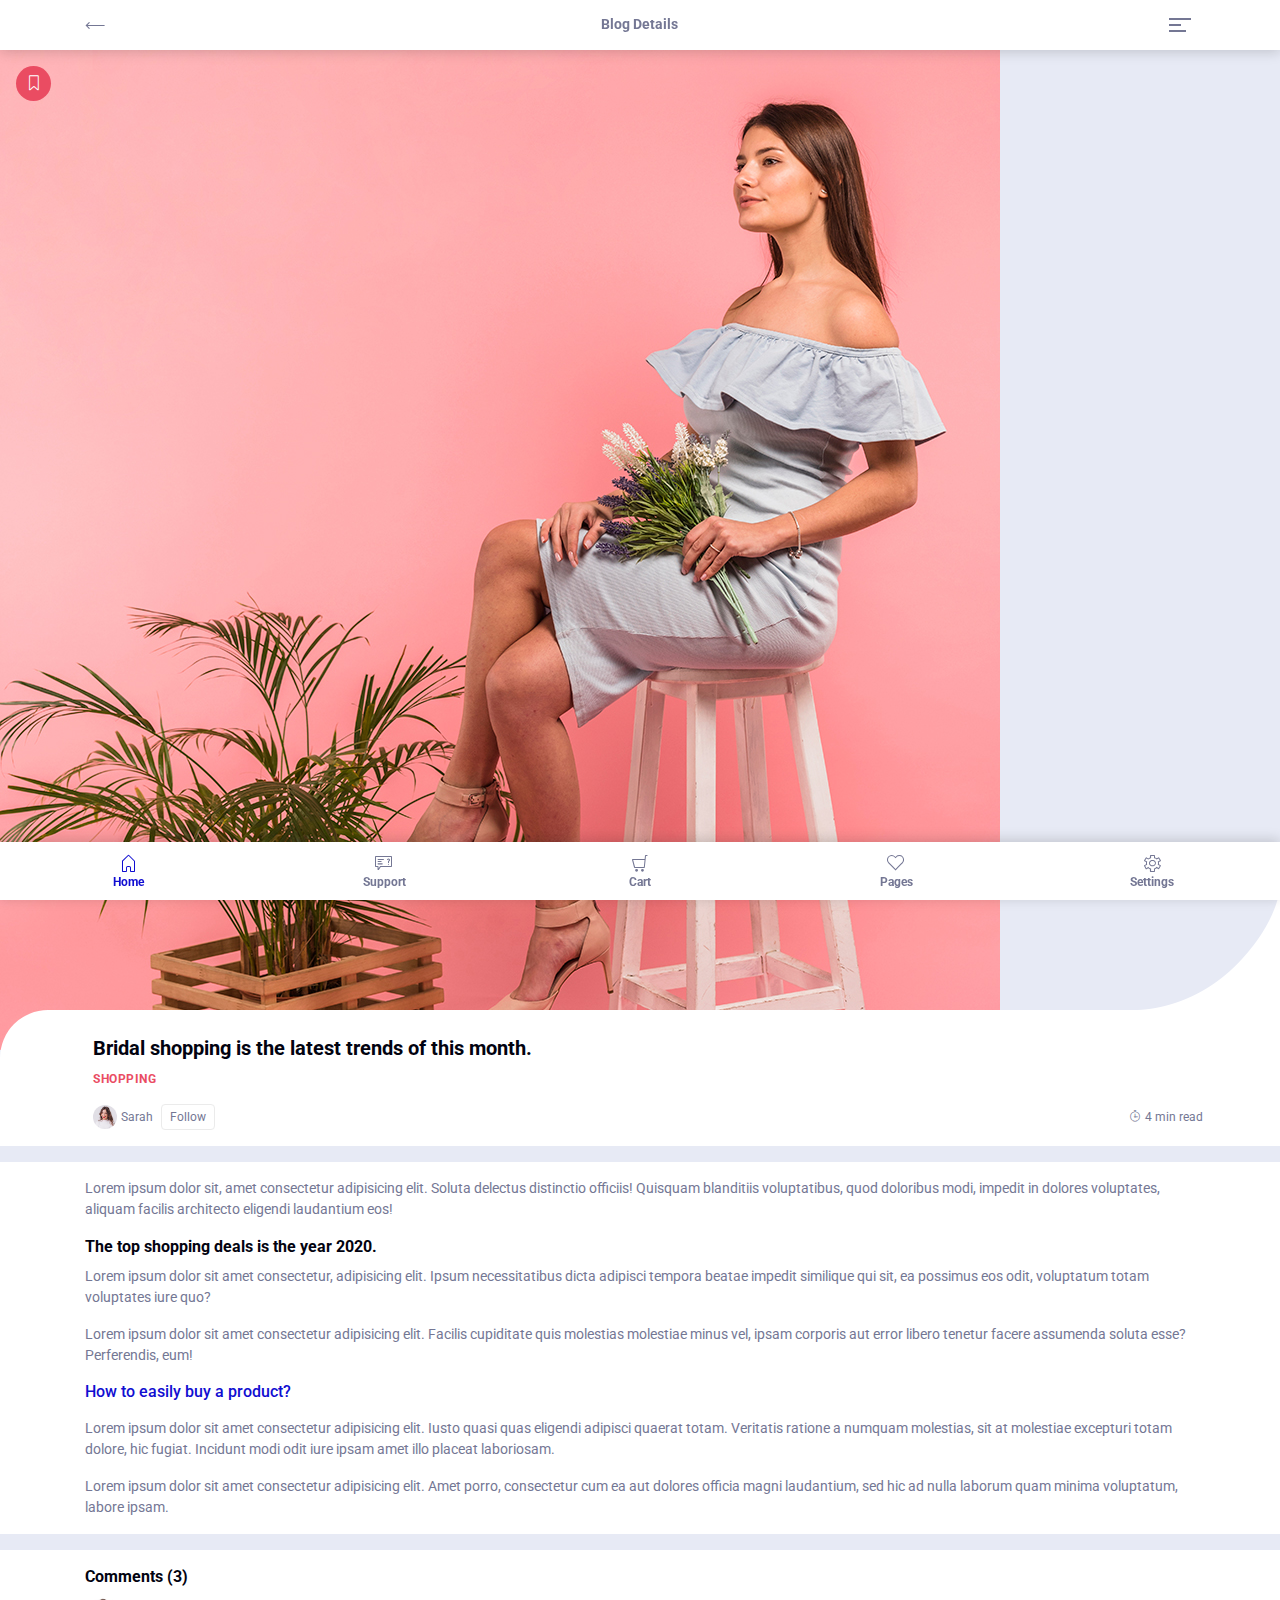
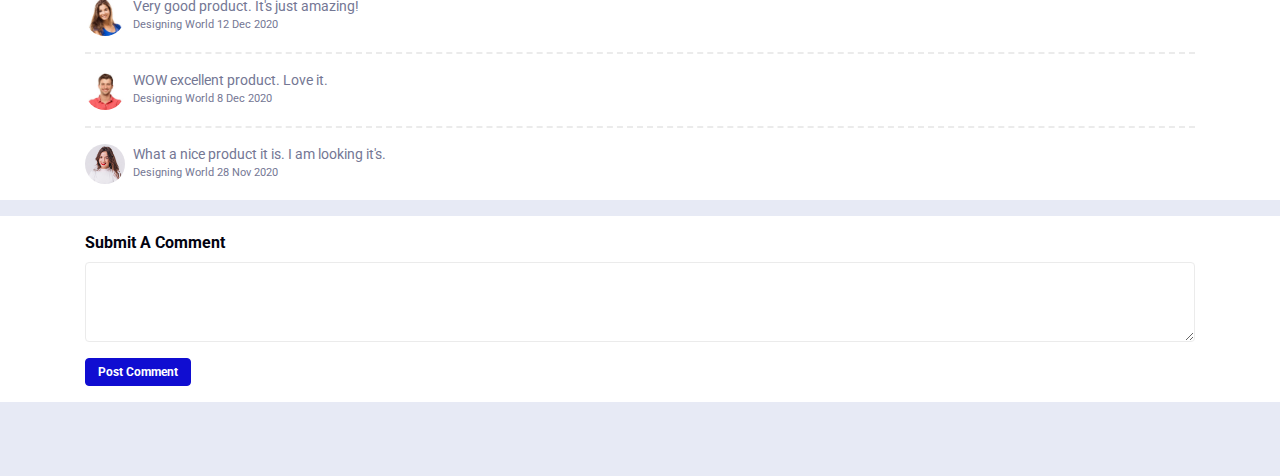
<file: suha-v1.3.0/blog-details.html>
<!DOCTYPE html>
<html lang="en">
  
<!-- Mirrored from demo.designing-world.com/suha-v1.3.0/blog-details.html by HTTrack Website Copier/3.x [XR&CO'2014], Thu, 30 Apr 2020 13:32:42 GMT -->
<head>
    <meta charset="utf-8">
    <meta name="viewport" content="width=device-width, initial-scale=1, shrink-to-fit=no">
    <meta name="description" content="">
    <meta http-equiv="X-UA-Compatible" content="IE=edge">
    <!-- The above 4 meta tags *must* come first in the head; any other head content must come *after* these tags-->
    <!-- Title-->
    <title>Suha - Multipurpose Ecommerce Mobile Template</title>
    <!-- Favicon-->
    <link rel="icon" href="img/core-img/favicon.ico">
    <!-- Stylesheet-->
    <link rel="stylesheet" href="style.css">
  </head>
  <body>
    <!-- Preloader-->
    <div class="preloader" id="preloader">
      <div class="spinner-grow text-secondary" role="status">
        <div class="sr-only">Loading...</div>
      </div>
    </div>
    <!-- Header Area-->
    <div class="header-area" id="headerArea">
      <div class="container h-100 d-flex align-items-center justify-content-between">
        <!-- Back Button-->
        <div class="back-button"><a href="blog-grid.html"><i class="lni-arrow-left"></i></a></div>
        <!-- Page Title-->
        <div class="page-heading">
          <h6 class="mb-0">Blog Details</h6>
        </div>
        <!-- Navbar Toggler-->
        <div class="suha-navbar-toggler d-flex justify-content-between flex-wrap" id="suhaNavbarToggler"><span></span><span></span><span></span></div>
      </div>
    </div>
    <!-- Sidenav Black Overlay-->
    <div class="sidenav-black-overlay"></div>
    <!-- Side Nav Wrapper-->
    <div class="suha-sidenav-wrapper" id="sidenavWrapper">
      <!-- Sidenav Profile-->
      <div class="sidenav-profile">
        <div class="user-profile"><img src="img/bg-img/9.jpg" alt=""></div>
        <div class="user-info">
          <h6 class="user-name mb-0">Suha Jannat</h6>
          <p class="available-balance">Balance <span>$<span class="counter">379.23</span></span></p>
        </div>
      </div>
      <!-- Sidenav Nav-->
      <ul class="sidenav-nav">
        <li><a href="profile.html"><i class="lni-user"></i>My Profile</a></li>
        <li><a href="notifications.html"><i class="lni-alarm lni-tada-effect"></i>Notifications<span class="ml-3 badge badge-warning">3</span></a></li>
        <li><a href="pages.html"><i class="lni-empty-file"></i>All Pages</a></li>
        <li><a href="wishlist-grid.html"><i class="lni-heart-filled"></i>My Wishlist</a></li>
        <li><a href="settings.html"><i class="lni-cog"></i>Settings</a></li>
        <li><a href="intro.html"><i class="lni-power-switch"></i>Sign Out</a></li>
      </ul>
      <!-- Go Back Button-->
      <div class="go-home-btn" id="goHomeBtn"><i class="lni-arrow-left"></i></div>
    </div>
    <div class="page-content-wrapper">
      <div class="blog-details-post-thumbnail">
        <!-- Single Post Image--><img src="img/bg-img/6.jpg" alt="">
        <!-- Post Bookmark--><a class="post-bookmark" href="#"><i class="lni-bookmark"></i></a>
      </div>
      <div class="product-description pb-3">
        <!-- Product Title & Meta Data-->
        <div class="product-title-meta-data bg-white mb-3 py-3">
          <div class="container">
            <h5 class="post-title">Bridal shopping is the latest trends of this month.</h5><a class="post-catagory mb-3 d-block" href="#">Shopping</a>
            <div class="post-meta-data d-flex align-items-center justify-content-between"><a class="d-flex align-items-center" href="#"><img src="img/bg-img/9.jpg" alt="">Sarah<span>Follow</span></a><span><i class="lni-timer"></i>4 min read</span></div>
          </div>
        </div>
        <div class="post-content bg-white py-3 mb-3">
          <div class="container">
            <p>Lorem ipsum dolor sit, amet consectetur adipisicing elit. Soluta delectus distinctio officiis! Quisquam blanditiis voluptatibus, quod doloribus modi, impedit in dolores voluptates, aliquam facilis architecto eligendi laudantium eos!</p>
            <h6>The top shopping deals is the year 2020.</h6>
            <p>Lorem ipsum dolor sit amet consectetur, adipisicing elit. Ipsum necessitatibus dicta adipisci tempora beatae impedit similique qui sit, ea possimus eos odit, voluptatum totam voluptates iure quo?</p>
            <p>Lorem ipsum dolor sit amet consectetur adipisicing elit. Facilis cupiditate quis molestias molestiae minus vel, ipsam corporis aut error libero tenetur facere assumenda soluta esse? Perferendis, eum!</p><a class="mb-3 d-block h6" href="#">How to easily buy a product?</a>
            <p>Lorem ipsum dolor sit amet consectetur adipisicing elit. Iusto quasi quas eligendi adipisci quaerat totam. Veritatis ratione a numquam molestias, sit at molestiae excepturi totam dolore, hic fugiat. Incidunt modi odit iure ipsam amet illo placeat laboriosam.</p>
            <p>Lorem ipsum dolor sit amet consectetur adipisicing elit. Amet porro, consectetur cum ea aut dolores officia magni laudantium, sed hic ad nulla laborum quam minima voluptatum, labore ipsam.</p>
          </div>
        </div>
        <!-- All Comments-->
        <div class="rating-and-review-wrapper bg-white py-3 mb-3">
          <div class="container">
            <h6>Comments (3)</h6>
            <div class="rating-review-content">
              <ul>
                <li class="single-user-review d-flex">
                  <div class="user-thumbnail mt-0"><img src="img/bg-img/7.jpg" alt=""></div>
                  <div class="rating-comment">
                    <p class="comment mb-0">Very good product. It's just amazing!</p><span class="name-date">Designing World 12 Dec 2020</span>
                  </div>
                </li>
                <li class="single-user-review d-flex">
                  <div class="user-thumbnail mt-0"><img src="img/bg-img/8.jpg" alt=""></div>
                  <div class="rating-comment">
                    <p class="comment mb-0">WOW excellent product. Love it.</p><span class="name-date">Designing World 8 Dec 2020</span>
                  </div>
                </li>
                <li class="single-user-review d-flex">
                  <div class="user-thumbnail mt-0"><img src="img/bg-img/9.jpg" alt=""></div>
                  <div class="rating-comment">
                    <p class="comment mb-0">What a nice product it is. I am looking it's.</p><span class="name-date">Designing World 28 Nov 2020</span>
                  </div>
                </li>
              </ul>
            </div>
          </div>
        </div>
        <!-- Comment Form-->
        <div class="ratings-submit-form bg-white py-3">
          <div class="container">
            <h6>Submit A Comment</h6>
            <form action="#" method="POST">
              <div class="form-group">
                <textarea class="form-control" id="comments" name="comment" cols="30" rows="10" data-max-length="200"></textarea>
              </div>
              <button class="btn btn-sm btn-primary" type="submit">Post Comment</button>
            </form>
          </div>
        </div>
      </div>
    </div>
    <!-- Footer Nav-->
    <div class="footer-nav-area" id="footerNav">
      <div class="suha-footer-nav h-100">
        <ul class="h-100 d-flex align-items-center justify-content-between">
          <li class="active"><a href="home.html"><i class="lni-home"></i>Home</a></li>
          <li><a href="message.html"><i class="lni-support"></i>Support</a></li>
          <li><a href="cart.html"><i class="lni-cart"></i>Cart</a></li>
          <li><a href="pages.html"><i class="lni-heart"></i>Pages</a></li>
          <li><a href="settings.html"><i class="lni-cog"></i>Settings</a></li>
        </ul>
      </div>
    </div>
    <!-- All JavaScript Files-->
    <script src="js/jquery.min.js"></script>
    <script src="js/popper.min.js"></script>
    <script src="js/bootstrap.min.js"></script>
    <script src="js/waypoints.min.js"></script>
    <script src="js/jquery.easing.min.js"></script>
    <script src="js/owl.carousel.min.js"></script>
    <script src="js/jquery.animatedheadline.min.js"></script>
    <script src="js/jquery.counterup.min.js"></script>
    <script src="js/wow.min.js"></script>
    <script src="js/jarallax.min.js"></script>
    <script src="js/jarallax-video.min.js"></script>
    <script src="js/default/jquery.passwordstrength.js"></script>
    <script src="js/default/dark-mode-switch.js"></script>
    <script src="js/default/active.js"></script>
  </body>

<!-- Mirrored from demo.designing-world.com/suha-v1.3.0/blog-details.html by HTTrack Website Copier/3.x [XR&CO'2014], Thu, 30 Apr 2020 13:32:42 GMT -->
</html>
</file>
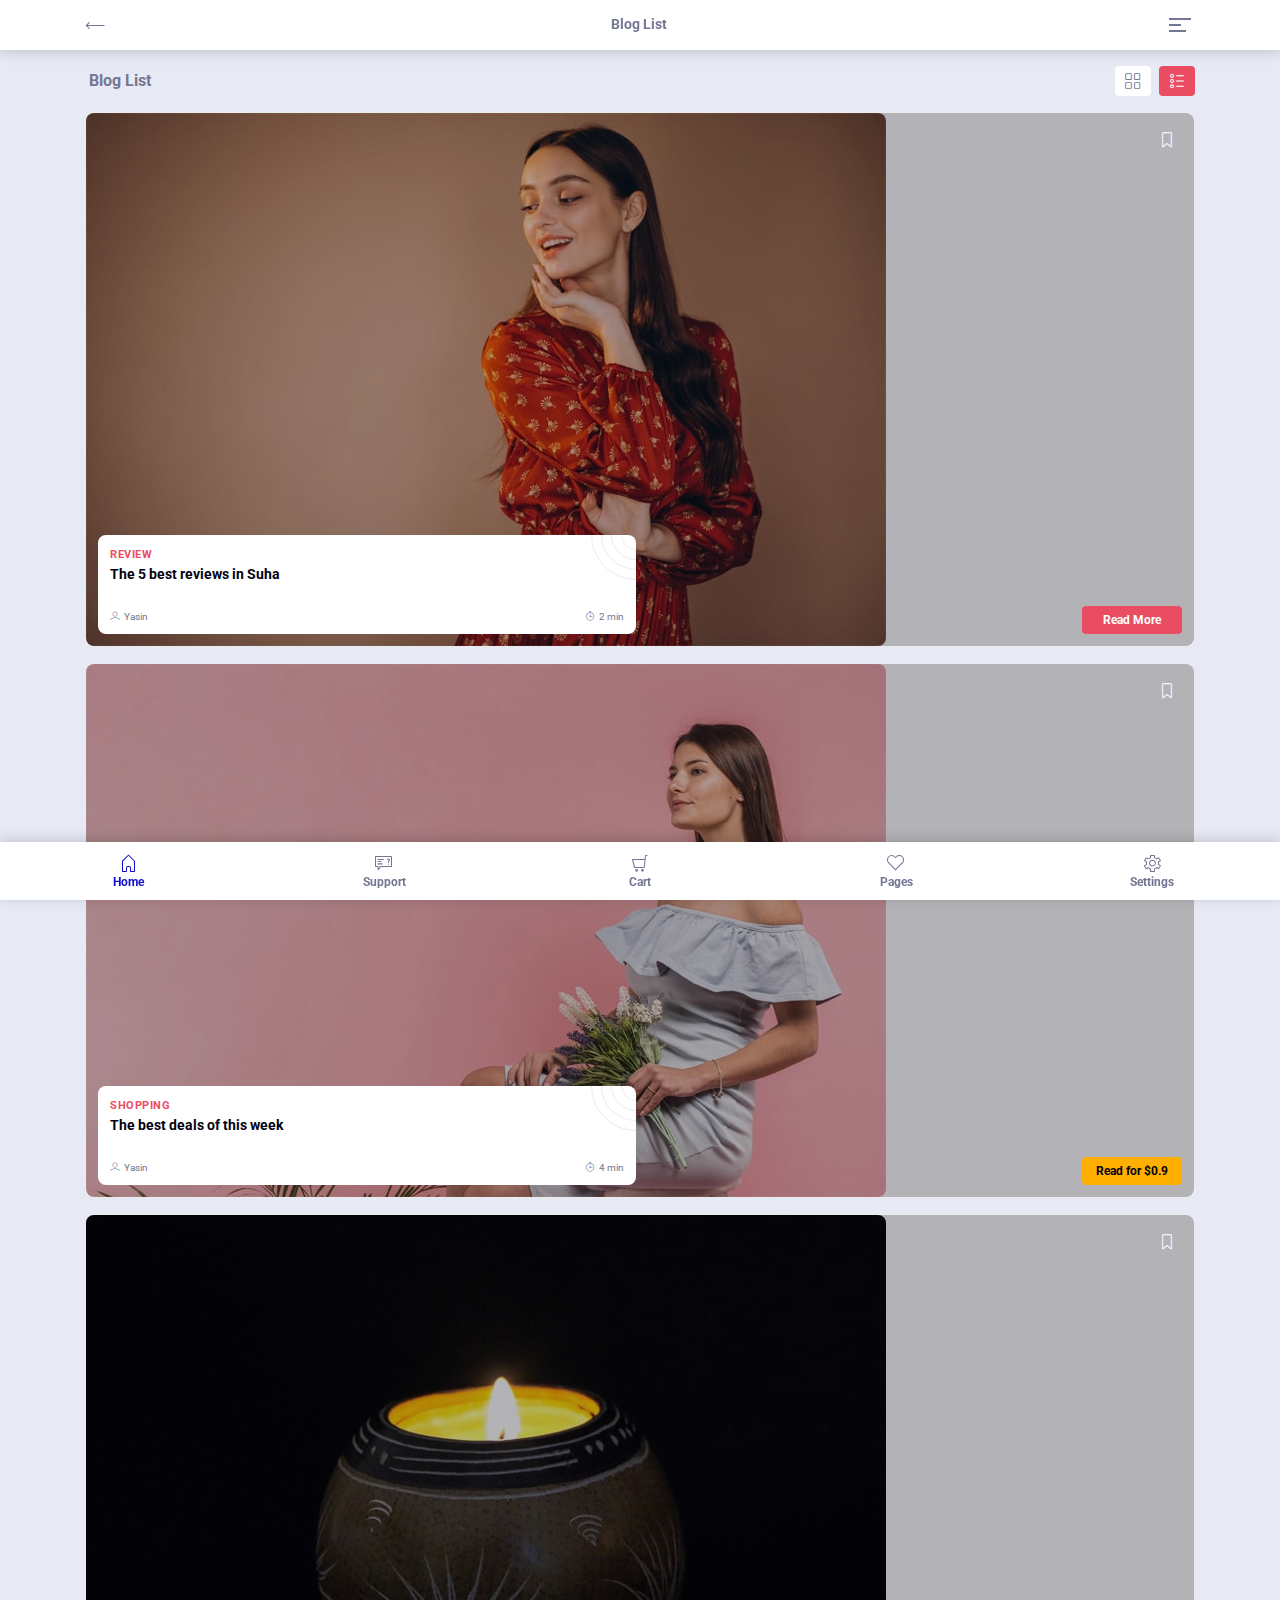
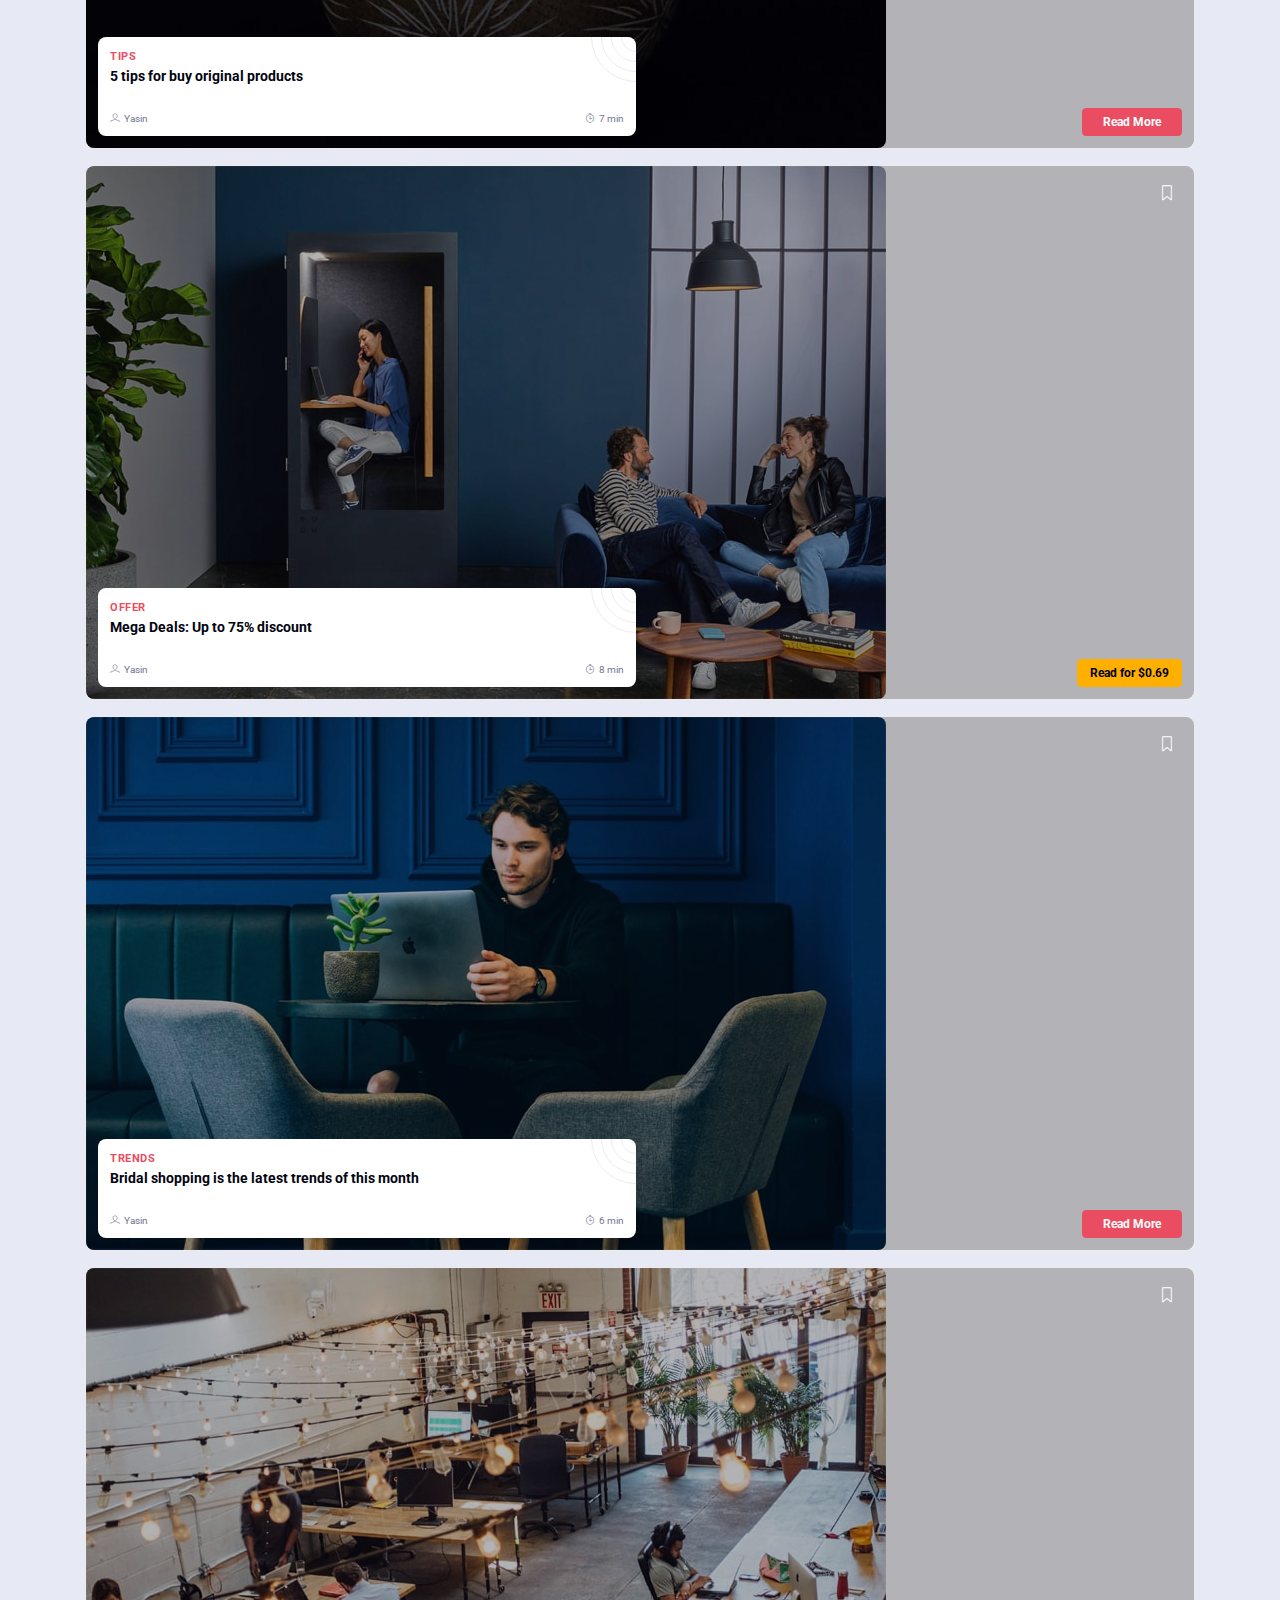
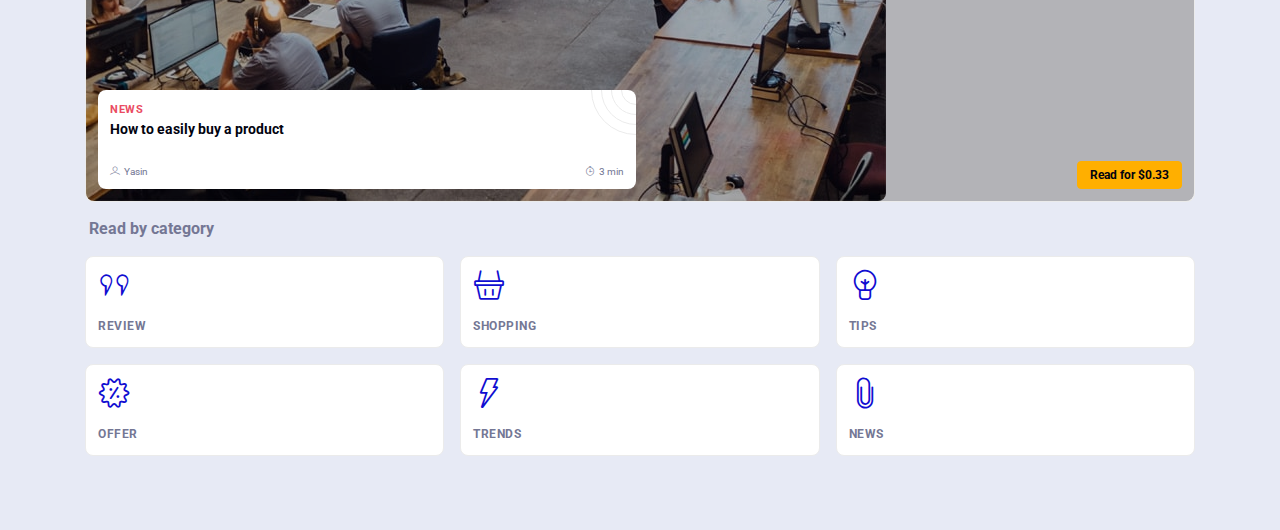
<file: suha-v1.3.0/blog-list.html>
<!DOCTYPE html>
<html lang="en">
  
<!-- Mirrored from demo.designing-world.com/suha-v1.3.0/blog-list.html by HTTrack Website Copier/3.x [XR&CO'2014], Thu, 30 Apr 2020 13:32:24 GMT -->
<head>
    <meta charset="utf-8">
    <meta name="viewport" content="width=device-width, initial-scale=1, shrink-to-fit=no">
    <meta name="description" content="">
    <meta http-equiv="X-UA-Compatible" content="IE=edge">
    <!-- The above 4 meta tags *must* come first in the head; any other head content must come *after* these tags-->
    <!-- Title-->
    <title>Suha - Multipurpose Ecommerce Mobile Template</title>
    <!-- Favicon-->
    <link rel="icon" href="img/core-img/favicon.ico">
    <!-- Stylesheet-->
    <link rel="stylesheet" href="style.css">
  </head>
  <body>
    <!-- Preloader-->
    <div class="preloader" id="preloader">
      <div class="spinner-grow text-secondary" role="status">
        <div class="sr-only">Loading...</div>
      </div>
    </div>
    <!-- Header Area-->
    <div class="header-area" id="headerArea">
      <div class="container h-100 d-flex align-items-center justify-content-between">
        <!-- Back Button-->
        <div class="back-button"><a href="home.html"><i class="lni-arrow-left"></i></a></div>
        <!-- Page Title-->
        <div class="page-heading">
          <h6 class="mb-0">Blog List</h6>
        </div>
        <!-- Navbar Toggler-->
        <div class="suha-navbar-toggler d-flex justify-content-between flex-wrap" id="suhaNavbarToggler"><span></span><span></span><span></span></div>
      </div>
    </div>
    <!-- Sidenav Black Overlay-->
    <div class="sidenav-black-overlay"></div>
    <!-- Side Nav Wrapper-->
    <div class="suha-sidenav-wrapper" id="sidenavWrapper">
      <!-- Sidenav Profile-->
      <div class="sidenav-profile">
        <div class="user-profile"><img src="img/bg-img/9.jpg" alt=""></div>
        <div class="user-info">
          <h6 class="user-name mb-0">Suha Jannat</h6>
          <p class="available-balance">Balance <span>$<span class="counter">379.23</span></span></p>
        </div>
      </div>
      <!-- Sidenav Nav-->
      <ul class="sidenav-nav">
        <li><a href="profile.html"><i class="lni-user"></i>My Profile</a></li>
        <li><a href="notifications.html"><i class="lni-alarm lni-tada-effect"></i>Notifications<span class="ml-3 badge badge-warning">3</span></a></li>
        <li><a href="pages.html"><i class="lni-empty-file"></i>All Pages</a></li>
        <li><a href="wishlist-grid.html"><i class="lni-heart-filled"></i>My Wishlist</a></li>
        <li><a href="settings.html"><i class="lni-cog"></i>Settings</a></li>
        <li><a href="intro.html"><i class="lni-power-switch"></i>Sign Out</a></li>
      </ul>
      <!-- Go Back Button-->
      <div class="go-home-btn" id="goHomeBtn"><i class="lni-arrow-left"></i></div>
    </div>
    <div class="page-content-wrapper">
      <!-- Top Products-->
      <div class="top-products-area pt-3">
        <div class="container">
          <div class="section-heading d-flex align-items-center justify-content-between">
            <h6 class="ml-1">Blog List</h6>
            <!-- Layout Options-->
            <div class="layout-options"><a href="blog-grid.html"><i class="lni-grid-alt"></i></a><a class="active" href="blog-list.html"><i class="lni-radio-button"></i></a></div>
          </div>
          <div class="row">
            <!-- Single Blog Card-->
            <div class="col-12">
              <div class="card blog-card list-card mb-3">
                <!-- Post Image-->
                <div class="post-img"><img src="img/bg-img/12.jpg" alt=""></div>
                <!-- Post Bookmark--><a class="post-bookmark" href="#"><i class="lni-bookmark"></i></a>
                <!-- Read More Button--><a class="btn btn-danger btn-sm read-more-btn" href="blog-details.html">Read More</a>
                <!-- Post Content-->
                <div class="post-content">
                  <div class="bg-shapes">
                    <div class="circle1"></div>
                    <div class="circle2"></div>
                    <div class="circle3"></div>
                    <div class="circle4"></div>
                  </div>
                  <!-- Post Catagory--><a class="post-catagory d-block" href="#">Review</a>
                  <!-- Post Title--><a class="post-title d-block" href="blog-details.html">The 5 best reviews in Suha</a>
                  <!-- Post Meta-->
                  <div class="post-meta d-flex align-items-center justify-content-between flex-wrap"><a href="#"><i class="lni-user"></i>Yasin</a><span><i class="lni-timer"></i>2 min</span></div>
                </div>
              </div>
            </div>
            <!-- Single Blog Card-->
            <div class="col-12">
              <div class="card blog-card list-card mb-3">
                <!-- Post Image-->
                <div class="post-img"><img src="img/bg-img/13.jpg" alt=""></div>
                <!-- Post Bookmark--><a class="post-bookmark" href="#"><i class="lni-bookmark"></i></a>
                <!-- Read More Button--><a class="btn btn-warning btn-sm read-more-btn" href="blog-details.html">Read for $0.9</a>
                <!-- Post Content-->
                <div class="post-content">
                  <div class="bg-shapes">
                    <div class="circle1"></div>
                    <div class="circle2"></div>
                    <div class="circle3"></div>
                    <div class="circle4"></div>
                  </div>
                  <!-- Post Catagory--><a class="post-catagory d-block" href="#">Shopping</a>
                  <!-- Post Title--><a class="post-title d-block" href="blog-details.html">The best deals of this week</a>
                  <!-- Post Meta-->
                  <div class="post-meta d-flex align-items-center justify-content-between flex-wrap"><a href="#"><i class="lni-user"></i>Yasin</a><span><i class="lni-timer"></i>4 min</span></div>
                </div>
              </div>
            </div>
            <!-- Single Blog Card-->
            <div class="col-12">
              <div class="card blog-card list-card mb-3">
                <!-- Post Image-->
                <div class="post-img"><img src="img/bg-img/14.jpg" alt=""></div>
                <!-- Post Bookmark--><a class="post-bookmark" href="#"><i class="lni-bookmark"></i></a>
                <!-- Read More Button--><a class="btn btn-danger btn-sm read-more-btn" href="blog-details.html">Read More</a>
                <!-- Post Content-->
                <div class="post-content">
                  <div class="bg-shapes">
                    <div class="circle1"></div>
                    <div class="circle2"></div>
                    <div class="circle3"></div>
                    <div class="circle4"></div>
                  </div>
                  <!-- Post Catagory--><a class="post-catagory d-block" href="#">Tips</a>
                  <!-- Post Title--><a class="post-title d-block" href="blog-details.html">5 tips for buy original products</a>
                  <!-- Post Meta-->
                  <div class="post-meta d-flex align-items-center justify-content-between flex-wrap"><a href="#"><i class="lni-user"></i>Yasin</a><span><i class="lni-timer"></i>7 min</span></div>
                </div>
              </div>
            </div>
            <!-- Single Blog Card-->
            <div class="col-12">
              <div class="card blog-card list-card mb-3">
                <!-- Post Image-->
                <div class="post-img"><img src="img/bg-img/15.jpg" alt=""></div>
                <!-- Post Bookmark--><a class="post-bookmark" href="#"><i class="lni-bookmark"></i></a>
                <!-- Read More Button--><a class="btn btn-warning btn-sm read-more-btn" href="blog-details.html">Read for $0.69</a>
                <!-- Post Content-->
                <div class="post-content">
                  <div class="bg-shapes">
                    <div class="circle1"></div>
                    <div class="circle2"></div>
                    <div class="circle3"></div>
                    <div class="circle4"></div>
                  </div>
                  <!-- Post Catagory--><a class="post-catagory d-block" href="#">Offer</a>
                  <!-- Post Title--><a class="post-title d-block" href="blog-details.html">Mega Deals: Up to 75% discount</a>
                  <!-- Post Meta-->
                  <div class="post-meta d-flex align-items-center justify-content-between flex-wrap"><a href="#"><i class="lni-user"></i>Yasin</a><span><i class="lni-timer"></i>8 min</span></div>
                </div>
              </div>
            </div>
            <!-- Single Blog Card-->
            <div class="col-12">
              <div class="card blog-card list-card mb-3">
                <!-- Post Image-->
                <div class="post-img"><img src="img/bg-img/16.jpg" alt=""></div>
                <!-- Post Bookmark--><a class="post-bookmark" href="#"><i class="lni-bookmark"></i></a>
                <!-- Read More Button--><a class="btn btn-danger btn-sm read-more-btn" href="blog-details.html">Read More</a>
                <!-- Post Content-->
                <div class="post-content">
                  <div class="bg-shapes">
                    <div class="circle1"></div>
                    <div class="circle2"></div>
                    <div class="circle3"></div>
                    <div class="circle4"></div>
                  </div>
                  <!-- Post Catagory--><a class="post-catagory d-block" href="#">Trends</a>
                  <!-- Post Title--><a class="post-title d-block" href="blog-details.html">Bridal shopping is the latest trends of this month</a>
                  <!-- Post Meta-->
                  <div class="post-meta d-flex align-items-center justify-content-between flex-wrap"><a href="#"><i class="lni-user"></i>Yasin</a><span><i class="lni-timer"></i>6 min</span></div>
                </div>
              </div>
            </div>
            <!-- Single Blog Card-->
            <div class="col-12">
              <div class="card blog-card list-card mb-3">
                <!-- Post Image-->
                <div class="post-img"><img src="img/bg-img/17.jpg" alt=""></div>
                <!-- Post Bookmark--><a class="post-bookmark" href="#"><i class="lni-bookmark"></i></a>
                <!-- Read More Button--><a class="btn btn-warning btn-sm read-more-btn" href="blog-details.html">Read for $0.33</a>
                <!-- Post Content-->
                <div class="post-content">
                  <div class="bg-shapes">
                    <div class="circle1"></div>
                    <div class="circle2"></div>
                    <div class="circle3"></div>
                    <div class="circle4"></div>
                  </div>
                  <!-- Post Catagory--><a class="post-catagory d-block" href="#">News</a>
                  <!-- Post Title--><a class="post-title d-block" href="blog-details.html">How to easily buy a product</a>
                  <!-- Post Meta-->
                  <div class="post-meta d-flex align-items-center justify-content-between flex-wrap"><a href="#"><i class="lni-user"></i>Yasin</a><span><i class="lni-timer"></i>3 min</span></div>
                </div>
              </div>
            </div>
          </div>
        </div>
        <div class="container">
          <div class="section-heading">
            <h6 class="ml-1">Read by category</h6>
          </div>
          <div class="row">
            <!-- Single Blog Catagory-->
            <div class="col-6 col-sm-4">
              <div class="card blog-catagory-card mb-3">
                <div class="card-body"><a href="#"><i class="lni-quotation"></i><span class="d-block">Review</span></a></div>
              </div>
            </div>
            <!-- Single Blog Catagory-->
            <div class="col-6 col-sm-4">
              <div class="card blog-catagory-card mb-3">
                <div class="card-body"><a href="#"><i class="lni-shopping-basket"></i><span class="d-block">Shopping</span></a></div>
              </div>
            </div>
            <!-- Single Blog Catagory-->
            <div class="col-6 col-sm-4">
              <div class="card blog-catagory-card mb-3">
                <div class="card-body"><a href="#"><i class="lni-bulb"></i><span class="d-block">Tips</span></a></div>
              </div>
            </div>
            <!-- Single Blog Catagory-->
            <div class="col-6 col-sm-4">
              <div class="card blog-catagory-card mb-3">
                <div class="card-body"><a href="#"><i class="lni-offer"></i><span class="d-block">Offer</span></a></div>
              </div>
            </div>
            <!-- Single Blog Catagory-->
            <div class="col-6 col-sm-4">
              <div class="card blog-catagory-card mb-3">
                <div class="card-body"><a href="#"><i class="lni-bolt-alt"></i><span class="d-block">Trends</span></a></div>
              </div>
            </div>
            <!-- Single Blog Catagory-->
            <div class="col-6 col-sm-4">
              <div class="card blog-catagory-card mb-3">
                <div class="card-body"><a href="#"><i class="lni-paperclip"></i><span class="d-block">News</span></a></div>
              </div>
            </div>
          </div>
        </div>
      </div>
    </div>
    <!-- Footer Nav-->
    <div class="footer-nav-area" id="footerNav">
      <div class="suha-footer-nav h-100">
        <ul class="h-100 d-flex align-items-center justify-content-between">
          <li class="active"><a href="home.html"><i class="lni-home"></i>Home</a></li>
          <li><a href="message.html"><i class="lni-support"></i>Support</a></li>
          <li><a href="cart.html"><i class="lni-cart"></i>Cart</a></li>
          <li><a href="pages.html"><i class="lni-heart"></i>Pages</a></li>
          <li><a href="settings.html"><i class="lni-cog"></i>Settings</a></li>
        </ul>
      </div>
    </div>
    <!-- All JavaScript Files-->
    <script src="js/jquery.min.js"></script>
    <script src="js/popper.min.js"></script>
    <script src="js/bootstrap.min.js"></script>
    <script src="js/waypoints.min.js"></script>
    <script src="js/jquery.easing.min.js"></script>
    <script src="js/owl.carousel.min.js"></script>
    <script src="js/jquery.animatedheadline.min.js"></script>
    <script src="js/jquery.counterup.min.js"></script>
    <script src="js/wow.min.js"></script>
    <script src="js/jarallax.min.js"></script>
    <script src="js/jarallax-video.min.js"></script>
    <script src="js/default/jquery.passwordstrength.js"></script>
    <script src="js/default/dark-mode-switch.js"></script>
    <script src="js/default/active.js"></script>
  </body>

<!-- Mirrored from demo.designing-world.com/suha-v1.3.0/blog-list.html by HTTrack Website Copier/3.x [XR&CO'2014], Thu, 30 Apr 2020 13:32:32 GMT -->
</html>
</file>
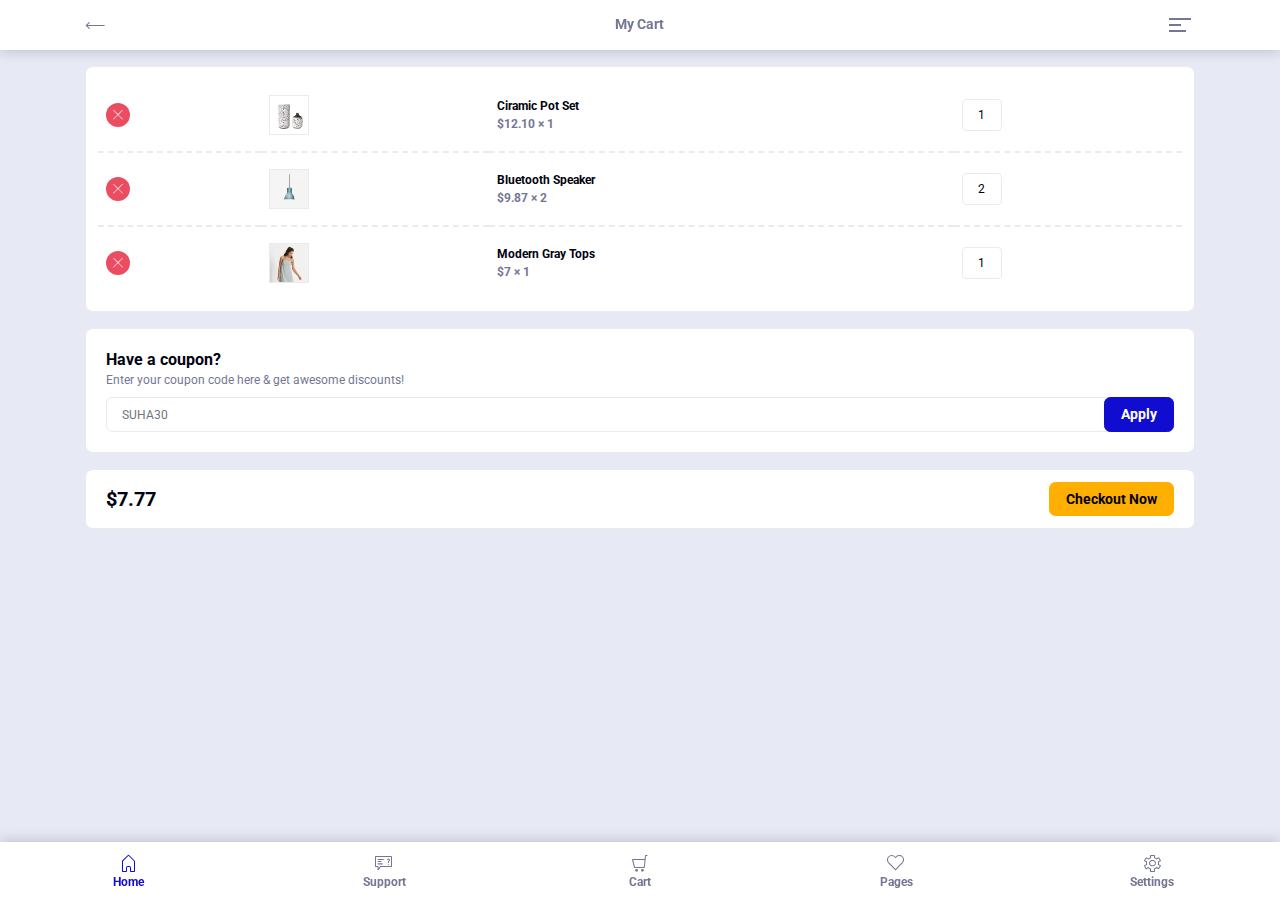
<file: suha-v1.3.0/cart.html>
<!DOCTYPE html>
<html lang="en">
  
<!-- Mirrored from demo.designing-world.com/suha-v1.3.0/cart.html by HTTrack Website Copier/3.x [XR&CO'2014], Thu, 30 Apr 2020 13:30:54 GMT -->
<head>
    <meta charset="utf-8">
    <meta name="viewport" content="width=device-width, initial-scale=1, shrink-to-fit=no">
    <meta name="description" content="">
    <meta http-equiv="X-UA-Compatible" content="IE=edge">
    <!-- The above 4 meta tags *must* come first in the head; any other head content must come *after* these tags-->
    <!-- Title-->
    <title>Suha - Multipurpose Ecommerce Mobile Template</title>
    <!-- Favicon-->
    <link rel="icon" href="img/core-img/favicon.ico">
    <!-- Stylesheet-->
    <link rel="stylesheet" href="style.css">
  </head>
  <body>
    <!-- Preloader-->
    <div class="preloader" id="preloader">
      <div class="spinner-grow text-secondary" role="status">
        <div class="sr-only">Loading...</div>
      </div>
    </div>
    <!-- Header Area-->
    <div class="header-area" id="headerArea">
      <div class="container h-100 d-flex align-items-center justify-content-between">
        <!-- Back Button-->
        <div class="back-button"><a href="shop-grid.html"><i class="lni-arrow-left"></i></a></div>
        <!-- Page Title-->
        <div class="page-heading">
          <h6 class="mb-0">My Cart</h6>
        </div>
        <!-- Navbar Toggler-->
        <div class="suha-navbar-toggler d-flex justify-content-between flex-wrap" id="suhaNavbarToggler"><span></span><span></span><span></span></div>
      </div>
    </div>
    <!-- Sidenav Black Overlay-->
    <div class="sidenav-black-overlay"></div>
    <!-- Side Nav Wrapper-->
    <div class="suha-sidenav-wrapper" id="sidenavWrapper">
      <!-- Sidenav Profile-->
      <div class="sidenav-profile">
        <div class="user-profile"><img src="img/bg-img/9.jpg" alt=""></div>
        <div class="user-info">
          <h6 class="user-name mb-0">Suha Jannat</h6>
          <p class="available-balance">Balance <span>$<span class="counter">379.23</span></span></p>
        </div>
      </div>
      <!-- Sidenav Nav-->
      <ul class="sidenav-nav">
        <li><a href="profile.html"><i class="lni-user"></i>My Profile</a></li>
        <li><a href="notifications.html"><i class="lni-alarm lni-tada-effect"></i>Notifications<span class="ml-3 badge badge-warning">3</span></a></li>
        <li><a href="pages.html"><i class="lni-empty-file"></i>All Pages</a></li>
        <li><a href="wishlist-grid.html"><i class="lni-heart-filled"></i>My Wishlist</a></li>
        <li><a href="settings.html"><i class="lni-cog"></i>Settings</a></li>
        <li><a href="intro.html"><i class="lni-power-switch"></i>Sign Out</a></li>
      </ul>
      <!-- Go Back Button-->
      <div class="go-home-btn" id="goHomeBtn"><i class="lni-arrow-left"></i></div>
    </div>
    <div class="page-content-wrapper">
      <div class="container">
        <!-- Cart Wrapper-->
        <div class="cart-wrapper-area py-3">
          <div class="cart-table card mb-3">
            <div class="table-responsive card-body">
              <table class="table mb-0">
                <tbody>
                  <tr>
                    <th scope="row"><a class="remove-product" href="#"><i class="lni-close"></i></a></th>
                    <td><img src="img/product/5.jpg" alt=""></td>
                    <td><a href="single-product.html">Ciramic Pot Set<span>$12.10 × 1</span></a></td>
                    <td>
                      <div class="quantity">
                        <input class="qty-text" type="text" value="1">
                      </div>
                    </td>
                  </tr>
                  <tr>
                    <th scope="row"><a class="remove-product" href="#"><i class="lni-close"></i></a></th>
                    <td><img src="img/product/6.jpg" alt=""></td>
                    <td><a href="single-product.html">Bluetooth Speaker<span>$9.87 × 2</span></a></td>
                    <td>
                      <div class="quantity">
                        <input class="qty-text" type="text" value="2">
                      </div>
                    </td>
                  </tr>
                  <tr>
                    <th scope="row"><a class="remove-product" href="#"><i class="lni-close"></i></a></th>
                    <td><img src="img/product/7.jpg" alt=""></td>
                    <td><a href="single-product.html">Modern Gray Tops<span>$7 × 1</span></a></td>
                    <td>
                      <div class="quantity">
                        <input class="qty-text" type="text" value="1">
                      </div>
                    </td>
                  </tr>
                </tbody>
              </table>
            </div>
          </div>
          <!-- Coupon Area-->
          <div class="card coupon-card mb-3">
            <div class="card-body">
              <div class="apply-coupon">
                <h6 class="mb-0">Have a coupon?</h6>
                <p class="mb-2">Enter your coupon code here &amp; get awesome discounts!</p>
                <div class="coupon-form">
                  <form action="#">
                    <input class="form-control" type="text" placeholder="SUHA30">
                    <button class="btn btn-primary" type="submit">Apply</button>
                  </form>
                </div>
              </div>
            </div>
          </div>
          <!-- Cart Amount Area-->
          <div class="card cart-amount-area">
            <div class="card-body d-flex align-items-center justify-content-between">
              <h5 class="total-price mb-0">$<span class="counter">38.84</span></h5><a class="btn btn-warning" href="checkout.html">Checkout Now</a>
            </div>
          </div>
        </div>
      </div>
    </div>
    <!-- Footer Nav-->
    <div class="footer-nav-area" id="footerNav">
      <div class="suha-footer-nav h-100">
        <ul class="h-100 d-flex align-items-center justify-content-between">
          <li class="active"><a href="home.html"><i class="lni-home"></i>Home</a></li>
          <li><a href="message.html"><i class="lni-support"></i>Support</a></li>
          <li><a href="cart.html"><i class="lni-cart"></i>Cart</a></li>
          <li><a href="pages.html"><i class="lni-heart"></i>Pages</a></li>
          <li><a href="settings.html"><i class="lni-cog"></i>Settings</a></li>
        </ul>
      </div>
    </div>
    <!-- All JavaScript Files-->
    <script src="js/jquery.min.js"></script>
    <script src="js/popper.min.js"></script>
    <script src="js/bootstrap.min.js"></script>
    <script src="js/waypoints.min.js"></script>
    <script src="js/jquery.easing.min.js"></script>
    <script src="js/owl.carousel.min.js"></script>
    <script src="js/jquery.animatedheadline.min.js"></script>
    <script src="js/jquery.counterup.min.js"></script>
    <script src="js/wow.min.js"></script>
    <script src="js/jarallax.min.js"></script>
    <script src="js/jarallax-video.min.js"></script>
    <script src="js/default/jquery.passwordstrength.js"></script>
    <script src="js/default/dark-mode-switch.js"></script>
    <script src="js/default/active.js"></script>
  </body>

<!-- Mirrored from demo.designing-world.com/suha-v1.3.0/cart.html by HTTrack Website Copier/3.x [XR&CO'2014], Thu, 30 Apr 2020 13:30:54 GMT -->
</html>
</file>
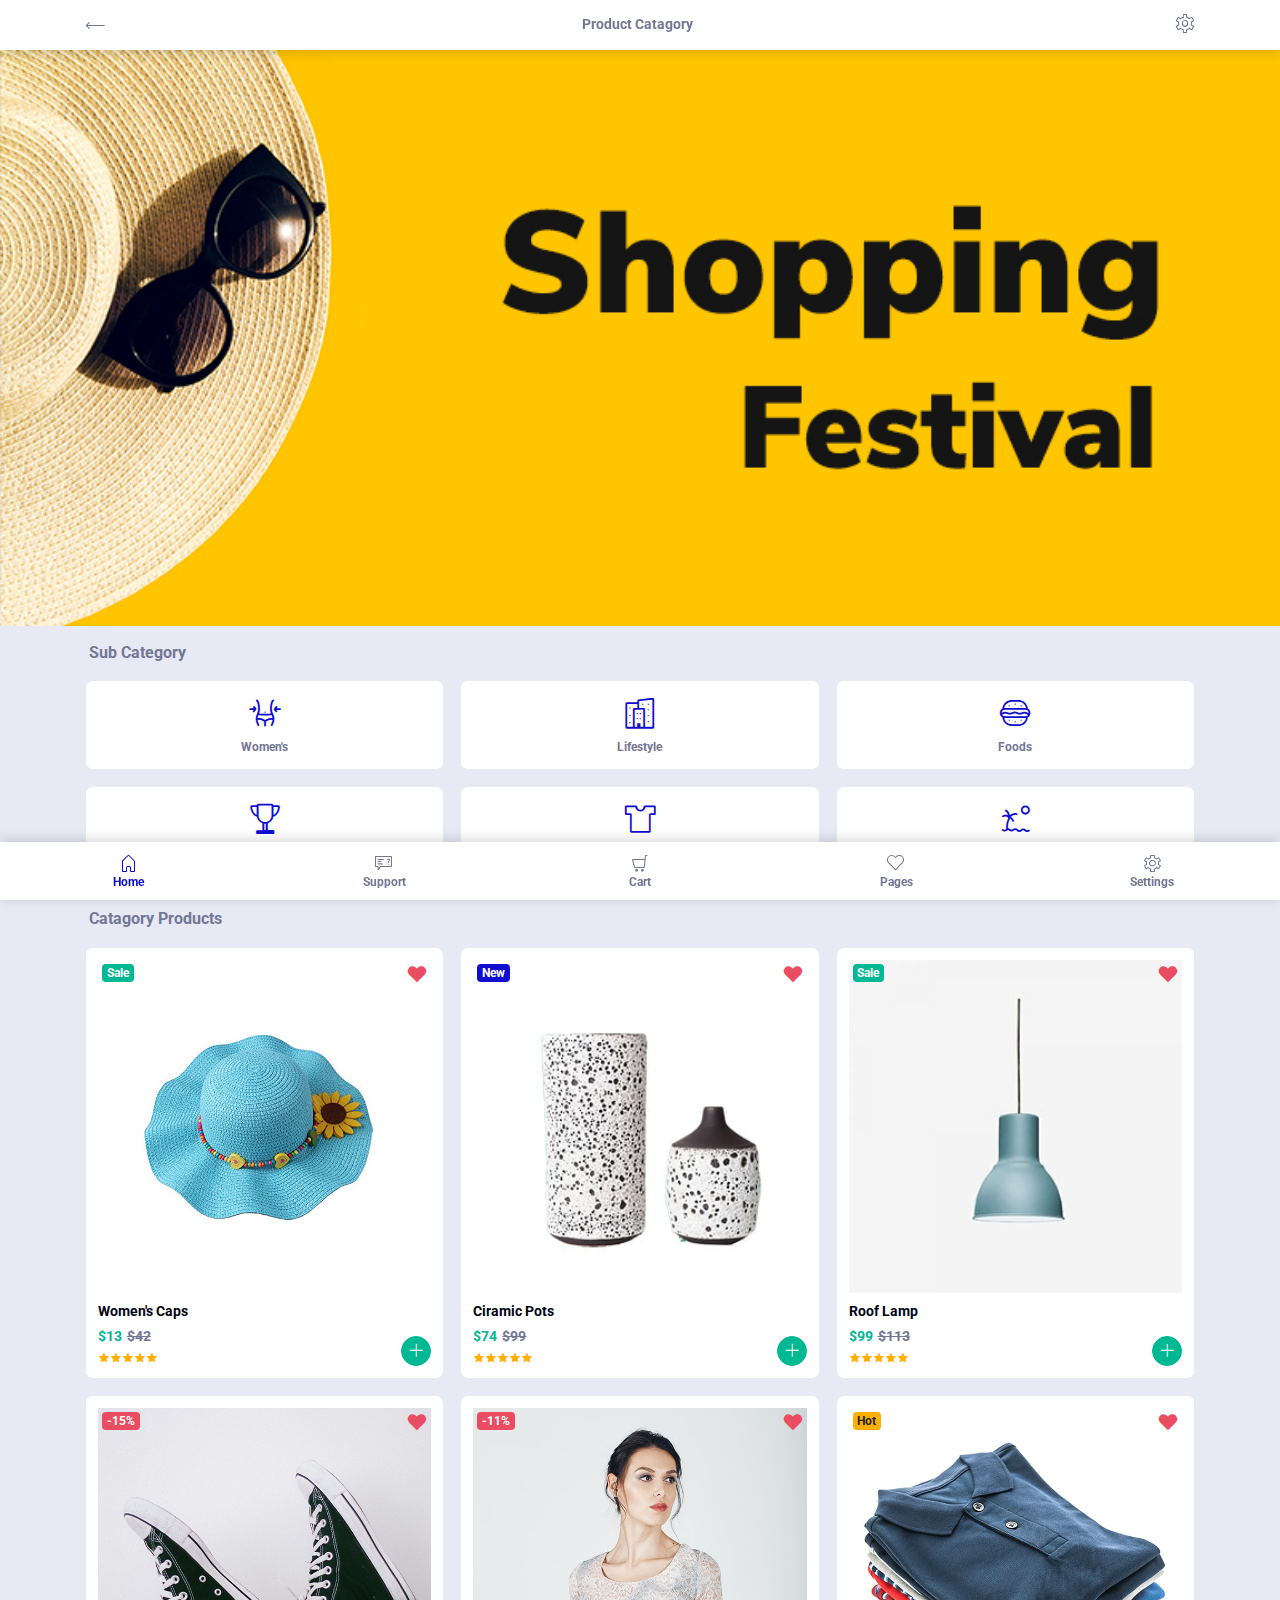
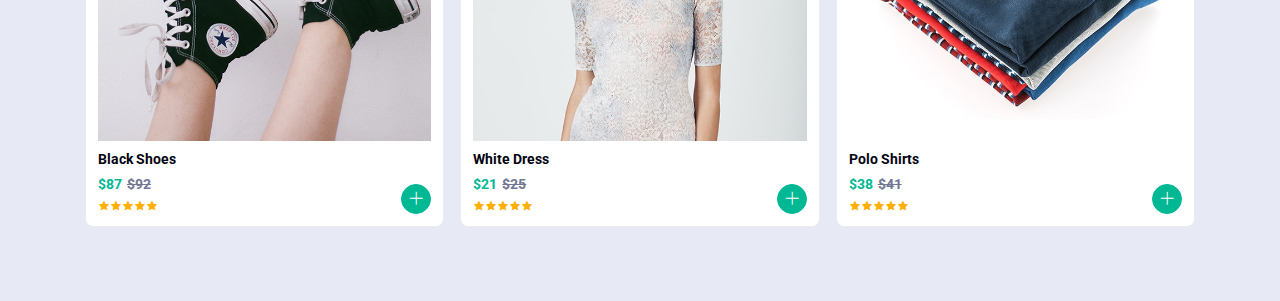
<file: suha-v1.3.0/catagory.html>
<!DOCTYPE html>
<html lang="en">
  
<!-- Mirrored from demo.designing-world.com/suha-v1.3.0/catagory.html by HTTrack Website Copier/3.x [XR&CO'2014], Thu, 30 Apr 2020 13:30:17 GMT -->
<head>
    <meta charset="utf-8">
    <meta name="viewport" content="width=device-width, initial-scale=1, shrink-to-fit=no">
    <meta name="description" content="">
    <meta http-equiv="X-UA-Compatible" content="IE=edge">
    <!-- The above 4 meta tags *must* come first in the head; any other head content must come *after* these tags-->
    <!-- Title-->
    <title>Suha - Multipurpose Ecommerce Mobile Template</title>
    <!-- Favicon-->
    <link rel="icon" href="img/core-img/favicon.ico">
    <!-- Stylesheet-->
    <link rel="stylesheet" href="style.css">
  </head>
  <body>
    <!-- Preloader-->
    <div class="preloader" id="preloader">
      <div class="spinner-grow text-secondary" role="status">
        <div class="sr-only">Loading...</div>
      </div>
    </div>
    <!-- Header Area-->
    <div class="header-area" id="headerArea">
      <div class="container h-100 d-flex align-items-center justify-content-between">
        <!-- Back Button-->
        <div class="back-button"><a href="home.html"><i class="lni-arrow-left"></i></a></div>
        <!-- Page Title-->
        <div class="page-heading">
          <h6 class="mb-0">Product Catagory</h6>
        </div>
        <!-- Filter Option-->
        <div class="filter-option" id="suhaNavbarToggler"><i class="lni-cog"></i></div>
      </div>
    </div>
    <!-- Sidenav Black Overlay-->
    <div class="sidenav-black-overlay"></div>
    <!-- Side Nav Wrapper-->
    <div class="suha-sidenav-wrapper filter-nav" id="sidenavWrapper">
      <!-- Catagory Sidebar Area-->
      <div class="catagory-sidebar-area">
        <!-- Filter Title-->
        <h5 class="mb-3">Filter</h5>
        <!-- Catagory-->
        <div class="widget catagory mb-4">
          <h6 class="widget-title mb-3">Product Brand</h6>
          <div class="widget-desc">
            <!-- Single Checkbox-->
            <div class="custom-control custom-checkbox d-flex align-items-center mb-2">
              <input class="custom-control-input" id="customCheck1" type="checkbox">
              <label class="custom-control-label" for="customCheck1">Zara</label>
            </div>
            <!-- Single Checkbox-->
            <div class="custom-control custom-checkbox d-flex align-items-center mb-2">
              <input class="custom-control-input" id="customCheck2" type="checkbox">
              <label class="custom-control-label" for="customCheck2">Gucci</label>
            </div>
            <!-- Single Checkbox-->
            <div class="custom-control custom-checkbox d-flex align-items-center mb-2">
              <input class="custom-control-input" id="customCheck3" type="checkbox">
              <label class="custom-control-label" for="customCheck3">Addidas</label>
            </div>
            <!-- Single Checkbox-->
            <div class="custom-control custom-checkbox d-flex align-items-center mb-2">
              <input class="custom-control-input" id="customCheck4" type="checkbox">
              <label class="custom-control-label" for="customCheck4">Nike</label>
            </div>
            <!-- Single Checkbox-->
            <div class="custom-control custom-checkbox d-flex align-items-center mb-2">
              <input class="custom-control-input" id="customCheck5" type="checkbox">
              <label class="custom-control-label" for="customCheck5">Denim</label>
            </div>
          </div>
        </div>
        <!-- Color-->
        <div class="widget color mb-4">
          <h6 class="widget-title mb-3">Color Family</h6>
          <div class="widget-desc">
            <!-- Single Checkbox-->
            <div class="custom-control custom-checkbox d-flex align-items-center mb-2">
              <input class="custom-control-input" id="customCheck6" type="checkbox">
              <label class="custom-control-label" for="customCheck6">Purple</label>
            </div>
            <!-- Single Checkbox-->
            <div class="custom-control custom-checkbox d-flex align-items-center mb-2">
              <input class="custom-control-input" id="customCheck7" type="checkbox">
              <label class="custom-control-label" for="customCheck7">Black</label>
            </div>
            <!-- Single Checkbox-->
            <div class="custom-control custom-checkbox d-flex align-items-center mb-2">
              <input class="custom-control-input" id="customCheck8" type="checkbox">
              <label class="custom-control-label" for="customCheck8">White</label>
            </div>
            <!-- Single Checkbox-->
            <div class="custom-control custom-checkbox d-flex align-items-center mb-2">
              <input class="custom-control-input" id="customCheck9" type="checkbox">
              <label class="custom-control-label" for="customCheck9">Red</label>
            </div>
            <!-- Single Checkbox-->
            <div class="custom-control custom-checkbox d-flex align-items-center mb-2">
              <input class="custom-control-input" id="customCheck10" type="checkbox">
              <label class="custom-control-label" for="customCheck10">Pink</label>
            </div>
          </div>
        </div>
        <!-- Size-->
        <div class="widget size mb-4">
          <h6 class="widget-title mb-3">Size</h6>
          <div class="widget-desc">
            <!-- Single Checkbox-->
            <div class="custom-control custom-checkbox d-flex align-items-center mb-2">
              <input class="custom-control-input" id="customCheck21" type="checkbox">
              <label class="custom-control-label" for="customCheck21">Xtra Large</label>
            </div>
            <!-- Single Checkbox-->
            <div class="custom-control custom-checkbox d-flex align-items-center mb-2">
              <input class="custom-control-input" id="customCheck22" type="checkbox">
              <label class="custom-control-label" for="customCheck22">Large</label>
            </div>
            <!-- Single Checkbox-->
            <div class="custom-control custom-checkbox d-flex align-items-center mb-2">
              <input class="custom-control-input" id="customCheck23" type="checkbox">
              <label class="custom-control-label" for="customCheck23">Midium</label>
            </div>
            <!-- Single Checkbox-->
            <div class="custom-control custom-checkbox d-flex align-items-center mb-2">
              <input class="custom-control-input" id="customCheck24" type="checkbox">
              <label class="custom-control-label" for="customCheck24">Small</label>
            </div>
            <!-- Single Checkbox-->
            <div class="custom-control custom-checkbox d-flex align-items-center mb-2">
              <input class="custom-control-input" id="customCheck25" type="checkbox">
              <label class="custom-control-label" for="customCheck25">Extra Small</label>
            </div>
          </div>
        </div>
        <!-- Ratings-->
        <div class="widget ratings mb-4">
          <h6 class="widget-title mb-3">Ratings</h6>
          <div class="widget-desc">
            <!-- Single Checkbox-->
            <div class="custom-control custom-checkbox d-flex align-items-center mb-2">
              <input class="custom-control-input" id="customCheck11" type="checkbox">
              <label class="custom-control-label" for="customCheck11">5 star</label>
            </div>
            <!-- Single Checkbox-->
            <div class="custom-control custom-checkbox d-flex align-items-center mb-2">
              <input class="custom-control-input" id="customCheck12" type="checkbox">
              <label class="custom-control-label" for="customCheck12">4 star</label>
            </div>
            <!-- Single Checkbox-->
            <div class="custom-control custom-checkbox d-flex align-items-center mb-2">
              <input class="custom-control-input" id="customCheck13" type="checkbox">
              <label class="custom-control-label" for="customCheck13">3 star</label>
            </div>
            <!-- Single Checkbox-->
            <div class="custom-control custom-checkbox d-flex align-items-center mb-2">
              <input class="custom-control-input" id="customCheck14" type="checkbox">
              <label class="custom-control-label" for="customCheck14">2 star</label>
            </div>
            <!-- Single Checkbox-->
            <div class="custom-control custom-checkbox d-flex align-items-center mb-2">
              <input class="custom-control-input" id="customCheck15" type="checkbox">
              <label class="custom-control-label" for="customCheck15">1 star</label>
            </div>
          </div>
        </div>
        <!-- Payment Type-->
        <div class="widget payment-type mb-4">
          <h6 class="widget-title mb-3">Payment Type</h6>
          <div class="widget-desc">
            <!-- Single Checkbox-->
            <div class="custom-control custom-checkbox d-flex align-items-center mb-2">
              <input class="custom-control-input" id="customCheck16" type="checkbox">
              <label class="custom-control-label" for="customCheck16">Cash On Delivery</label>
            </div>
            <!-- Single Checkbox-->
            <div class="custom-control custom-checkbox d-flex align-items-center mb-2">
              <input class="custom-control-input" id="customCheck17" type="checkbox">
              <label class="custom-control-label" for="customCheck17">Paypal</label>
            </div>
            <!-- Single Checkbox-->
            <div class="custom-control custom-checkbox d-flex align-items-center mb-2">
              <input class="custom-control-input" id="customCheck18" type="checkbox">
              <label class="custom-control-label" for="customCheck18">Check Payment</label>
            </div>
            <!-- Single Checkbox-->
            <div class="custom-control custom-checkbox d-flex align-items-center mb-2">
              <input class="custom-control-input" id="customCheck19" type="checkbox">
              <label class="custom-control-label" for="customCheck19">Payonner</label>
            </div>
            <!-- Single Checkbox-->
            <div class="custom-control custom-checkbox d-flex align-items-center mb-2">
              <input class="custom-control-input" id="customCheck20" type="checkbox">
              <label class="custom-control-label" for="customCheck20">Mobile Banking</label>
            </div>
          </div>
        </div>
        <!-- Apply Filter-->
        <div class="apply-filter-btn"><a class="btn btn-success" href="#">Apply Filter</a></div>
      </div>
      <!-- Go Back Button-->
      <div class="go-home-btn" id="goHomeBtn"><i class="lni-arrow-left"></i></div>
    </div>
    <div class="page-content-wrapper">
      <!-- Catagory Single Image-->
      <div class="catagory-single-img"><img class="w-100" src="img/bg-img/4.jpg" alt=""></div>
      <!-- Product Catagories-->
      <div class="product-catagories-wrapper mt-3">
        <div class="container">
          <div class="section-heading">
            <h6 class="ml-1">Sub Category</h6>
          </div>
          <div class="product-catagory-wrap">
            <div class="row">
              <div class="col-4">
                <div class="card mb-3 catagory-card">
                  <div class="card-body"><a href="sub-catagory.html"><i class="lni-slim"></i><span>Women's</span></a></div>
                </div>
              </div>
              <div class="col-4">
                <div class="card mb-3 catagory-card">
                  <div class="card-body"><a href="sub-catagory.html"><i class="lni-apartment"></i><span>Lifestyle</span></a></div>
                </div>
              </div>
              <div class="col-4">
                <div class="card mb-3 catagory-card">
                  <div class="card-body"><a href="sub-catagory.html"><i class="lni-burger"></i><span>Foods</span></a></div>
                </div>
              </div>
              <div class="col-4">
                <div class="card mb-3 catagory-card">
                  <div class="card-body"><a href="sub-catagory.html"><i class="lni-cup"></i><span>Sports</span></a></div>
                </div>
              </div>
              <div class="col-4">
                <div class="card mb-3 catagory-card">
                  <div class="card-body"><a href="sub-catagory.html"><i class="lni-tshirt"></i><span>Men's</span></a></div>
                </div>
              </div>
              <div class="col-4">
                <div class="card mb-3 catagory-card">
                  <div class="card-body"><a href="sub-catagory.html"><i class="lni-island"></i><span>Travel</span></a></div>
                </div>
              </div>
            </div>
          </div>
        </div>
      </div>
      <!-- Top Products-->
      <div class="top-products-area mt-3">
        <div class="container">
          <div class="section-heading d-flex align-items-center justify-content-between">
            <h6 class="ml-1">Catagory Products</h6>
          </div>
          <div class="row">                       
            <!-- Single Top Product Card-->
            <div class="col-6 col-sm-4">
              <div class="card top-product-card mb-3">
                <div class="card-body"><span class="badge badge-success">Sale</span><a class="wishlist-btn" href="#"><i class="lni-heart-filled"></i></a><a class="product-thumbnail d-block" href="single-product.html"><img class="mb-2" src="img/product/11.jpg" alt=""></a><a class="product-title d-block" href="single-product.html">Women's Caps</a>
                  <p class="sale-price">$13<span>$42</span></p>
                  <div class="product-rating"><i class="lni-star-filled"></i><i class="lni-star-filled"></i><i class="lni-star-filled"></i><i class="lni-star-filled"></i><i class="lni-star-filled"></i></div><a class="btn btn-success btn-sm add2cart-notify" href="#"><i class="lni-plus"></i></a>
                </div>
              </div>
            </div>
            <!-- Single Top Product Card-->
            <div class="col-6 col-sm-4">
              <div class="card top-product-card mb-3">
                <div class="card-body"><span class="badge badge-primary">New</span><a class="wishlist-btn" href="#"><i class="lni-heart-filled"></i></a><a class="product-thumbnail d-block" href="single-product.html"><img class="mb-2" src="img/product/5.jpg" alt=""></a><a class="product-title d-block" href="single-product.html">Ciramic Pots</a>
                  <p class="sale-price">$74<span>$99</span></p>
                  <div class="product-rating"><i class="lni-star-filled"></i><i class="lni-star-filled"></i><i class="lni-star-filled"></i><i class="lni-star-filled"></i><i class="lni-star-filled"></i></div><a class="btn btn-success btn-sm add2cart-notify" href="#"><i class="lni-plus"></i></a>
                </div>
              </div>
            </div>
            <!-- Single Top Product Card-->
            <div class="col-6 col-sm-4">
              <div class="card top-product-card mb-3">
                <div class="card-body"><span class="badge badge-success">Sale</span><a class="wishlist-btn" href="#"><i class="lni-heart-filled"></i></a><a class="product-thumbnail d-block" href="single-product.html"><img class="mb-2" src="img/product/6.jpg" alt=""></a><a class="product-title d-block" href="single-product.html">Roof Lamp</a>
                  <p class="sale-price">$99<span>$113</span></p>
                  <div class="product-rating"><i class="lni-star-filled"></i><i class="lni-star-filled"></i><i class="lni-star-filled"></i><i class="lni-star-filled"></i><i class="lni-star-filled"></i></div><a class="btn btn-success btn-sm add2cart-notify" href="#"><i class="lni-plus"></i></a>
                </div>
              </div>
            </div>
            <!-- Single Top Product Card-->
            <div class="col-6 col-sm-4">
              <div class="card top-product-card mb-3">
                <div class="card-body"><span class="badge badge-danger">-15%</span><a class="wishlist-btn" href="#"><i class="lni-heart-filled"></i></a><a class="product-thumbnail d-block" href="single-product.html"><img class="mb-2" src="img/product/9.jpg" alt=""></a><a class="product-title d-block" href="single-product.html">Black Shoes</a>
                  <p class="sale-price">$87<span>$92</span></p>
                  <div class="product-rating"><i class="lni-star-filled"></i><i class="lni-star-filled"></i><i class="lni-star-filled"></i><i class="lni-star-filled"></i><i class="lni-star-filled"></i></div><a class="btn btn-success btn-sm add2cart-notify" href="#"><i class="lni-plus"></i></a>
                </div>
              </div>
            </div>
            <!-- Single Top Product Card-->
            <div class="col-6 col-sm-4">
              <div class="card top-product-card mb-3">
                <div class="card-body"><span class="badge badge-danger">-11%</span><a class="wishlist-btn" href="#"><i class="lni-heart-filled"></i></a><a class="product-thumbnail d-block" href="single-product.html"><img class="mb-2" src="img/product/8.jpg" alt=""></a><a class="product-title d-block" href="single-product.html">White Dress</a>
                  <p class="sale-price">$21<span>$25</span></p>
                  <div class="product-rating"><i class="lni-star-filled"></i><i class="lni-star-filled"></i><i class="lni-star-filled"></i><i class="lni-star-filled"></i><i class="lni-star-filled"></i></div><a class="btn btn-success btn-sm add2cart-notify" href="#"><i class="lni-plus"></i></a>
                </div>
              </div>
            </div>
            <!-- Single Top Product Card-->
            <div class="col-6 col-sm-4">
              <div class="card top-product-card mb-3">
                <div class="card-body"><span class="badge badge-warning">Hot</span><a class="wishlist-btn" href="#"><i class="lni-heart-filled"></i></a><a class="product-thumbnail d-block" href="single-product.html"><img class="mb-2" src="img/product/4.jpg" alt=""></a><a class="product-title d-block" href="single-product.html">Polo Shirts</a>
                  <p class="sale-price">$38<span>$41</span></p>
                  <div class="product-rating"><i class="lni-star-filled"></i><i class="lni-star-filled"></i><i class="lni-star-filled"></i><i class="lni-star-filled"></i><i class="lni-star-filled"></i></div><a class="btn btn-success btn-sm add2cart-notify" href="#"><i class="lni-plus"></i></a>
                </div>
              </div>
            </div>
          </div>
        </div>
      </div>
    </div>
    <!-- Footer Nav-->
    <div class="footer-nav-area" id="footerNav">
      <div class="suha-footer-nav h-100">
        <ul class="h-100 d-flex align-items-center justify-content-between">
          <li class="active"><a href="home.html"><i class="lni-home"></i>Home</a></li>
          <li><a href="message.html"><i class="lni-support"></i>Support</a></li>
          <li><a href="cart.html"><i class="lni-cart"></i>Cart</a></li>
          <li><a href="pages.html"><i class="lni-heart"></i>Pages</a></li>
          <li><a href="settings.html"><i class="lni-cog"></i>Settings</a></li>
        </ul>
      </div>
    </div>
    <!-- All JavaScript Files-->
    <script src="js/jquery.min.js"></script>
    <script src="js/popper.min.js"></script>
    <script src="js/bootstrap.min.js"></script>
    <script src="js/waypoints.min.js"></script>
    <script src="js/jquery.easing.min.js"></script>
    <script src="js/owl.carousel.min.js"></script>
    <script src="js/jquery.animatedheadline.min.js"></script>
    <script src="js/jquery.counterup.min.js"></script>
    <script src="js/wow.min.js"></script>
    <script src="js/jarallax.min.js"></script>
    <script src="js/jarallax-video.min.js"></script>
    <script src="js/default/jquery.passwordstrength.js"></script>
    <script src="js/default/dark-mode-switch.js"></script>
    <script src="js/default/active.js"></script>
  </body>

<!-- Mirrored from demo.designing-world.com/suha-v1.3.0/catagory.html by HTTrack Website Copier/3.x [XR&CO'2014], Thu, 30 Apr 2020 13:30:17 GMT -->
</html>
</file>
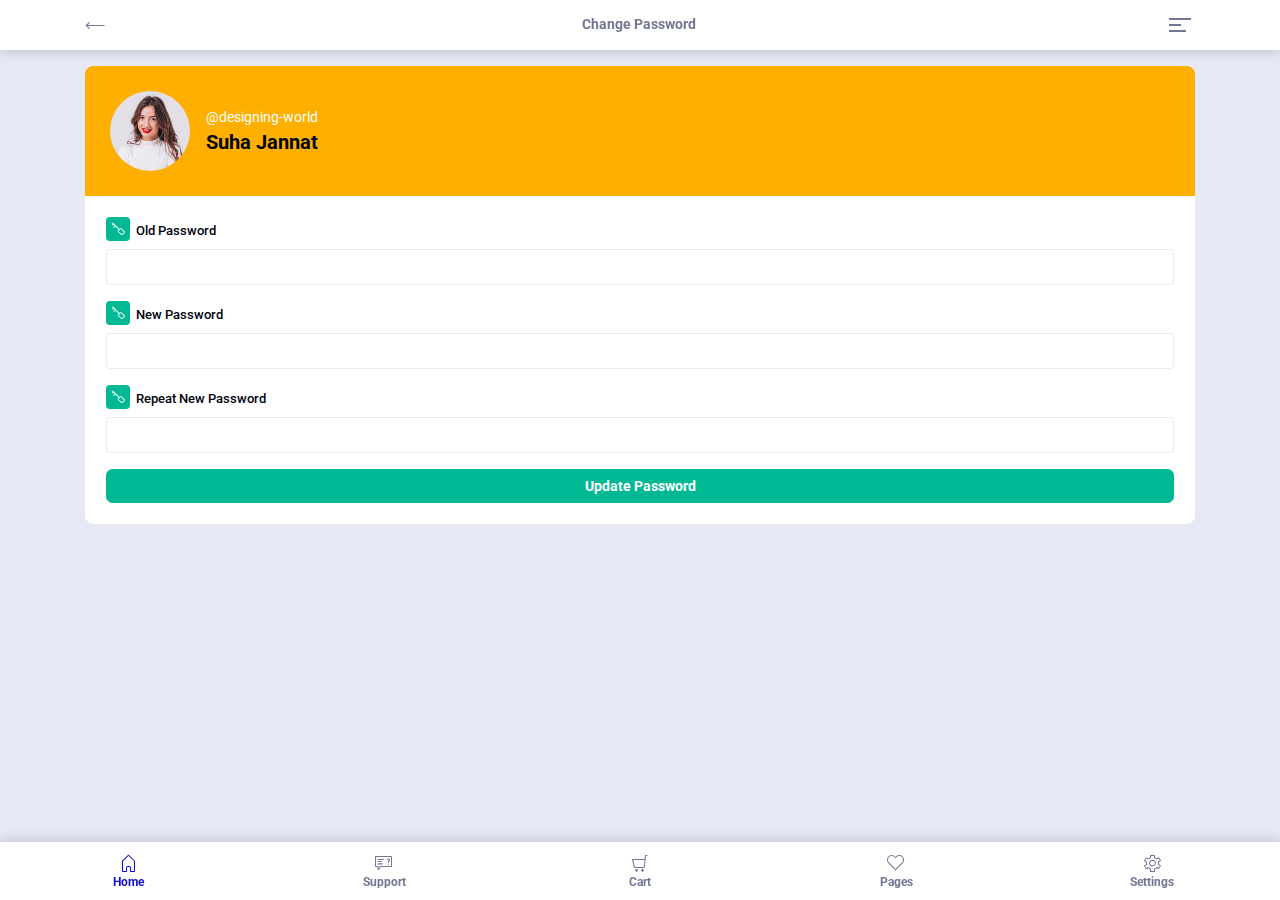
<file: suha-v1.3.0/change-password.html>
<!DOCTYPE html>
<html lang="en">
  
<!-- Mirrored from demo.designing-world.com/suha-v1.3.0/change-password.html by HTTrack Website Copier/3.x [XR&CO'2014], Thu, 30 Apr 2020 13:32:42 GMT -->
<head>
    <meta charset="utf-8">
    <meta name="viewport" content="width=device-width, initial-scale=1, shrink-to-fit=no">
    <meta name="description" content="">
    <meta http-equiv="X-UA-Compatible" content="IE=edge">
    <!-- The above 4 meta tags *must* come first in the head; any other head content must come *after* these tags-->
    <!-- Title-->
    <title>Suha - Multipurpose Ecommerce Mobile Template</title>
    <!-- Favicon-->
    <link rel="icon" href="img/core-img/favicon.ico">
    <!-- Stylesheet-->
    <link rel="stylesheet" href="style.css">
  </head>
  <body>
    <!-- Preloader-->
    <div class="preloader" id="preloader">
      <div class="spinner-grow text-secondary" role="status">
        <div class="sr-only">Loading...</div>
      </div>
    </div>
    <!-- Header Area-->
    <div class="header-area" id="headerArea">
      <div class="container h-100 d-flex align-items-center justify-content-between">
        <!-- Back Button-->
        <div class="back-button"><a href="settings.html"><i class="lni-arrow-left"></i></a></div>
        <!-- Page Title-->
        <div class="page-heading">
          <h6 class="mb-0">Change Password</h6>
        </div>
        <!-- Navbar Toggler-->
        <div class="suha-navbar-toggler d-flex justify-content-between flex-wrap" id="suhaNavbarToggler"><span></span><span></span><span></span></div>
      </div>
    </div>
    <!-- Sidenav Black Overlay-->
    <div class="sidenav-black-overlay"></div>
    <!-- Side Nav Wrapper-->
    <div class="suha-sidenav-wrapper" id="sidenavWrapper">
      <!-- Sidenav Profile-->
      <div class="sidenav-profile">
        <div class="user-profile"><img src="img/bg-img/9.jpg" alt=""></div>
        <div class="user-info">
          <h6 class="user-name mb-0">Suha Jannat</h6>
          <p class="available-balance">Balance <span>$<span class="counter">379.23</span></span></p>
        </div>
      </div>
      <!-- Sidenav Nav-->
      <ul class="sidenav-nav">
        <li><a href="profile.html"><i class="lni-user"></i>My Profile</a></li>
        <li><a href="notifications.html"><i class="lni-alarm lni-tada-effect"></i>Notifications<span class="ml-3 badge badge-warning">3</span></a></li>
        <li><a href="pages.html"><i class="lni-empty-file"></i>All Pages</a></li>
        <li><a href="wishlist-grid.html"><i class="lni-heart-filled"></i>My Wishlist</a></li>
        <li><a href="settings.html"><i class="lni-cog"></i>Settings</a></li>
        <li><a href="intro.html"><i class="lni-power-switch"></i>Sign Out</a></li>
      </ul>
      <!-- Go Back Button-->
      <div class="go-home-btn" id="goHomeBtn"><i class="lni-arrow-left"></i></div>
    </div>
    <div class="page-content-wrapper">
      <div class="container">
        <!-- Profile Wrapper-->
        <div class="profile-wrapper-area py-3">
          <!-- User Information-->
          <div class="card user-info-card">
            <div class="card-body p-4 d-flex align-items-center">
              <div class="user-profile mr-3"><img src="img/bg-img/9.jpg" alt=""></div>
              <div class="user-info">
                <p class="mb-0 text-white">@designing-world</p>
                <h5 class="mb-0">Suha Jannat</h5>
              </div>
            </div>
          </div>
          <!-- User Meta Data-->
          <div class="card user-data-card">
            <div class="card-body">
              <form action="#" method="POST">
                <div class="form-group">
                  <div class="title mb-2"><i class="lni-key"></i><span>Old Password</span></div>
                  <input class="form-control" type="password">
                </div>
                <div class="form-group">
                  <div class="title mb-2"><i class="lni-key"></i><span>New Password</span></div>
                  <input class="form-control" type="password">
                </div>
                <div class="form-group">
                  <div class="title mb-2"><i class="lni-key"></i><span>Repeat New Password</span></div>
                  <input class="form-control" type="password">
                </div>
                <button class="btn btn-success w-100" type="submit">Update Password</button>
              </form>
            </div>
          </div>
        </div>
      </div>
    </div>
    <!-- Footer Nav-->
    <div class="footer-nav-area" id="footerNav">
      <div class="suha-footer-nav h-100">
        <ul class="h-100 d-flex align-items-center justify-content-between">
          <li class="active"><a href="home.html"><i class="lni-home"></i>Home</a></li>
          <li><a href="message.html"><i class="lni-support"></i>Support</a></li>
          <li><a href="cart.html"><i class="lni-cart"></i>Cart</a></li>
          <li><a href="pages.html"><i class="lni-heart"></i>Pages</a></li>
          <li><a href="settings.html"><i class="lni-cog"></i>Settings</a></li>
        </ul>
      </div>
    </div>
    <!-- All JavaScript Files-->
    <script src="js/jquery.min.js"></script>
    <script src="js/popper.min.js"></script>
    <script src="js/bootstrap.min.js"></script>
    <script src="js/waypoints.min.js"></script>
    <script src="js/jquery.easing.min.js"></script>
    <script src="js/owl.carousel.min.js"></script>
    <script src="js/jquery.animatedheadline.min.js"></script>
    <script src="js/jquery.counterup.min.js"></script>
    <script src="js/wow.min.js"></script>
    <script src="js/jarallax.min.js"></script>
    <script src="js/jarallax-video.min.js"></script>
    <script src="js/default/jquery.passwordstrength.js"></script>
    <script src="js/default/dark-mode-switch.js"></script>
    <script src="js/default/active.js"></script>
  </body>

<!-- Mirrored from demo.designing-world.com/suha-v1.3.0/change-password.html by HTTrack Website Copier/3.x [XR&CO'2014], Thu, 30 Apr 2020 13:32:42 GMT -->
</html>
</file>
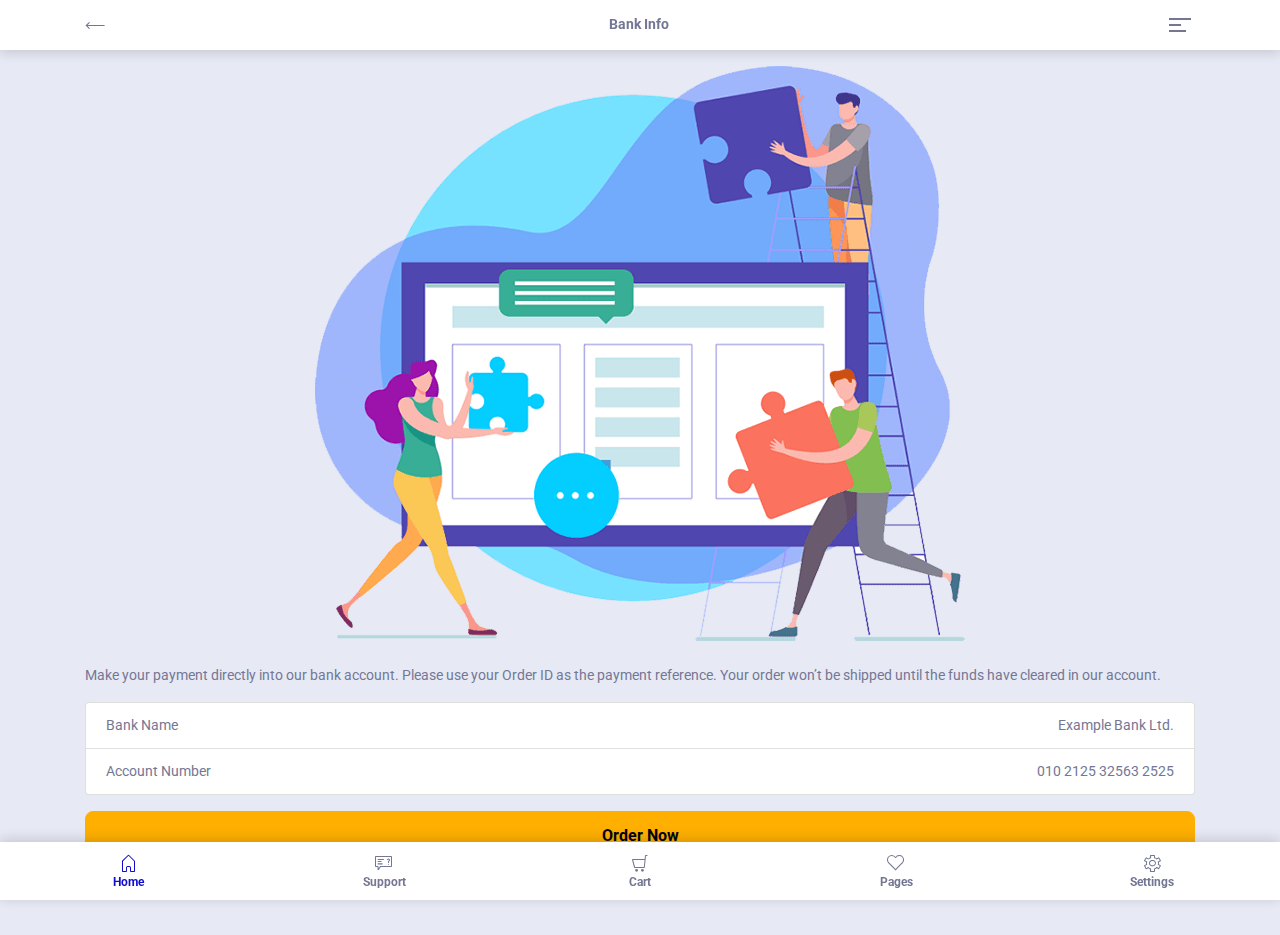
<file: suha-v1.3.0/checkout-bank.html>
<!DOCTYPE html>
<html lang="en">
  
<!-- Mirrored from demo.designing-world.com/suha-v1.3.0/checkout-bank.html by HTTrack Website Copier/3.x [XR&CO'2014], Thu, 30 Apr 2020 13:32:04 GMT -->
<head>
    <meta charset="utf-8">
    <meta name="viewport" content="width=device-width, initial-scale=1, shrink-to-fit=no">
    <meta name="description" content="">
    <meta http-equiv="X-UA-Compatible" content="IE=edge">
    <!-- The above 4 meta tags *must* come first in the head; any other head content must come *after* these tags-->
    <!-- Title-->
    <title>Suha - Multipurpose Ecommerce Mobile Template</title>
    <!-- Favicon-->
    <link rel="icon" href="img/core-img/favicon.ico">
    <!-- Stylesheet-->
    <link rel="stylesheet" href="style.css">
  </head>
  <body>
    <!-- Preloader-->
    <div class="preloader" id="preloader">
      <div class="spinner-grow text-secondary" role="status">
        <div class="sr-only">Loading...</div>
      </div>
    </div>
    <!-- Header Area-->
    <div class="header-area" id="headerArea">
      <div class="container h-100 d-flex align-items-center justify-content-between">
        <!-- Back Button-->
        <div class="back-button"><a href="checkout-payment.html"><i class="lni-arrow-left"></i></a></div>
        <!-- Page Title-->
        <div class="page-heading">
          <h6 class="mb-0">Bank Info</h6>
        </div>
        <!-- Navbar Toggler-->
        <div class="suha-navbar-toggler d-flex justify-content-between flex-wrap" id="suhaNavbarToggler"><span></span><span></span><span></span></div>
      </div>
    </div>
    <!-- Sidenav Black Overlay-->
    <div class="sidenav-black-overlay"></div>
    <!-- Side Nav Wrapper-->
    <div class="suha-sidenav-wrapper" id="sidenavWrapper">
      <!-- Sidenav Profile-->
      <div class="sidenav-profile">
        <div class="user-profile"><img src="img/bg-img/9.jpg" alt=""></div>
        <div class="user-info">
          <h6 class="user-name mb-0">Suha Jannat</h6>
          <p class="available-balance">Balance <span>$<span class="counter">379.23</span></span></p>
        </div>
      </div>
      <!-- Sidenav Nav-->
      <ul class="sidenav-nav">
        <li><a href="profile.html"><i class="lni-user"></i>My Profile</a></li>
        <li><a href="notifications.html"><i class="lni-alarm lni-tada-effect"></i>Notifications<span class="ml-3 badge badge-warning">3</span></a></li>
        <li><a href="pages.html"><i class="lni-empty-file"></i>All Pages</a></li>
        <li><a href="wishlist-grid.html"><i class="lni-heart-filled"></i>My Wishlist</a></li>
        <li><a href="settings.html"><i class="lni-cog"></i>Settings</a></li>
        <li><a href="intro.html"><i class="lni-power-switch"></i>Sign Out</a></li>
      </ul>
      <!-- Go Back Button-->
      <div class="go-home-btn" id="goHomeBtn"><i class="lni-arrow-left"></i></div>
    </div>
    <div class="page-content-wrapper">
      <div class="container">
        <!-- Checkout Wrapper-->
        <div class="checkout-wrapper-area py-3">
          <div class="credit-card-info-wrapper"><img class="d-block mb-4" src="img/bg-img/12.png" alt="">
            <div class="bank-ac-info">
              <p>Make your payment directly into our bank account. Please use your Order ID as the payment reference. Your order won’t be shipped until the funds have cleared in our account.</p>
              <ul class="list-group mb-3">
                <li class="list-group-item d-flex justify-content-between align-items-center">Bank Name<span>Example Bank Ltd.</span></li>
                <li class="list-group-item d-flex justify-content-between align-items-center">Account Number<span>010 2125 32563 2525</span></li>
              </ul>
            </div><a class="btn btn-warning btn-lg w-100" href="payment-success.html">Order Now</a>
          </div>
        </div>
      </div>
    </div>
    <!-- Footer Nav-->
    <div class="footer-nav-area" id="footerNav">
      <div class="suha-footer-nav h-100">
        <ul class="h-100 d-flex align-items-center justify-content-between">
          <li class="active"><a href="home.html"><i class="lni-home"></i>Home</a></li>
          <li><a href="message.html"><i class="lni-support"></i>Support</a></li>
          <li><a href="cart.html"><i class="lni-cart"></i>Cart</a></li>
          <li><a href="pages.html"><i class="lni-heart"></i>Pages</a></li>
          <li><a href="settings.html"><i class="lni-cog"></i>Settings</a></li>
        </ul>
      </div>
    </div>
    <!-- All JavaScript Files-->
    <script src="js/jquery.min.js"></script>
    <script src="js/popper.min.js"></script>
    <script src="js/bootstrap.min.js"></script>
    <script src="js/waypoints.min.js"></script>
    <script src="js/jquery.easing.min.js"></script>
    <script src="js/owl.carousel.min.js"></script>
    <script src="js/jquery.animatedheadline.min.js"></script>
    <script src="js/jquery.counterup.min.js"></script>
    <script src="js/wow.min.js"></script>
    <script src="js/jarallax.min.js"></script>
    <script src="js/jarallax-video.min.js"></script>
    <script src="js/default/jquery.passwordstrength.js"></script>
    <script src="js/default/dark-mode-switch.js"></script>
    <script src="js/default/active.js"></script>
  </body>

<!-- Mirrored from demo.designing-world.com/suha-v1.3.0/checkout-bank.html by HTTrack Website Copier/3.x [XR&CO'2014], Thu, 30 Apr 2020 13:32:06 GMT -->
</html>
</file>
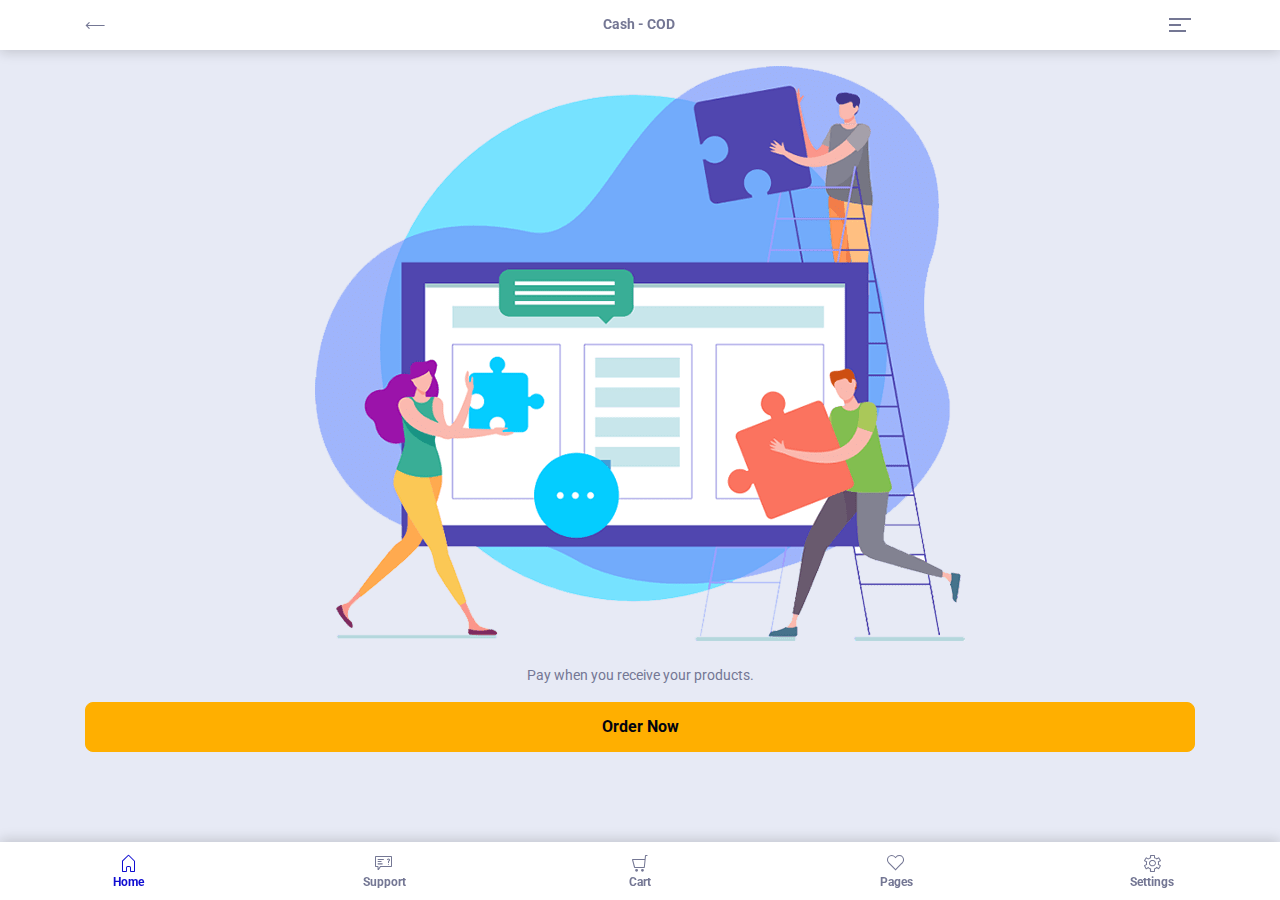
<file: suha-v1.3.0/checkout-cash.html>
<!DOCTYPE html>
<html lang="en">
  
<!-- Mirrored from demo.designing-world.com/suha-v1.3.0/checkout-cash.html by HTTrack Website Copier/3.x [XR&CO'2014], Thu, 30 Apr 2020 13:32:06 GMT -->
<head>
    <meta charset="utf-8">
    <meta name="viewport" content="width=device-width, initial-scale=1, shrink-to-fit=no">
    <meta name="description" content="">
    <meta http-equiv="X-UA-Compatible" content="IE=edge">
    <!-- The above 4 meta tags *must* come first in the head; any other head content must come *after* these tags-->
    <!-- Title-->
    <title>Suha - Multipurpose Ecommerce Mobile Template</title>
    <!-- Favicon-->
    <link rel="icon" href="img/core-img/favicon.ico">
    <!-- Stylesheet-->
    <link rel="stylesheet" href="style.css">
  </head>
  <body>
    <!-- Preloader-->
    <div class="preloader" id="preloader">
      <div class="spinner-grow text-secondary" role="status">
        <div class="sr-only">Loading...</div>
      </div>
    </div>
    <!-- Header Area-->
    <div class="header-area" id="headerArea">
      <div class="container h-100 d-flex align-items-center justify-content-between">
        <!-- Back Button-->
        <div class="back-button"><a href="checkout-payment.html"><i class="lni-arrow-left"></i></a></div>
        <!-- Page Title-->
        <div class="page-heading">
          <h6 class="mb-0">Cash - COD</h6>
        </div>
        <!-- Navbar Toggler-->
        <div class="suha-navbar-toggler d-flex justify-content-between flex-wrap" id="suhaNavbarToggler"><span></span><span></span><span></span></div>
      </div>
    </div>
    <!-- Sidenav Black Overlay-->
    <div class="sidenav-black-overlay"></div>
    <!-- Side Nav Wrapper-->
    <div class="suha-sidenav-wrapper" id="sidenavWrapper">
      <!-- Sidenav Profile-->
      <div class="sidenav-profile">
        <div class="user-profile"><img src="img/bg-img/9.jpg" alt=""></div>
        <div class="user-info">
          <h6 class="user-name mb-0">Suha Jannat</h6>
          <p class="available-balance">Balance <span>$<span class="counter">379.23</span></span></p>
        </div>
      </div>
      <!-- Sidenav Nav-->
      <ul class="sidenav-nav">
        <li><a href="profile.html"><i class="lni-user"></i>My Profile</a></li>
        <li><a href="notifications.html"><i class="lni-alarm lni-tada-effect"></i>Notifications<span class="ml-3 badge badge-warning">3</span></a></li>
        <li><a href="pages.html"><i class="lni-empty-file"></i>All Pages</a></li>
        <li><a href="wishlist-grid.html"><i class="lni-heart-filled"></i>My Wishlist</a></li>
        <li><a href="settings.html"><i class="lni-cog"></i>Settings</a></li>
        <li><a href="intro.html"><i class="lni-power-switch"></i>Sign Out</a></li>
      </ul>
      <!-- Go Back Button-->
      <div class="go-home-btn" id="goHomeBtn"><i class="lni-arrow-left"></i></div>
    </div>
    <div class="page-content-wrapper">
      <div class="container">
        <!-- Checkout Wrapper-->
        <div class="checkout-wrapper-area py-3">
          <div class="credit-card-info-wrapper"><img class="d-block mb-4" src="img/bg-img/12.png" alt="">
            <div class="cod-info text-center mb-3">
              <p>Pay when you receive your products.</p>
            </div><a class="btn btn-warning btn-lg w-100" href="payment-success.html">Order Now</a>
          </div>
        </div>
      </div>
    </div>
    <!-- Footer Nav-->
    <div class="footer-nav-area" id="footerNav">
      <div class="suha-footer-nav h-100">
        <ul class="h-100 d-flex align-items-center justify-content-between">
          <li class="active"><a href="home.html"><i class="lni-home"></i>Home</a></li>
          <li><a href="message.html"><i class="lni-support"></i>Support</a></li>
          <li><a href="cart.html"><i class="lni-cart"></i>Cart</a></li>
          <li><a href="pages.html"><i class="lni-heart"></i>Pages</a></li>
          <li><a href="settings.html"><i class="lni-cog"></i>Settings</a></li>
        </ul>
      </div>
    </div>
    <!-- All JavaScript Files-->
    <script src="js/jquery.min.js"></script>
    <script src="js/popper.min.js"></script>
    <script src="js/bootstrap.min.js"></script>
    <script src="js/waypoints.min.js"></script>
    <script src="js/jquery.easing.min.js"></script>
    <script src="js/owl.carousel.min.js"></script>
    <script src="js/jquery.animatedheadline.min.js"></script>
    <script src="js/jquery.counterup.min.js"></script>
    <script src="js/wow.min.js"></script>
    <script src="js/jarallax.min.js"></script>
    <script src="js/jarallax-video.min.js"></script>
    <script src="js/default/jquery.passwordstrength.js"></script>
    <script src="js/default/dark-mode-switch.js"></script>
    <script src="js/default/active.js"></script>
  </body>

<!-- Mirrored from demo.designing-world.com/suha-v1.3.0/checkout-cash.html by HTTrack Website Copier/3.x [XR&CO'2014], Thu, 30 Apr 2020 13:32:06 GMT -->
</html>
</file>
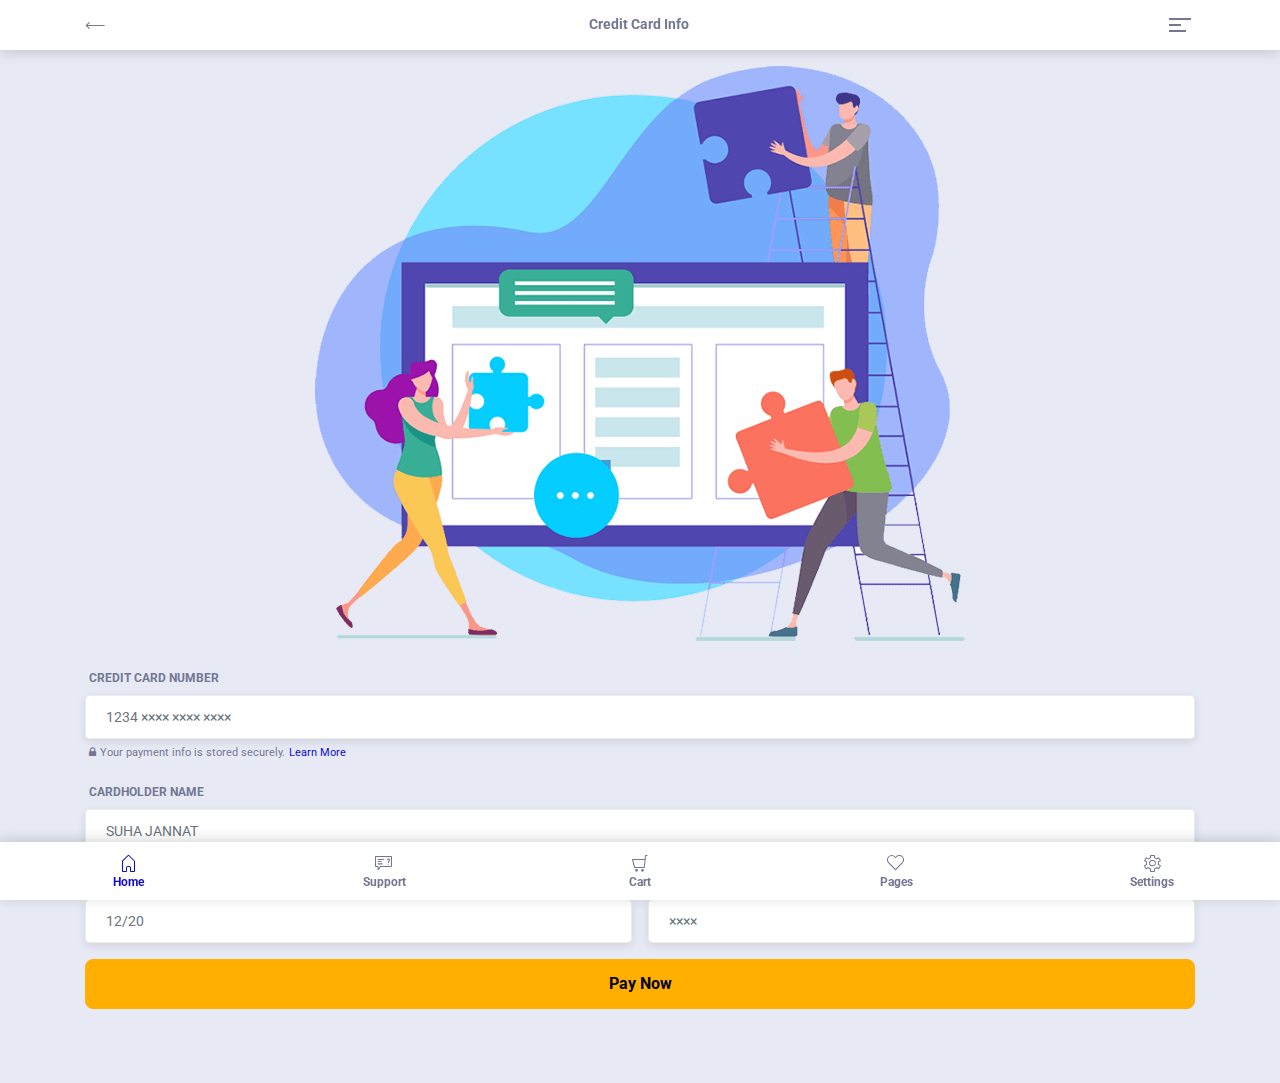
<file: suha-v1.3.0/checkout-credit-card.html>
<!DOCTYPE html>
<html lang="en">
  
<!-- Mirrored from demo.designing-world.com/suha-v1.3.0/checkout-credit-card.html by HTTrack Website Copier/3.x [XR&CO'2014], Thu, 30 Apr 2020 13:32:06 GMT -->
<head>
    <meta charset="utf-8">
    <meta name="viewport" content="width=device-width, initial-scale=1, shrink-to-fit=no">
    <meta name="description" content="">
    <meta http-equiv="X-UA-Compatible" content="IE=edge">
    <!-- The above 4 meta tags *must* come first in the head; any other head content must come *after* these tags-->
    <!-- Title-->
    <title>Suha - Multipurpose Ecommerce Mobile Template</title>
    <!-- Favicon-->
    <link rel="icon" href="img/core-img/favicon.ico">
    <!-- Stylesheet-->
    <link rel="stylesheet" href="style.css">
  </head>
  <body>
    <!-- Preloader-->
    <div class="preloader" id="preloader">
      <div class="spinner-grow text-secondary" role="status">
        <div class="sr-only">Loading...</div>
      </div>
    </div>
    <!-- Header Area-->
    <div class="header-area" id="headerArea">
      <div class="container h-100 d-flex align-items-center justify-content-between">
        <!-- Back Button-->
        <div class="back-button"><a href="checkout-payment.html"><i class="lni-arrow-left"></i></a></div>
        <!-- Page Title-->
        <div class="page-heading">
          <h6 class="mb-0">Credit Card Info</h6>
        </div>
        <!-- Navbar Toggler-->
        <div class="suha-navbar-toggler d-flex justify-content-between flex-wrap" id="suhaNavbarToggler"><span></span><span></span><span></span></div>
      </div>
    </div>
    <!-- Sidenav Black Overlay-->
    <div class="sidenav-black-overlay"></div>
    <!-- Side Nav Wrapper-->
    <div class="suha-sidenav-wrapper" id="sidenavWrapper">
      <!-- Sidenav Profile-->
      <div class="sidenav-profile">
        <div class="user-profile"><img src="img/bg-img/9.jpg" alt=""></div>
        <div class="user-info">
          <h6 class="user-name mb-0">Suha Jannat</h6>
          <p class="available-balance">Balance <span>$<span class="counter">379.23</span></span></p>
        </div>
      </div>
      <!-- Sidenav Nav-->
      <ul class="sidenav-nav">
        <li><a href="profile.html"><i class="lni-user"></i>My Profile</a></li>
        <li><a href="notifications.html"><i class="lni-alarm lni-tada-effect"></i>Notifications<span class="ml-3 badge badge-warning">3</span></a></li>
        <li><a href="pages.html"><i class="lni-empty-file"></i>All Pages</a></li>
        <li><a href="wishlist-grid.html"><i class="lni-heart-filled"></i>My Wishlist</a></li>
        <li><a href="settings.html"><i class="lni-cog"></i>Settings</a></li>
        <li><a href="intro.html"><i class="lni-power-switch"></i>Sign Out</a></li>
      </ul>
      <!-- Go Back Button-->
      <div class="go-home-btn" id="goHomeBtn"><i class="lni-arrow-left"></i></div>
    </div>
    <div class="page-content-wrapper">
      <div class="container">
        <!-- Checkout Wrapper-->
        <div class="checkout-wrapper-area py-3">
          <!-- Credit Card Info-->
          <div class="credit-card-info-wrapper"><img class="d-block mb-4" src="img/bg-img/12.png" alt="">
            <div class="pay-credit-card-form">
              <form action="http://demo.designing-world.com/suha-v1.3.0/payment-success.html" method="POST">
                <div class="form-group">
                  <label for="cardNumber">Credit Card Number</label>
                  <input class="form-control" type="text" id="cardNumber" placeholder="1234 ×××× ×××× ××××" value=""><small class="ml-1"><i class="fa fa-lock mr-1"></i>Your payment info is stored securely.<a class="ml-1" href="#">Learn More</a></small>
                </div>
                <div class="form-group">
                  <label for="cardholder">Cardholder Name</label>
                  <input class="form-control" type="text" id="cardholder" placeholder="SUHA JANNAT" value="">
                </div>
                <div class="row">
                  <div class="col-6">
                    <div class="form-group">
                      <label for="expiration">Exp. Date</label>
                      <input class="form-control" type="text" id="expiration" placeholder="12/20" value="">
                    </div>
                  </div>
                  <div class="col-6">
                    <div class="form-group">
                      <label for="cvvcode">CVV Code</label>
                      <input class="form-control" type="text" id="cvvcode" placeholder="××××" value="">
                    </div>
                  </div>
                </div>
                <button class="btn btn-warning btn-lg w-100" type="submit">Pay Now</button>
              </form>
            </div>
          </div>
        </div>
      </div>
    </div>
    <!-- Footer Nav-->
    <div class="footer-nav-area" id="footerNav">
      <div class="suha-footer-nav h-100">
        <ul class="h-100 d-flex align-items-center justify-content-between">
          <li class="active"><a href="home.html"><i class="lni-home"></i>Home</a></li>
          <li><a href="message.html"><i class="lni-support"></i>Support</a></li>
          <li><a href="cart.html"><i class="lni-cart"></i>Cart</a></li>
          <li><a href="pages.html"><i class="lni-heart"></i>Pages</a></li>
          <li><a href="settings.html"><i class="lni-cog"></i>Settings</a></li>
        </ul>
      </div>
    </div>
    <!-- All JavaScript Files-->
    <script src="js/jquery.min.js"></script>
    <script src="js/popper.min.js"></script>
    <script src="js/bootstrap.min.js"></script>
    <script src="js/waypoints.min.js"></script>
    <script src="js/jquery.easing.min.js"></script>
    <script src="js/owl.carousel.min.js"></script>
    <script src="js/jquery.animatedheadline.min.js"></script>
    <script src="js/jquery.counterup.min.js"></script>
    <script src="js/wow.min.js"></script>
    <script src="js/jarallax.min.js"></script>
    <script src="js/jarallax-video.min.js"></script>
    <script src="js/default/jquery.passwordstrength.js"></script>
    <script src="js/default/dark-mode-switch.js"></script>
    <script src="js/default/active.js"></script>
  </body>

<!-- Mirrored from demo.designing-world.com/suha-v1.3.0/checkout-credit-card.html by HTTrack Website Copier/3.x [XR&CO'2014], Thu, 30 Apr 2020 13:32:06 GMT -->
</html>
</file>
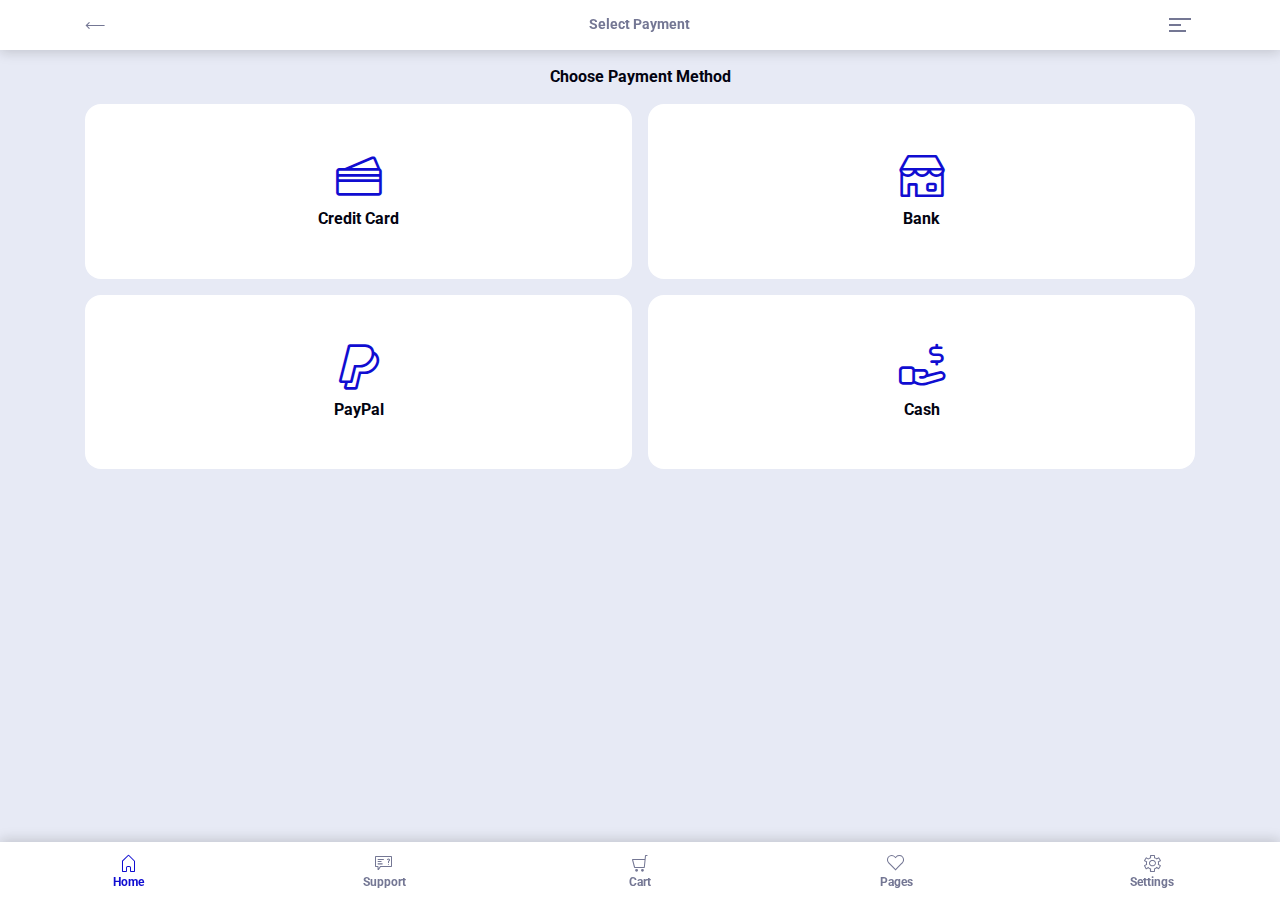
<file: suha-v1.3.0/checkout-payment.html>
<!DOCTYPE html>
<html lang="en">
  
<!-- Mirrored from demo.designing-world.com/suha-v1.3.0/checkout-payment.html by HTTrack Website Copier/3.x [XR&CO'2014], Thu, 30 Apr 2020 13:32:06 GMT -->
<head>
    <meta charset="utf-8">
    <meta name="viewport" content="width=device-width, initial-scale=1, shrink-to-fit=no">
    <meta name="description" content="">
    <meta http-equiv="X-UA-Compatible" content="IE=edge">
    <!-- The above 4 meta tags *must* come first in the head; any other head content must come *after* these tags-->
    <!-- Title-->
    <title>Suha - Multipurpose Ecommerce Mobile Template</title>
    <!-- Favicon-->
    <link rel="icon" href="img/core-img/favicon.ico">
    <!-- Stylesheet-->
    <link rel="stylesheet" href="style.css">
  </head>
  <body>
    <!-- Preloader-->
    <div class="preloader" id="preloader">
      <div class="spinner-grow text-secondary" role="status">
        <div class="sr-only">Loading...</div>
      </div>
    </div>
    <!-- Header Area-->
    <div class="header-area" id="headerArea">
      <div class="container h-100 d-flex align-items-center justify-content-between">
        <!-- Back Button-->
        <div class="back-button"><a href="checkout.html"><i class="lni-arrow-left"></i></a></div>
        <!-- Page Title-->
        <div class="page-heading">
          <h6 class="mb-0">Select Payment</h6>
        </div>
        <!-- Navbar Toggler-->
        <div class="suha-navbar-toggler d-flex justify-content-between flex-wrap" id="suhaNavbarToggler"><span></span><span></span><span></span></div>
      </div>
    </div>
    <!-- Sidenav Black Overlay-->
    <div class="sidenav-black-overlay"></div>
    <!-- Side Nav Wrapper-->
    <div class="suha-sidenav-wrapper" id="sidenavWrapper">
      <!-- Sidenav Profile-->
      <div class="sidenav-profile">
        <div class="user-profile"><img src="img/bg-img/9.jpg" alt=""></div>
        <div class="user-info">
          <h6 class="user-name mb-0">Suha Jannat</h6>
          <p class="available-balance">Balance <span>$<span class="counter">379.23</span></span></p>
        </div>
      </div>
      <!-- Sidenav Nav-->
      <ul class="sidenav-nav">
        <li><a href="profile.html"><i class="lni-user"></i>My Profile</a></li>
        <li><a href="notifications.html"><i class="lni-alarm lni-tada-effect"></i>Notifications<span class="ml-3 badge badge-warning">3</span></a></li>
        <li><a href="pages.html"><i class="lni-empty-file"></i>All Pages</a></li>
        <li><a href="wishlist-grid.html"><i class="lni-heart-filled"></i>My Wishlist</a></li>
        <li><a href="settings.html"><i class="lni-cog"></i>Settings</a></li>
        <li><a href="intro.html"><i class="lni-power-switch"></i>Sign Out</a></li>
      </ul>
      <!-- Go Back Button-->
      <div class="go-home-btn" id="goHomeBtn"><i class="lni-arrow-left"></i></div>
    </div>
    <div class="page-content-wrapper">
      <div class="container">
        <!-- Checkout Wrapper-->
        <div class="checkout-wrapper-area pt-3">
          <!-- Choose Payment Method-->
          <div class="choose-payment-method">
            <h6 class="mb-3 text-center">Choose Payment Method</h6>
            <div class="row">
              <!-- Single Payment Method-->
              <div class="col-6">
                <div class="single-payment-method"><a class="credit-card" href="checkout-credit-card.html"><i class="lni-credit-cards"></i>
                    <h6>Credit Card</h6></a></div>
              </div>
              <!-- Single Payment Method-->
              <div class="col-6">
                <div class="single-payment-method"><a class="bank" href="checkout-bank.html"><i class="lni-restaurant"></i>
                    <h6>Bank</h6></a></div>
              </div>
              <!-- Single Payment Method-->
              <div class="col-6">
                <div class="single-payment-method"><a class="paypal" href="checkout-paypal.html"><i class="lni-paypal"></i>
                    <h6>PayPal</h6></a></div>
              </div>
              <!-- Single Payment Method-->
              <div class="col-6">
                <div class="single-payment-method"><a class="cash" href="checkout-cash.html"><i class="lni-revenue"></i>
                    <h6>Cash</h6></a></div>
              </div>
            </div>
          </div>
        </div>
      </div>
    </div>
    <!-- Footer Nav-->
    <div class="footer-nav-area" id="footerNav">
      <div class="suha-footer-nav h-100">
        <ul class="h-100 d-flex align-items-center justify-content-between">
          <li class="active"><a href="home.html"><i class="lni-home"></i>Home</a></li>
          <li><a href="message.html"><i class="lni-support"></i>Support</a></li>
          <li><a href="cart.html"><i class="lni-cart"></i>Cart</a></li>
          <li><a href="pages.html"><i class="lni-heart"></i>Pages</a></li>
          <li><a href="settings.html"><i class="lni-cog"></i>Settings</a></li>
        </ul>
      </div>
    </div>
    <!-- All JavaScript Files-->
    <script src="js/jquery.min.js"></script>
    <script src="js/popper.min.js"></script>
    <script src="js/bootstrap.min.js"></script>
    <script src="js/waypoints.min.js"></script>
    <script src="js/jquery.easing.min.js"></script>
    <script src="js/owl.carousel.min.js"></script>
    <script src="js/jquery.animatedheadline.min.js"></script>
    <script src="js/jquery.counterup.min.js"></script>
    <script src="js/wow.min.js"></script>
    <script src="js/jarallax.min.js"></script>
    <script src="js/jarallax-video.min.js"></script>
    <script src="js/default/jquery.passwordstrength.js"></script>
    <script src="js/default/dark-mode-switch.js"></script>
    <script src="js/default/active.js"></script>
  </body>

<!-- Mirrored from demo.designing-world.com/suha-v1.3.0/checkout-payment.html by HTTrack Website Copier/3.x [XR&CO'2014], Thu, 30 Apr 2020 13:32:06 GMT -->
</html>
</file>
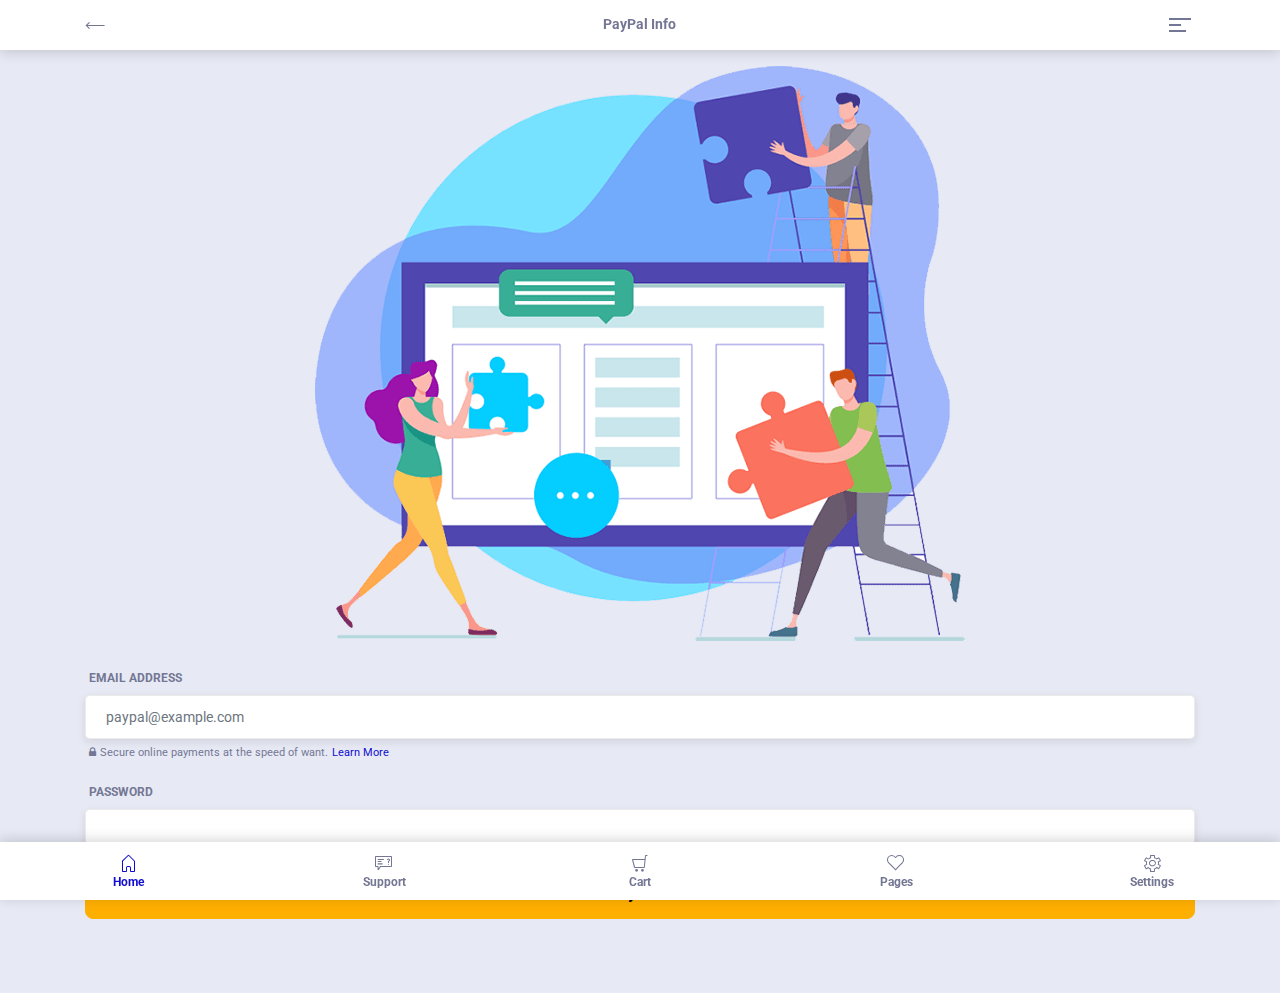
<file: suha-v1.3.0/checkout-paypal.html>
<!DOCTYPE html>
<html lang="en">
  
<!-- Mirrored from demo.designing-world.com/suha-v1.3.0/checkout-paypal.html by HTTrack Website Copier/3.x [XR&CO'2014], Thu, 30 Apr 2020 13:32:06 GMT -->
<head>
    <meta charset="utf-8">
    <meta name="viewport" content="width=device-width, initial-scale=1, shrink-to-fit=no">
    <meta name="description" content="">
    <meta http-equiv="X-UA-Compatible" content="IE=edge">
    <!-- The above 4 meta tags *must* come first in the head; any other head content must come *after* these tags-->
    <!-- Title-->
    <title>Suha - Multipurpose Ecommerce Mobile Template</title>
    <!-- Favicon-->
    <link rel="icon" href="img/core-img/favicon.ico">
    <!-- Stylesheet-->
    <link rel="stylesheet" href="style.css">
  </head>
  <body>
    <!-- Preloader-->
    <div class="preloader" id="preloader">
      <div class="spinner-grow text-secondary" role="status">
        <div class="sr-only">Loading...</div>
      </div>
    </div>
    <!-- Header Area-->
    <div class="header-area" id="headerArea">
      <div class="container h-100 d-flex align-items-center justify-content-between">
        <!-- Back Button-->
        <div class="back-button"><a href="checkout-payment.html"><i class="lni-arrow-left"></i></a></div>
        <!-- Page Title-->
        <div class="page-heading">
          <h6 class="mb-0">PayPal Info</h6>
        </div>
        <!-- Navbar Toggler-->
        <div class="suha-navbar-toggler d-flex justify-content-between flex-wrap" id="suhaNavbarToggler"><span></span><span></span><span></span></div>
      </div>
    </div>
    <!-- Sidenav Black Overlay-->
    <div class="sidenav-black-overlay"></div>
    <!-- Side Nav Wrapper-->
    <div class="suha-sidenav-wrapper" id="sidenavWrapper">
      <!-- Sidenav Profile-->
      <div class="sidenav-profile">
        <div class="user-profile"><img src="img/bg-img/9.jpg" alt=""></div>
        <div class="user-info">
          <h6 class="user-name mb-0">Suha Jannat</h6>
          <p class="available-balance">Balance <span>$<span class="counter">379.23</span></span></p>
        </div>
      </div>
      <!-- Sidenav Nav-->
      <ul class="sidenav-nav">
        <li><a href="profile.html"><i class="lni-user"></i>My Profile</a></li>
        <li><a href="notifications.html"><i class="lni-alarm lni-tada-effect"></i>Notifications<span class="ml-3 badge badge-warning">3</span></a></li>
        <li><a href="pages.html"><i class="lni-empty-file"></i>All Pages</a></li>
        <li><a href="wishlist-grid.html"><i class="lni-heart-filled"></i>My Wishlist</a></li>
        <li><a href="settings.html"><i class="lni-cog"></i>Settings</a></li>
        <li><a href="intro.html"><i class="lni-power-switch"></i>Sign Out</a></li>
      </ul>
      <!-- Go Back Button-->
      <div class="go-home-btn" id="goHomeBtn"><i class="lni-arrow-left"></i></div>
    </div>
    <div class="page-content-wrapper">
      <div class="container">
        <!-- Checkout Wrapper-->
        <div class="checkout-wrapper-area py-3">
          <div class="credit-card-info-wrapper"><img class="d-block mb-4" src="img/bg-img/12.png" alt="">
            <div class="pay-credit-card-form">
              <form action="http://demo.designing-world.com/suha-v1.3.0/payment-success.html" method="POST">
                <div class="form-group">
                  <label for="paypalEmail">Email Address</label>
                  <input class="form-control" type="email" id="paypalEmail" placeholder="paypal@example.com" value=""><small class="ml-1"><i class="fa fa-lock mr-1"></i>Secure online payments at the speed of want.<a class="ml-1" href="#">Learn More</a></small>
                </div>
                <div class="form-group">
                  <label for="paypalPassword">Password</label>
                  <input class="form-control" type="password" id="paypalPassword" value="">
                </div>
                <button class="btn btn-warning btn-lg w-100" type="submit">Pay Now</button>
              </form>
            </div>
          </div>
        </div>
      </div>
    </div>
    <!-- Footer Nav-->
    <div class="footer-nav-area" id="footerNav">
      <div class="suha-footer-nav h-100">
        <ul class="h-100 d-flex align-items-center justify-content-between">
          <li class="active"><a href="home.html"><i class="lni-home"></i>Home</a></li>
          <li><a href="message.html"><i class="lni-support"></i>Support</a></li>
          <li><a href="cart.html"><i class="lni-cart"></i>Cart</a></li>
          <li><a href="pages.html"><i class="lni-heart"></i>Pages</a></li>
          <li><a href="settings.html"><i class="lni-cog"></i>Settings</a></li>
        </ul>
      </div>
    </div>
    <!-- All JavaScript Files-->
    <script src="js/jquery.min.js"></script>
    <script src="js/popper.min.js"></script>
    <script src="js/bootstrap.min.js"></script>
    <script src="js/waypoints.min.js"></script>
    <script src="js/jquery.easing.min.js"></script>
    <script src="js/owl.carousel.min.js"></script>
    <script src="js/jquery.animatedheadline.min.js"></script>
    <script src="js/jquery.counterup.min.js"></script>
    <script src="js/wow.min.js"></script>
    <script src="js/jarallax.min.js"></script>
    <script src="js/jarallax-video.min.js"></script>
    <script src="js/default/jquery.passwordstrength.js"></script>
    <script src="js/default/dark-mode-switch.js"></script>
    <script src="js/default/active.js"></script>
  </body>

<!-- Mirrored from demo.designing-world.com/suha-v1.3.0/checkout-paypal.html by HTTrack Website Copier/3.x [XR&CO'2014], Thu, 30 Apr 2020 13:32:06 GMT -->
</html>
</file>
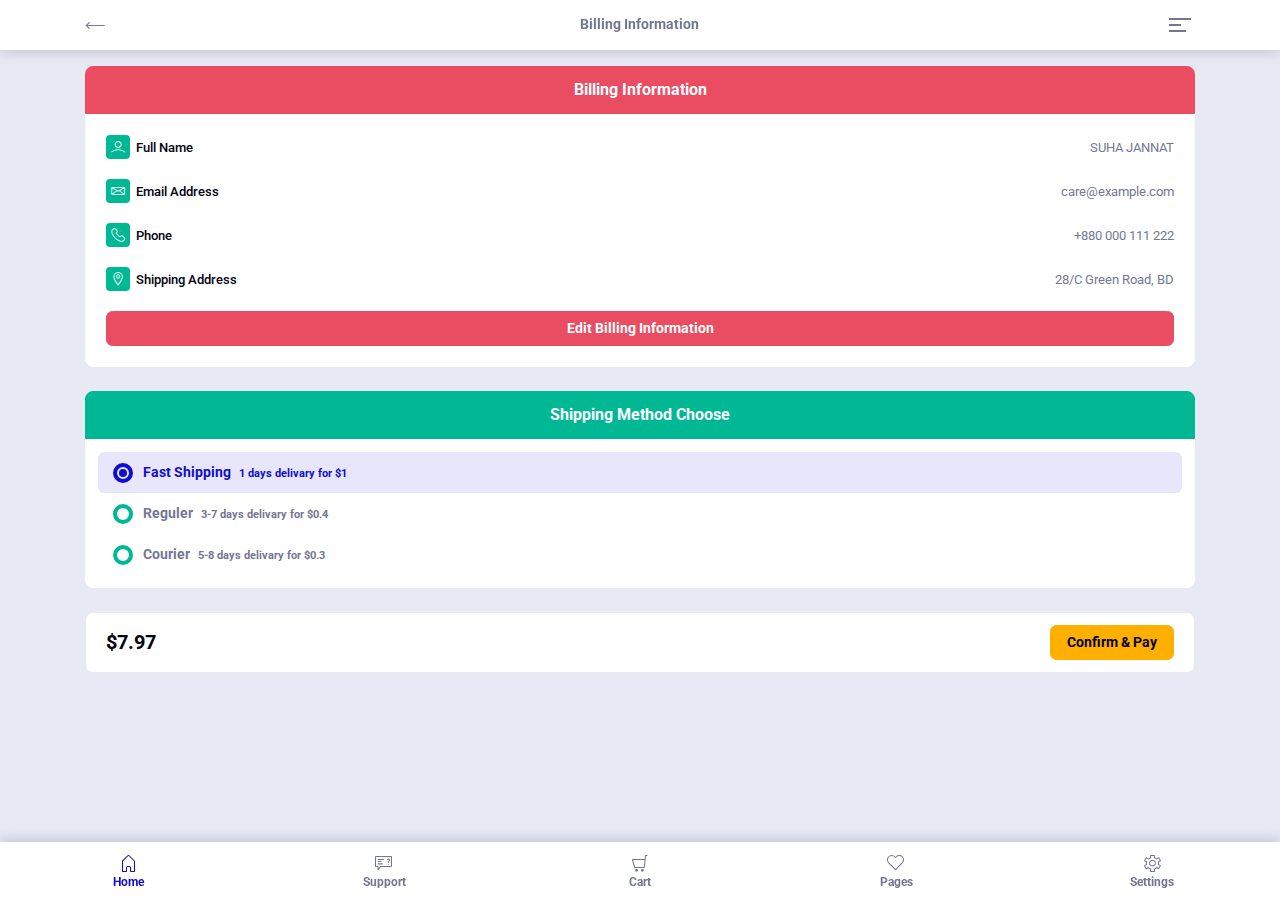
<file: suha-v1.3.0/checkout.html>
<!DOCTYPE html>
<html lang="en">
  
<!-- Mirrored from demo.designing-world.com/suha-v1.3.0/checkout.html by HTTrack Website Copier/3.x [XR&CO'2014], Thu, 30 Apr 2020 13:32:06 GMT -->
<head>
    <meta charset="utf-8">
    <meta name="viewport" content="width=device-width, initial-scale=1, shrink-to-fit=no">
    <meta name="description" content="">
    <meta http-equiv="X-UA-Compatible" content="IE=edge">
    <!-- The above 4 meta tags *must* come first in the head; any other head content must come *after* these tags-->
    <!-- Title-->
    <title>Suha - Multipurpose Ecommerce Mobile Template</title>
    <!-- Favicon-->
    <link rel="icon" href="img/core-img/favicon.ico">
    <!-- Stylesheet-->
    <link rel="stylesheet" href="style.css">
  </head>
  <body>
    <!-- Preloader-->
    <div class="preloader" id="preloader">
      <div class="spinner-grow text-secondary" role="status">
        <div class="sr-only">Loading...</div>
      </div>
    </div>
    <!-- Header Area-->
    <div class="header-area" id="headerArea">
      <div class="container h-100 d-flex align-items-center justify-content-between">
        <!-- Back Button-->
        <div class="back-button"><a href="cart.html"><i class="lni-arrow-left"></i></a></div>
        <!-- Page Title-->
        <div class="page-heading">
          <h6 class="mb-0">Billing Information</h6>
        </div>
        <!-- Navbar Toggler-->
        <div class="suha-navbar-toggler d-flex justify-content-between flex-wrap" id="suhaNavbarToggler"><span></span><span></span><span></span></div>
      </div>
    </div>
    <!-- Sidenav Black Overlay-->
    <div class="sidenav-black-overlay"></div>
    <!-- Side Nav Wrapper-->
    <div class="suha-sidenav-wrapper" id="sidenavWrapper">
      <!-- Sidenav Profile-->
      <div class="sidenav-profile">
        <div class="user-profile"><img src="img/bg-img/9.jpg" alt=""></div>
        <div class="user-info">
          <h6 class="user-name mb-0">Suha Jannat</h6>
          <p class="available-balance">Balance <span>$<span class="counter">379.23</span></span></p>
        </div>
      </div>
      <!-- Sidenav Nav-->
      <ul class="sidenav-nav">
        <li><a href="profile.html"><i class="lni-user"></i>My Profile</a></li>
        <li><a href="notifications.html"><i class="lni-alarm lni-tada-effect"></i>Notifications<span class="ml-3 badge badge-warning">3</span></a></li>
        <li><a href="pages.html"><i class="lni-empty-file"></i>All Pages</a></li>
        <li><a href="wishlist-grid.html"><i class="lni-heart-filled"></i>My Wishlist</a></li>
        <li><a href="settings.html"><i class="lni-cog"></i>Settings</a></li>
        <li><a href="intro.html"><i class="lni-power-switch"></i>Sign Out</a></li>
      </ul>
      <!-- Go Back Button-->
      <div class="go-home-btn" id="goHomeBtn"><i class="lni-arrow-left"></i></div>
    </div>
    <div class="page-content-wrapper">
      <div class="container">
        <!-- Checkout Wrapper-->
        <div class="checkout-wrapper-area py-3">
          <!-- Billing Address-->
          <div class="billing-information-card mb-4">
            <div class="card billing-information-title-card bg-danger">
              <div class="card-body">
                <h6 class="text-center mb-0 text-white">Billing Information</h6>
              </div>
            </div>
            <div class="card user-data-card">
              <div class="card-body">                                   
                <div class="single-profile-data d-flex align-items-center justify-content-between">
                  <div class="title d-flex align-items-center"><i class="lni-user"></i><span>Full Name</span></div>
                  <div class="data-content">SUHA JANNAT</div>
                </div>
                <div class="single-profile-data d-flex align-items-center justify-content-between">
                  <div class="title d-flex align-items-center"><i class="lni-envelope"></i><span>Email Address</span></div>
                  <div class="data-content">care@example.com</div>
                </div>
                <div class="single-profile-data d-flex align-items-center justify-content-between">
                  <div class="title d-flex align-items-center"><i class="lni-phone-handset"></i><span>Phone</span></div>
                  <div class="data-content">+880 000 111 222</div>
                </div>
                <div class="single-profile-data d-flex align-items-center justify-content-between">
                  <div class="title d-flex align-items-center"><i class="lni-map-marker"></i><span>Shipping Address</span></div>
                  <div class="data-content">28/C Green Road, BD</div>
                </div>
                <!-- Edit Address--><a class="btn btn-danger w-100" href="edit-profile.html">Edit Billing Information</a>
              </div>
            </div>
          </div>
          <!-- Shipping Method Choose-->
          <div class="shipping-method-choose mb-4">
            <div class="card shipping-method-choose-title-card bg-success">
              <div class="card-body">
                <h6 class="text-center mb-0 text-white">Shipping Method Choose</h6>
              </div>
            </div>
            <div class="card shipping-method-choose-card">
              <div class="card-body">
                <div class="shipping-method-choose">
                  <ul>
                    <li>
                      <input id="fastShipping" type="radio" name="selector" checked>
                      <label for="fastShipping">Fast Shipping<span>1 days delivary for $1</span></label>
                      <div class="check"></div>
                    </li>
                    <li>
                      <input id="normalShipping" type="radio" name="selector">
                      <label for="normalShipping">Reguler<span>3-7 days delivary for $0.4</span></label>
                      <div class="check"></div>
                    </li>
                    <li>
                      <input id="courier" type="radio" name="selector">
                      <label for="courier">Courier<span>5-8 days delivary for $0.3</span></label>
                      <div class="check"></div>
                    </li>
                  </ul>
                </div>
              </div>
            </div>
          </div>
          <!-- Cart Amount Area-->
          <div class="card cart-amount-area">
            <div class="card-body d-flex align-items-center justify-content-between">
              <h5 class="total-price mb-0">$<span class="counter">39.84</span></h5><a class="btn btn-warning" href="checkout-payment.html">Confirm &amp; Pay</a>
            </div>
          </div>
        </div>
      </div>
    </div>
    <!-- Footer Nav-->
    <div class="footer-nav-area" id="footerNav">
      <div class="suha-footer-nav h-100">
        <ul class="h-100 d-flex align-items-center justify-content-between">
          <li class="active"><a href="home.html"><i class="lni-home"></i>Home</a></li>
          <li><a href="message.html"><i class="lni-support"></i>Support</a></li>
          <li><a href="cart.html"><i class="lni-cart"></i>Cart</a></li>
          <li><a href="pages.html"><i class="lni-heart"></i>Pages</a></li>
          <li><a href="settings.html"><i class="lni-cog"></i>Settings</a></li>
        </ul>
      </div>
    </div>
    <!-- All JavaScript Files-->
    <script src="js/jquery.min.js"></script>
    <script src="js/popper.min.js"></script>
    <script src="js/bootstrap.min.js"></script>
    <script src="js/waypoints.min.js"></script>
    <script src="js/jquery.easing.min.js"></script>
    <script src="js/owl.carousel.min.js"></script>
    <script src="js/jquery.animatedheadline.min.js"></script>
    <script src="js/jquery.counterup.min.js"></script>
    <script src="js/wow.min.js"></script>
    <script src="js/jarallax.min.js"></script>
    <script src="js/jarallax-video.min.js"></script>
    <script src="js/default/jquery.passwordstrength.js"></script>
    <script src="js/default/dark-mode-switch.js"></script>
    <script src="js/default/active.js"></script>
  </body>

<!-- Mirrored from demo.designing-world.com/suha-v1.3.0/checkout.html by HTTrack Website Copier/3.x [XR&CO'2014], Thu, 30 Apr 2020 13:32:06 GMT -->
</html>
</file>
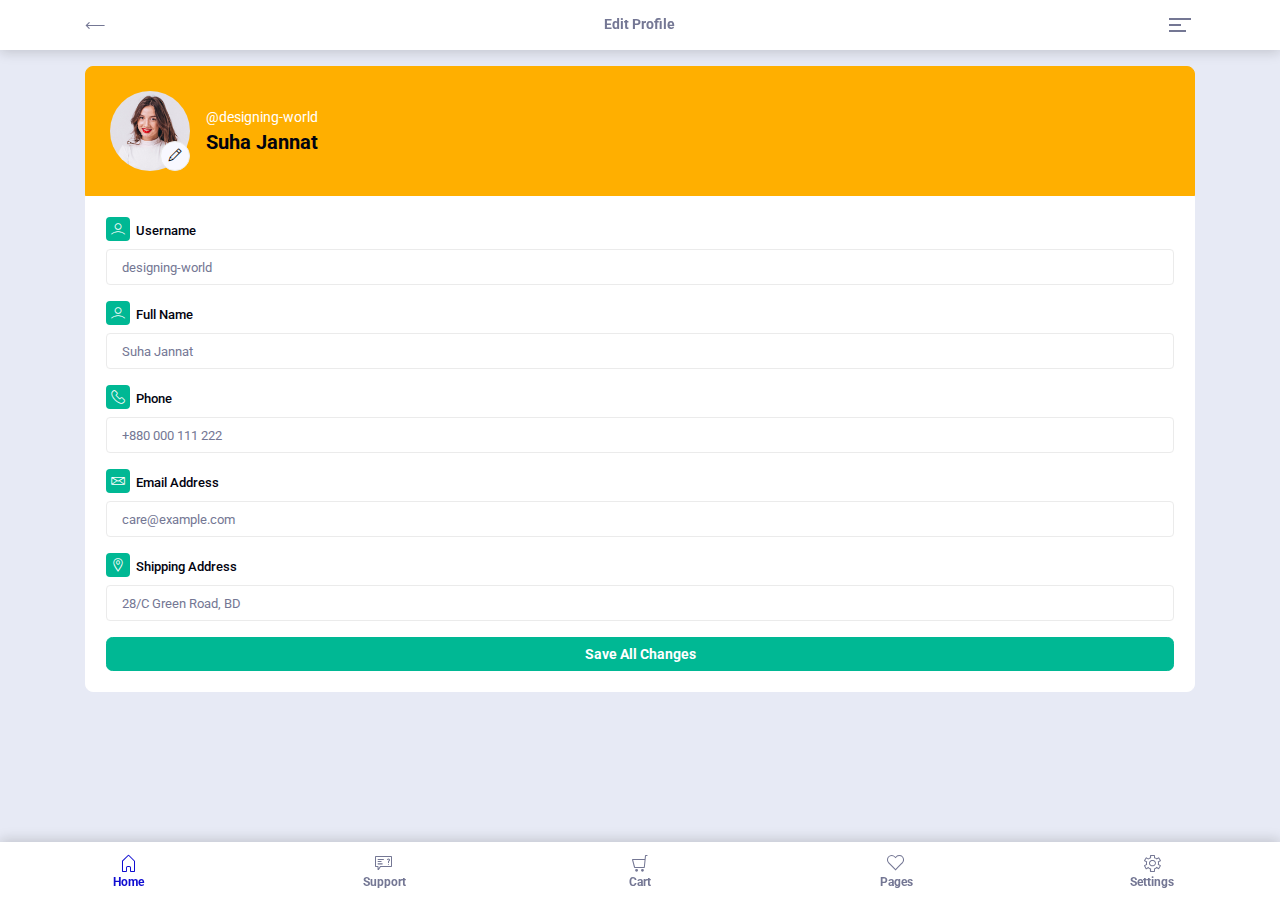
<file: suha-v1.3.0/edit-profile.html>
<!DOCTYPE html>
<html lang="en">
  
<!-- Mirrored from demo.designing-world.com/suha-v1.3.0/edit-profile.html by HTTrack Website Copier/3.x [XR&CO'2014], Thu, 30 Apr 2020 13:32:03 GMT -->
<head>
    <meta charset="utf-8">
    <meta name="viewport" content="width=device-width, initial-scale=1, shrink-to-fit=no">
    <meta name="description" content="">
    <meta http-equiv="X-UA-Compatible" content="IE=edge">
    <!-- The above 4 meta tags *must* come first in the head; any other head content must come *after* these tags-->
    <!-- Title-->
    <title>Suha - Multipurpose Ecommerce Mobile Template</title>
    <!-- Favicon-->
    <link rel="icon" href="img/core-img/favicon.ico">
    <!-- Stylesheet-->
    <link rel="stylesheet" href="style.css">
  </head>
  <body>
    <!-- Preloader-->
    <div class="preloader" id="preloader">
      <div class="spinner-grow text-secondary" role="status">
        <div class="sr-only">Loading...</div>
      </div>
    </div>
    <!-- Header Area-->
    <div class="header-area" id="headerArea">
      <div class="container h-100 d-flex align-items-center justify-content-between">
        <!-- Back Button-->
        <div class="back-button"><a href="profile.html"><i class="lni-arrow-left"></i></a></div>
        <!-- Page Title-->
        <div class="page-heading">
          <h6 class="mb-0">Edit Profile</h6>
        </div>
        <!-- Navbar Toggler-->
        <div class="suha-navbar-toggler d-flex justify-content-between flex-wrap" id="suhaNavbarToggler"><span></span><span></span><span></span></div>
      </div>
    </div>
    <!-- Sidenav Black Overlay-->
    <div class="sidenav-black-overlay"></div>
    <!-- Side Nav Wrapper-->
    <div class="suha-sidenav-wrapper" id="sidenavWrapper">
      <!-- Sidenav Profile-->
      <div class="sidenav-profile">
        <div class="user-profile"><img src="img/bg-img/9.jpg" alt=""></div>
        <div class="user-info">
          <h6 class="user-name mb-0">Suha Jannat</h6>
          <p class="available-balance">Balance <span>$<span class="counter">379.23</span></span></p>
        </div>
      </div>
      <!-- Sidenav Nav-->
      <ul class="sidenav-nav">
        <li><a href="profile.html"><i class="lni-user"></i>My Profile</a></li>
        <li><a href="notifications.html"><i class="lni-alarm lni-tada-effect"></i>Notifications<span class="ml-3 badge badge-warning">3</span></a></li>
        <li><a href="pages.html"><i class="lni-empty-file"></i>All Pages</a></li>
        <li><a href="wishlist-grid.html"><i class="lni-heart-filled"></i>My Wishlist</a></li>
        <li><a href="settings.html"><i class="lni-cog"></i>Settings</a></li>
        <li><a href="intro.html"><i class="lni-power-switch"></i>Sign Out</a></li>
      </ul>
      <!-- Go Back Button-->
      <div class="go-home-btn" id="goHomeBtn"><i class="lni-arrow-left"></i></div>
    </div>
    <div class="page-content-wrapper">
      <div class="container">
        <!-- Profile Wrapper-->
        <div class="profile-wrapper-area py-3">
          <!-- User Information-->
          <div class="card user-info-card">
            <div class="card-body p-4 d-flex align-items-center">
              <div class="user-profile mr-3"><img src="img/bg-img/9.jpg" alt="">
                <div class="change-user-thumb">
                  <form>
                    <input class="form-control-file" type="file">
                    <button><i class="lni-pencil"></i></button>
                  </form>
                </div>
              </div>
              <div class="user-info">
                <p class="mb-0 text-white">@designing-world</p>
                <h5 class="mb-0">Suha Jannat</h5>
              </div>
            </div>
          </div>
          <!-- User Meta Data-->
          <div class="card user-data-card">
            <div class="card-body">
              <form action="#" method="POST">
                <div class="form-group">
                  <div class="title mb-2"><i class="lni-user"></i><span>Username</span></div>
                  <input class="form-control" type="text" value="designing-world">
                </div>
                <div class="form-group">
                  <div class="title mb-2"><i class="lni-user"></i><span>Full Name</span></div>
                  <input class="form-control" type="text" value="Suha Jannat">
                </div>
                <div class="form-group">
                  <div class="title mb-2"><i class="lni-phone-handset"></i><span>Phone</span></div>
                  <input class="form-control" type="text" value="+880 000 111 222">
                </div>
                <div class="form-group">
                  <div class="title mb-2"><i class="lni-envelope"></i><span>Email Address</span></div>
                  <input class="form-control" type="email" value="care@example.com">
                </div>
                <div class="form-group">
                  <div class="title mb-2"><i class="lni-map-marker"></i><span>Shipping Address</span></div>
                  <input class="form-control" type="text" value="28/C Green Road, BD">
                </div>
                <button class="btn btn-success w-100" type="submit">Save All Changes</button>
              </form>
            </div>
          </div>
        </div>
      </div>
    </div>
    <!-- Footer Nav-->
    <div class="footer-nav-area" id="footerNav">
      <div class="suha-footer-nav h-100">
        <ul class="h-100 d-flex align-items-center justify-content-between">
          <li class="active"><a href="home.html"><i class="lni-home"></i>Home</a></li>
          <li><a href="message.html"><i class="lni-support"></i>Support</a></li>
          <li><a href="cart.html"><i class="lni-cart"></i>Cart</a></li>
          <li><a href="pages.html"><i class="lni-heart"></i>Pages</a></li>
          <li><a href="settings.html"><i class="lni-cog"></i>Settings</a></li>
        </ul>
      </div>
    </div>
    <!-- All JavaScript Files-->
    <script src="js/jquery.min.js"></script>
    <script src="js/popper.min.js"></script>
    <script src="js/bootstrap.min.js"></script>
    <script src="js/waypoints.min.js"></script>
    <script src="js/jquery.easing.min.js"></script>
    <script src="js/owl.carousel.min.js"></script>
    <script src="js/jquery.animatedheadline.min.js"></script>
    <script src="js/jquery.counterup.min.js"></script>
    <script src="js/wow.min.js"></script>
    <script src="js/jarallax.min.js"></script>
    <script src="js/jarallax-video.min.js"></script>
    <script src="js/default/jquery.passwordstrength.js"></script>
    <script src="js/default/dark-mode-switch.js"></script>
    <script src="js/default/active.js"></script>
  </body>

<!-- Mirrored from demo.designing-world.com/suha-v1.3.0/edit-profile.html by HTTrack Website Copier/3.x [XR&CO'2014], Thu, 30 Apr 2020 13:32:03 GMT -->
</html>
</file>
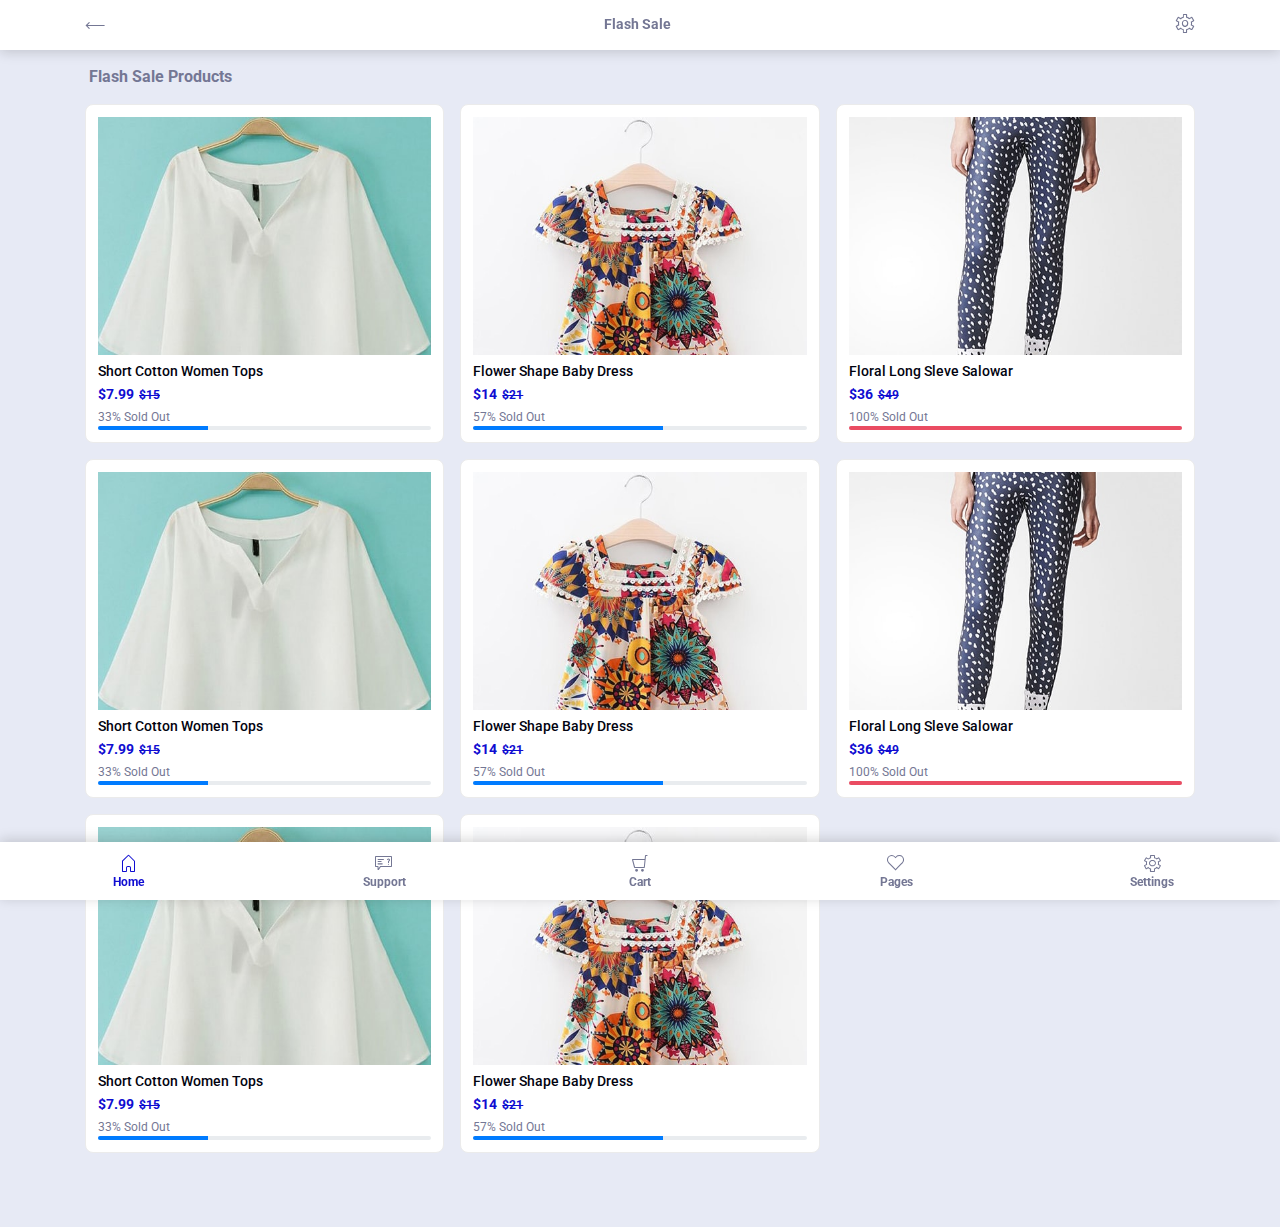
<file: suha-v1.3.0/flash-sale.html>
<!DOCTYPE html>
<html lang="en">
  
<!-- Mirrored from demo.designing-world.com/suha-v1.3.0/flash-sale.html by HTTrack Website Copier/3.x [XR&CO'2014], Thu, 30 Apr 2020 13:30:17 GMT -->
<head>
    <meta charset="utf-8">
    <meta name="viewport" content="width=device-width, initial-scale=1, shrink-to-fit=no">
    <meta name="description" content="">
    <meta http-equiv="X-UA-Compatible" content="IE=edge">
    <!-- The above 4 meta tags *must* come first in the head; any other head content must come *after* these tags-->
    <!-- Title-->
    <title>Suha - Multipurpose Ecommerce Mobile Template</title>
    <!-- Favicon-->
    <link rel="icon" href="img/core-img/favicon.ico">
    <!-- Stylesheet-->
    <link rel="stylesheet" href="style.css">
  </head>
  <body>
    <!-- Preloader-->
    <div class="preloader" id="preloader">
      <div class="spinner-grow text-secondary" role="status">
        <div class="sr-only">Loading...</div>
      </div>
    </div>
    <!-- Header Area-->
    <div class="header-area" id="headerArea">
      <div class="container h-100 d-flex align-items-center justify-content-between">
        <!-- Back Button-->
        <div class="back-button"><a href="home.html"><i class="lni-arrow-left"></i></a></div>
        <!-- Page Title-->
        <div class="page-heading">
          <h6 class="mb-0">Flash Sale</h6>
        </div>
        <!-- Filter Option-->
        <div class="filter-option" id="suhaNavbarToggler"><i class="lni-cog"></i></div>
      </div>
    </div>
    <!-- Sidenav Black Overlay-->
    <div class="sidenav-black-overlay"></div>
    <!-- Side Nav Wrapper-->
    <div class="suha-sidenav-wrapper filter-nav" id="sidenavWrapper">
      <!-- Catagory Sidebar Area-->
      <div class="catagory-sidebar-area">
        <!-- Filter Title-->
        <h5 class="mb-3">Filter</h5>
        <!-- Catagory-->
        <div class="widget catagory mb-4">
          <h6 class="widget-title mb-3">Product Brand</h6>
          <div class="widget-desc">
            <!-- Single Checkbox-->
            <div class="custom-control custom-checkbox d-flex align-items-center mb-2">
              <input class="custom-control-input" id="customCheck1" type="checkbox">
              <label class="custom-control-label" for="customCheck1">Zara</label>
            </div>
            <!-- Single Checkbox-->
            <div class="custom-control custom-checkbox d-flex align-items-center mb-2">
              <input class="custom-control-input" id="customCheck2" type="checkbox">
              <label class="custom-control-label" for="customCheck2">Gucci</label>
            </div>
            <!-- Single Checkbox-->
            <div class="custom-control custom-checkbox d-flex align-items-center mb-2">
              <input class="custom-control-input" id="customCheck3" type="checkbox">
              <label class="custom-control-label" for="customCheck3">Addidas</label>
            </div>
            <!-- Single Checkbox-->
            <div class="custom-control custom-checkbox d-flex align-items-center mb-2">
              <input class="custom-control-input" id="customCheck4" type="checkbox">
              <label class="custom-control-label" for="customCheck4">Nike</label>
            </div>
            <!-- Single Checkbox-->
            <div class="custom-control custom-checkbox d-flex align-items-center mb-2">
              <input class="custom-control-input" id="customCheck5" type="checkbox">
              <label class="custom-control-label" for="customCheck5">Denim</label>
            </div>
          </div>
        </div>
        <!-- Color-->
        <div class="widget color mb-4">
          <h6 class="widget-title mb-3">Color Family</h6>
          <div class="widget-desc">
            <!-- Single Checkbox-->
            <div class="custom-control custom-checkbox d-flex align-items-center mb-2">
              <input class="custom-control-input" id="customCheck6" type="checkbox">
              <label class="custom-control-label" for="customCheck6">Purple</label>
            </div>
            <!-- Single Checkbox-->
            <div class="custom-control custom-checkbox d-flex align-items-center mb-2">
              <input class="custom-control-input" id="customCheck7" type="checkbox">
              <label class="custom-control-label" for="customCheck7">Black</label>
            </div>
            <!-- Single Checkbox-->
            <div class="custom-control custom-checkbox d-flex align-items-center mb-2">
              <input class="custom-control-input" id="customCheck8" type="checkbox">
              <label class="custom-control-label" for="customCheck8">White</label>
            </div>
            <!-- Single Checkbox-->
            <div class="custom-control custom-checkbox d-flex align-items-center mb-2">
              <input class="custom-control-input" id="customCheck9" type="checkbox">
              <label class="custom-control-label" for="customCheck9">Red</label>
            </div>
            <!-- Single Checkbox-->
            <div class="custom-control custom-checkbox d-flex align-items-center mb-2">
              <input class="custom-control-input" id="customCheck10" type="checkbox">
              <label class="custom-control-label" for="customCheck10">Pink</label>
            </div>
          </div>
        </div>
        <!-- Size-->
        <div class="widget size mb-4">
          <h6 class="widget-title mb-3">Size</h6>
          <div class="widget-desc">
            <!-- Single Checkbox-->
            <div class="custom-control custom-checkbox d-flex align-items-center mb-2">
              <input class="custom-control-input" id="customCheck21" type="checkbox">
              <label class="custom-control-label" for="customCheck21">Xtra Large</label>
            </div>
            <!-- Single Checkbox-->
            <div class="custom-control custom-checkbox d-flex align-items-center mb-2">
              <input class="custom-control-input" id="customCheck22" type="checkbox">
              <label class="custom-control-label" for="customCheck22">Large</label>
            </div>
            <!-- Single Checkbox-->
            <div class="custom-control custom-checkbox d-flex align-items-center mb-2">
              <input class="custom-control-input" id="customCheck23" type="checkbox">
              <label class="custom-control-label" for="customCheck23">Midium</label>
            </div>
            <!-- Single Checkbox-->
            <div class="custom-control custom-checkbox d-flex align-items-center mb-2">
              <input class="custom-control-input" id="customCheck24" type="checkbox">
              <label class="custom-control-label" for="customCheck24">Small</label>
            </div>
            <!-- Single Checkbox-->
            <div class="custom-control custom-checkbox d-flex align-items-center mb-2">
              <input class="custom-control-input" id="customCheck25" type="checkbox">
              <label class="custom-control-label" for="customCheck25">Extra Small</label>
            </div>
          </div>
        </div>
        <!-- Ratings-->
        <div class="widget ratings mb-4">
          <h6 class="widget-title mb-3">Ratings</h6>
          <div class="widget-desc">
            <!-- Single Checkbox-->
            <div class="custom-control custom-checkbox d-flex align-items-center mb-2">
              <input class="custom-control-input" id="customCheck11" type="checkbox">
              <label class="custom-control-label" for="customCheck11">5 star</label>
            </div>
            <!-- Single Checkbox-->
            <div class="custom-control custom-checkbox d-flex align-items-center mb-2">
              <input class="custom-control-input" id="customCheck12" type="checkbox">
              <label class="custom-control-label" for="customCheck12">4 star</label>
            </div>
            <!-- Single Checkbox-->
            <div class="custom-control custom-checkbox d-flex align-items-center mb-2">
              <input class="custom-control-input" id="customCheck13" type="checkbox">
              <label class="custom-control-label" for="customCheck13">3 star</label>
            </div>
            <!-- Single Checkbox-->
            <div class="custom-control custom-checkbox d-flex align-items-center mb-2">
              <input class="custom-control-input" id="customCheck14" type="checkbox">
              <label class="custom-control-label" for="customCheck14">2 star</label>
            </div>
            <!-- Single Checkbox-->
            <div class="custom-control custom-checkbox d-flex align-items-center mb-2">
              <input class="custom-control-input" id="customCheck15" type="checkbox">
              <label class="custom-control-label" for="customCheck15">1 star</label>
            </div>
          </div>
        </div>
        <!-- Payment Type-->
        <div class="widget payment-type mb-4">
          <h6 class="widget-title mb-3">Payment Type</h6>
          <div class="widget-desc">
            <!-- Single Checkbox-->
            <div class="custom-control custom-checkbox d-flex align-items-center mb-2">
              <input class="custom-control-input" id="customCheck16" type="checkbox">
              <label class="custom-control-label" for="customCheck16">Cash On Delivery</label>
            </div>
            <!-- Single Checkbox-->
            <div class="custom-control custom-checkbox d-flex align-items-center mb-2">
              <input class="custom-control-input" id="customCheck17" type="checkbox">
              <label class="custom-control-label" for="customCheck17">Paypal</label>
            </div>
            <!-- Single Checkbox-->
            <div class="custom-control custom-checkbox d-flex align-items-center mb-2">
              <input class="custom-control-input" id="customCheck18" type="checkbox">
              <label class="custom-control-label" for="customCheck18">Check Payment</label>
            </div>
            <!-- Single Checkbox-->
            <div class="custom-control custom-checkbox d-flex align-items-center mb-2">
              <input class="custom-control-input" id="customCheck19" type="checkbox">
              <label class="custom-control-label" for="customCheck19">Payonner</label>
            </div>
            <!-- Single Checkbox-->
            <div class="custom-control custom-checkbox d-flex align-items-center mb-2">
              <input class="custom-control-input" id="customCheck20" type="checkbox">
              <label class="custom-control-label" for="customCheck20">Mobile Banking</label>
            </div>
          </div>
        </div>
        <!-- Apply Filter-->
        <div class="apply-filter-btn"><a class="btn btn-success" href="#">Apply Filter</a></div>
      </div>
      <!-- Go Back Button-->
      <div class="go-home-btn" id="goHomeBtn"><i class="lni-arrow-left"></i></div>
    </div>
    <div class="page-content-wrapper">
      <!-- Top Products-->
      <div class="top-products-area pt-3">
        <div class="container">
          <div class="section-heading d-flex align-items-center justify-content-between">
            <h6 class="ml-1">Flash Sale Products</h6>
          </div>
          <div class="row">
            <!-- Single Flash Sale Card-->
            <div class="col-6 col-sm-4">
              <div class="card flash-sale-card mb-3">
                <div class="card-body"><a href="single-product.html"><img src="img/product/1.jpg" alt=""><span class="product-title">Short Cotton Women Tops</span>
                    <p class="sale-price">$7.99<span class="real-price">$15</span></p><span class="progress-title">33% Sold Out</span>
                    <div class="progress">
                      <div class="progress-bar" role="progressbar" style="width: 33%" aria-valuenow="33" aria-valuemin="0" aria-valuemax="100"></div>
                    </div></a></div>
              </div>
            </div>
            <!-- Single Flash Sale Card-->
            <div class="col-6 col-sm-4">
              <div class="card flash-sale-card mb-3">
                <div class="card-body"><a href="single-product.html"><img src="img/product/2.jpg" alt=""><span class="product-title">Flower Shape Baby Dress</span>
                    <p class="sale-price">$14<span class="real-price">$21</span></p><span class="progress-title">57% Sold Out</span>
                    <div class="progress">
                      <div class="progress-bar" role="progressbar" style="width: 57%" aria-valuenow="57" aria-valuemin="0" aria-valuemax="100"></div>
                    </div></a></div>
              </div>
            </div>
            <!-- Single Flash Sale Card-->
            <div class="col-6 col-sm-4">
              <div class="card flash-sale-card mb-3">
                <div class="card-body"><a href="single-product.html"><img src="img/product/3.jpg" alt=""><span class="product-title">Floral Long Sleve Salowar </span>
                    <p class="sale-price">$36<span class="real-price">$49</span></p><span class="progress-title">100% Sold Out</span>
                    <div class="progress">
                      <div class="progress-bar bg-danger" role="progressbar" style="width: 100%" aria-valuenow="100" aria-valuemin="0" aria-valuemax="100"></div>
                    </div></a></div>
              </div>
            </div>
            <!-- Single Flash Sale Card-->
            <div class="col-6 col-sm-4">
              <div class="card flash-sale-card mb-3">
                <div class="card-body"><a href="single-product.html"><img src="img/product/1.jpg" alt=""><span class="product-title">Short Cotton Women Tops</span>
                    <p class="sale-price">$7.99<span class="real-price">$15</span></p><span class="progress-title">33% Sold Out</span>
                    <div class="progress">
                      <div class="progress-bar" role="progressbar" style="width: 33%" aria-valuenow="33" aria-valuemin="0" aria-valuemax="100"></div>
                    </div></a></div>
              </div>
            </div>
            <!-- Single Flash Sale Card-->
            <div class="col-6 col-sm-4">
              <div class="card flash-sale-card mb-3">
                <div class="card-body"><a href="single-product.html"><img src="img/product/2.jpg" alt=""><span class="product-title">Flower Shape Baby Dress</span>
                    <p class="sale-price">$14<span class="real-price">$21</span></p><span class="progress-title">57% Sold Out</span>
                    <div class="progress">
                      <div class="progress-bar" role="progressbar" style="width: 57%" aria-valuenow="57" aria-valuemin="0" aria-valuemax="100"></div>
                    </div></a></div>
              </div>
            </div>
            <!-- Single Flash Sale Card-->
            <div class="col-6 col-sm-4">
              <div class="card flash-sale-card mb-3">
                <div class="card-body"><a href="single-product.html"><img src="img/product/3.jpg" alt=""><span class="product-title">Floral Long Sleve Salowar </span>
                    <p class="sale-price">$36<span class="real-price">$49</span></p><span class="progress-title">100% Sold Out</span>
                    <div class="progress">
                      <div class="progress-bar bg-danger" role="progressbar" style="width: 100%" aria-valuenow="100" aria-valuemin="0" aria-valuemax="100"></div>
                    </div></a></div>
              </div>
            </div>
            <!-- Single Flash Sale Card-->
            <div class="col-6 col-sm-4">
              <div class="card flash-sale-card mb-3">
                <div class="card-body"><a href="single-product.html"><img src="img/product/1.jpg" alt=""><span class="product-title">Short Cotton Women Tops</span>
                    <p class="sale-price">$7.99<span class="real-price">$15</span></p><span class="progress-title">33% Sold Out</span>
                    <div class="progress">
                      <div class="progress-bar" role="progressbar" style="width: 33%" aria-valuenow="33" aria-valuemin="0" aria-valuemax="100"></div>
                    </div></a></div>
              </div>
            </div>
            <!-- Single Flash Sale Card-->
            <div class="col-6 col-sm-4">
              <div class="card flash-sale-card mb-3">
                <div class="card-body"><a href="single-product.html"><img src="img/product/2.jpg" alt=""><span class="product-title">Flower Shape Baby Dress</span>
                    <p class="sale-price">$14<span class="real-price">$21</span></p><span class="progress-title">57% Sold Out</span>
                    <div class="progress">
                      <div class="progress-bar" role="progressbar" style="width: 57%" aria-valuenow="57" aria-valuemin="0" aria-valuemax="100"></div>
                    </div></a></div>
              </div>
            </div>
          </div>
        </div>
      </div>
    </div>
    <!-- Footer Nav-->
    <div class="footer-nav-area" id="footerNav">
      <div class="suha-footer-nav h-100">
        <ul class="h-100 d-flex align-items-center justify-content-between">
          <li class="active"><a href="home.html"><i class="lni-home"></i>Home</a></li>
          <li><a href="message.html"><i class="lni-support"></i>Support</a></li>
          <li><a href="cart.html"><i class="lni-cart"></i>Cart</a></li>
          <li><a href="pages.html"><i class="lni-heart"></i>Pages</a></li>
          <li><a href="settings.html"><i class="lni-cog"></i>Settings</a></li>
        </ul>
      </div>
    </div>
    <!-- All JavaScript Files-->
    <script src="js/jquery.min.js"></script>
    <script src="js/popper.min.js"></script>
    <script src="js/bootstrap.min.js"></script>
    <script src="js/waypoints.min.js"></script>
    <script src="js/jquery.easing.min.js"></script>
    <script src="js/owl.carousel.min.js"></script>
    <script src="js/jquery.animatedheadline.min.js"></script>
    <script src="js/jquery.counterup.min.js"></script>
    <script src="js/wow.min.js"></script>
    <script src="js/jarallax.min.js"></script>
    <script src="js/jarallax-video.min.js"></script>
    <script src="js/default/jquery.passwordstrength.js"></script>
    <script src="js/default/dark-mode-switch.js"></script>
    <script src="js/default/active.js"></script>
  </body>

<!-- Mirrored from demo.designing-world.com/suha-v1.3.0/flash-sale.html by HTTrack Website Copier/3.x [XR&CO'2014], Thu, 30 Apr 2020 13:30:17 GMT -->
</html>
</file>
<file: suha-v1.3.0/style.css>
/* -----------------------------------------
[Master Stylesheet]

Template Name: Suha - Multipurpose Ecommerce Mobile Template
Template Author: Designing World
Template Author URL: https://themeforest.net/user/designing-world/portfolio
Version: 1.3.0
Last Updated: 6 Apr 2020
Created: 15 Dec 2019

[Table of Contents]

    * Google Fonts
    * Include Third Party CSS Library
        + Bootstrap CSS
        + Animate CSS
        + Owl Carousel CSS
        + Magnific Popup CSS
        + Animated Headline CSS
        + Font Awesome CSS
        + Line Icon CSS
    * Template Mixins
        + Flex
        + Miscellaneous
    * Template Variables
    * Template Responsive
    * Main Styles
        + Reboot CSS
        + Shortcode CSS
        + Preloader CSS
        + Demo CSS
        + Header CSS
        + Hero CSS
        + Home CSS
        + Footer CSS
        + CTA CSS
        + Register CSS
        + Contact CSS
        + Dark Mode CSS

# [font-family]
'Roboto', sans-serif;
----------------------------------------- */
/* Import Fonts & All CSS Files */
@import url("https://fonts.googleapis.com/css2?family=Roboto:ital,wght@0,100;0,300;0,400;0,500;0,700;0,900;1,100;1,300;1,400;1,500;1,700;1,900&amp;display=swap");
@import url(css/bootstrap.min.css);
@import url(css/animate.css);
@import url(css/owl.carousel.min.css);
@import url(css/jquery.animatedheadline.css);
@import url(css/font-awesome.min.css);
@import url(css/default/lineicons.min.css);
/* Reboot CSS */
* {
  margin: 0;
  padding: 0; }

body,
html {
  font-family: "Roboto", sans-serif;
  color: #747794;
  overflow-x: hidden;
  background-color: #e7eaf5;
  -webkit-transition-duration: 500ms;
  -o-transition-duration: 500ms;
  transition-duration: 500ms; }

h1,
h2,
h3,
h4,
h5,
h6 {
  color: #020310;
  line-height: 1.4;
  font-weight: 700; }

p {
  color: #747794;
  font-size: 14px; }

a,
a:hover,
a:focus {
  -webkit-transition-duration: 500ms;
  -o-transition-duration: 500ms;
  transition-duration: 500ms;
  text-decoration: none;
  outline: 0 solid transparent;
  box-shadow: none;
  color: #100DD1; }

.btn:focus {
  box-shadow: none; }

ul {
  margin: 0; }
  ul li {
    list-style: none;
    text-decoration: none; }
    ul li:hover, ul li:focus {
      list-style: none;
      text-decoration: none; }

ol {
  margin: 0; }

img {
  max-width: 100%;
  height: auto; }

/* Section Padding */
.section-padding-30 {
  padding-top: 30px;
  padding-bottom: 30px; }

.section-padding-0-30 {
  padding-top: 0;
  padding-bottom: 30px; }

.section-padding-30-0 {
  padding-top: 30px;
  padding-bottom: 0; }

.section-padding-30-14 {
  padding-top: 30px;
  padding-bottom: 14px; }

/* Scrollup */
#scrollUp {
  bottom: 30px;
  font-size: 16px;
  right: 30px;
  width: 30px;
  height: 30px;
  line-height: 30px;
  color: #ffffff;
  text-align: center;
  -webkit-box-shadow: 0 2px 2px 0 rgba(0, 0, 0, 0.15);
  box-shadow: 0 2px 2px 0 rgba(0, 0, 0, 0.15);
  -webkit-transition-duration: 500ms;
  -o-transition-duration: 500ms;
  transition-duration: 500ms;
  border-radius: 6px;
  background-color: #020310; }
  #scrollUp:hover, #scrollUp:focus {
    background-color: #100DD1; }

.jarallax {
  position: relative;
  z-index: 0; }
  .jarallax .jarallax-img {
    position: absolute;
    object-fit: cover;
    font-family: 'object-fit: cover;';
    top: 0;
    left: 0;
    width: 100%;
    height: 100%;
    z-index: -1; }

input:required,
textarea:required {
  box-shadow: none !important; }

input:invalid,
textarea:invalid {
  box-shadow: none !important; }

.no-boxshadow {
  box-shadow: none !important; }

/* Shortcodes CSS */
.h-100vh {
  height: 100vh !important; }

.bg-img {
  background-size: cover;
  background-position: center center;
  background-repeat: no-repeat; }

.bg-fixed {
  background-attachment: fixed; }

.bg-overlay {
  position: relative;
  z-index: 1; }
  .bg-overlay::after {
    position: absolute;
    content: "";
    background: #100DD1;
    background: -webkit-linear-gradient(to left, #100DD1, #0862fb);
    background: linear-gradient(to left, #100DD1, #0862fb);
    opacity: 0.85;
    top: 0;
    left: 0;
    height: 100%;
    width: 100%;
    z-index: -1; }

.bg-gray {
  background-color: #f8f8ff; }

.btn,
.btn:hover,
.btn:focus {
  font-weight: 700;
  box-shadow: none; }

.btn {
  padding: .375rem 1rem;
  font-size: 0.85rem;
  border-radius: .4rem; }
  .btn:hover, .btn:focus {
    color: #ffffff; }

.btn-group-lg > .btn,
.btn-lg {
  padding: .75rem 1.25rem;
  font-size: 1rem;
  border-radius: .5rem; }

.btn-group-sm > .btn,
.btn-sm {
  padding: .25rem .75rem;
  font-size: .75rem;
  border-radius: .25rem; }

.btn-warning {
  color: #020310;
  background-color: #ffaf00;
  border-color: #ffaf00; }
  .btn-warning:hover, .btn-warning:focus {
    color: #ffffff;
    background-color: #020310;
    border-color: #020310; }

.btn-danger {
  background-color: #ea4c62;
  border-color: #ea4c62; }
  .btn-danger:hover, .btn-danger:focus {
    background-color: #020310;
    border-color: #020310; }

.btn-primary {
  background-color: #100DD1;
  border-color: #100DD1; }
  .btn-primary:hover, .btn-primary:focus {
    background-color: #020310;
    border-color: #020310; }

.btn-success {
  background-color: #00b894;
  border-color: #00b894; }
  .btn-success:hover, .btn-success:focus {
    background-color: #020310;
    border-color: #020310; }

.btn-info {
  background-color: #21d6f1;
  border-color: #21d6f1; }
  .btn-info:hover, .btn-info:focus {
    background-color: #020310;
    border-color: #020310; }

.bg-primary,
.badge-primary {
  background-color: #100DD1 !important; }

.bg-danger,
.badge-danger {
  background-color: #ea4c62 !important; }

.bg-warning,
.badge-warning {
  background-color: #ffaf00 !important; }

.bg-info,
.badge-info {
  background-color: #21d6f1 !important; }

.bg-success,
.badge-success {
  background-color: #00b894 !important; }

.text-dark {
  color: #020310 !important; }

.section-heading {
  position: relative;
  z-index: 1;
  margin-bottom: 1rem; }
  .section-heading h6 {
    margin-bottom: 0;
    color: #747794; }
  .section-heading p {
    margin-bottom: 0; }

.card {
  border-color: #ebebeb;
  border-radius: 0.5rem; }
  .card .card-body {
    padding: 0.75rem; }

.card-img-top {
  border-top-left-radius: calc(.75rem - 1px);
  border-top-right-radius: calc(.75rem - 1px); }

.border,
.border-left,
.border-right,
.border-bottom,
.border-top {
  border-color: #ebebeb !important; }

.mfp-iframe-holder .mfp-content {
  max-width: 1100px; }

.row {
  margin-right: -8px;
  margin-left: -8px; }

.col,
.col-1,
.col-10,
.col-11,
.col-12,
.col-2,
.col-3,
.col-4,
.col-5,
.col-6,
.col-7,
.col-8,
.col-9,
.col-auto,
.col-lg,
.col-lg-1,
.col-lg-10,
.col-lg-11,
.col-lg-12,
.col-lg-2,
.col-lg-3,
.col-lg-4,
.col-lg-5,
.col-lg-6,
.col-lg-7,
.col-lg-8,
.col-lg-9,
.col-lg-auto,
.col-md,
.col-md-1,
.col-md-10,
.col-md-11,
.col-md-12,
.col-md-2,
.col-md-3,
.col-md-4,
.col-md-5,
.col-md-6,
.col-md-7,
.col-md-8,
.col-md-9,
.col-md-auto,
.col-sm,
.col-sm-1,
.col-sm-10,
.col-sm-11,
.col-sm-12,
.col-sm-2,
.col-sm-3,
.col-sm-4,
.col-sm-5,
.col-sm-6,
.col-sm-7,
.col-sm-8,
.col-sm-9,
.col-sm-auto,
.col-xl,
.col-xl-1,
.col-xl-10,
.col-xl-11,
.col-xl-12,
.col-xl-2,
.col-xl-3,
.col-xl-4,
.col-xl-5,
.col-xl-6,
.col-xl-7,
.col-xl-8,
.col-xl-9,
.col-xl-auto {
  padding-right: 8px;
  padding-left: 8px; }

/* Preloader CSS */
#preloader {
  position: fixed;
  width: 100%;
  height: 100%;
  z-index: 9999999;
  top: 0;
  left: 0;
  background-color: #f8f8ff;
  display: -webkit-box;
  display: -ms-flexbox;
  display: flex;
  -webkit-box-align: center;
  -ms-flex-align: center;
  align-items: center;
  -webkit-box-pack: center;
  -ms-flex-pack: center;
  justify-content: center;
  overflow: hidden; }

/* Demo CSS */
.preview-iframe-wrapper {
  position: relative;
  z-index: 1; }
  .preview-iframe-wrapper .preview-hero-area {
    position: relative;
    z-index: 1;
    width: 100%;
    padding-top: 100px;
    margin-bottom: -50px; }
    .preview-iframe-wrapper .preview-hero-area::after {
      position: absolute;
      content: "";
      background-image: url(img/core-img/curve.png);
      bottom: 50px;
      width: 142px;
      height: 121px;
      background-repeat: no-repeat;
      right: 0;
      z-index: auto; }
    .preview-iframe-wrapper .preview-hero-area .preview-content-wrapper {
      position: relative;
      z-index: 1;
      margin-bottom: 150px; }
      .preview-iframe-wrapper .preview-hero-area .preview-content-wrapper .demo-title {
        font-size: 2.1rem;
        margin-bottom: 1rem; }
        @media only screen and (min-width: 992px) and (max-width: 1199px) {
          .preview-iframe-wrapper .preview-hero-area .preview-content-wrapper .demo-title {
            font-size: 1.75rem; } }
        @media only screen and (min-width: 768px) and (max-width: 991px) {
          .preview-iframe-wrapper .preview-hero-area .preview-content-wrapper .demo-title {
            font-size: 1.25rem; } }
        @media only screen and (max-width: 767px) {
          .preview-iframe-wrapper .preview-hero-area .preview-content-wrapper .demo-title {
            font-size: 1.5rem; } }
        @media only screen and (min-width: 576px) and (max-width: 767px) {
          .preview-iframe-wrapper .preview-hero-area .preview-content-wrapper .demo-title {
            font-size: 2rem; } }
        .preview-iframe-wrapper .preview-hero-area .preview-content-wrapper .demo-title span {
          color: #100DD1; }
      .preview-iframe-wrapper .preview-hero-area .preview-content-wrapper .demo-desc {
        font-size: 18px; }
      .preview-iframe-wrapper .preview-hero-area .preview-content-wrapper .qr-code-wrapper {
        position: relative;
        z-index: 1;
        background-color: #ffffff;
        text-align: center;
        max-width: 18rem;
        padding: 2rem;
        border-radius: .5rem; }
        .preview-iframe-wrapper .preview-hero-area .preview-content-wrapper .qr-code-wrapper::after {
          position: absolute;
          width: 200px;
          height: 200px;
          background-image: url(img/core-img/dot-blue.png);
          background-repeat: repeat;
          bottom: -70px;
          left: -70px;
          z-index: -10;
          content: "";
          border-radius: 50%;
          opacity: 0.15; }
        .preview-iframe-wrapper .preview-hero-area .preview-content-wrapper .qr-code-wrapper h6 {
          font-size: 14px; }
    .preview-iframe-wrapper .preview-hero-area iframe {
      width: 385px;
      height: 748px;
      border: 5px solid #272727;
      border-radius: 1.25rem;
      box-shadow: 0 2px 2px 2px rgba(14, 14, 14, 0.125);
      margin-bottom: 150px; }
      @media only screen and (max-width: 767px) {
        .preview-iframe-wrapper .preview-hero-area iframe {
          width: 100%; } }
  .preview-iframe-wrapper .tech-img ul li {
    margin-right: 1rem; }
    .preview-iframe-wrapper .tech-img ul li:last-child {
      margin-right: 0rem; }
    .preview-iframe-wrapper .tech-img ul li img {
      max-height: 28px; }
      @media only screen and (min-width: 768px) and (max-width: 991px) {
        .preview-iframe-wrapper .tech-img ul li img {
          max-height: 22px; } }
      @media only screen and (max-width: 767px) {
        .preview-iframe-wrapper .tech-img ul li img {
          max-height: 22px; } }
  .preview-iframe-wrapper .features-area {
    position: relative;
    z-index: 1;
    padding: 100px 0;
    border-radius: 3rem 0 0 0; }
    .preview-iframe-wrapper .features-area ul li {
      position: relative;
      z-index: 1;
      padding-left: 1.5rem;
      margin-top: 1rem; }
      @media only screen and (min-width: 768px) and (max-width: 991px) {
        .preview-iframe-wrapper .features-area ul li {
          font-size: 14px; } }
      @media only screen and (max-width: 767px) {
        .preview-iframe-wrapper .features-area ul li {
          font-size: 14px; } }
      .preview-iframe-wrapper .features-area ul li.active {
        color: #020310; }
      .preview-iframe-wrapper .features-area ul li::before {
        position: absolute;
        content: "\f00c";
        top: 0;
        left: 0;
        font-family: "FontAwesome";
        font-size: 16px;
        color: #100DD1;
        z-index: 1; }

.preview-footer-area {
  position: relative;
  z-index: 1;
  width: 100%;
  height: 100px; }
  .preview-footer-area .footer-nav a {
    margin-left: 1rem;
    font-size: 14px;
    color: #747794;
    font-weight: 700; }
    .preview-footer-area .footer-nav a:hover, .preview-footer-area .footer-nav a:focus {
      color: #100DD1; }
  .preview-footer-area .footer-logo img {
    max-height: 50px; }

.header-area {
  -webkit-transition-duration: 500ms;
  -o-transition-duration: 500ms;
  transition-duration: 500ms;
  background-color: #ffffff;
  width: 100%;
  height: 50px;
  position: fixed;
  top: 0;
  left: 0;
  right: 0;
  z-index: 1000;
  box-shadow: 0 2px 12px rgba(15, 15, 15, 0.175); }
  .header-area.header-out {
    top: -100px; }

.top-search-form {
  position: relative;
  z-index: 1; }
  .top-search-form form {
    position: relative;
    z-index: 1; }
    .top-search-form form .form-control {
      max-width: 190px;
      background-color: #ffffff;
      height: 32px;
      font-size: 12px;
      padding: 10px 15px;
      padding-left: 35px;
      border: 1px solid #ebebeb;
      color: #747794; }
    .top-search-form form button {
      background-color: transparent;
      position: absolute;
      top: 1px;
      left: 10px;
      width: 18px;
      height: 30px;
      border: 0;
      z-index: 10;
      color: #747794; }
      .top-search-form form button:focus {
        outline: none; }

.suha-navbar-toggler {
  position: relative;
  z-index: 1;
  width: 26px;
  cursor: pointer;
  padding: .5rem 0; }
  .suha-navbar-toggler span {
    -webkit-transition-duration: 500ms;
    -o-transition-duration: 500ms;
    transition-duration: 500ms;
    -webkit-box-flex: 0;
    -ms-flex: 0 0 22px;
    flex: 0 0 22px;
    min-width: 22px;
    width: 22px;
    height: 2px;
    background-color: #747794;
    margin-bottom: 4px; }
    .suha-navbar-toggler span:nth-child(2) {
      -webkit-box-flex: 0;
      -ms-flex: 0 0 12px;
      flex: 0 0 12px;
      min-width: 12px;
      width: 12px; }
    .suha-navbar-toggler span:last-child {
      margin-bottom: 0;
      -webkit-box-flex: 0;
      -ms-flex: 0 0 17px;
      flex: 0 0 17px;
      min-width: 17px;
      width: 17px; }
  .suha-navbar-toggler:hover span, .suha-navbar-toggler:focus span {
    -webkit-box-flex: 0;
    -ms-flex: 0 0 22px;
    flex: 0 0 22px;
    min-width: 22px;
    width: 22px; }

.filter-option {
  position: relative;
  z-index: 1;
  cursor: pointer;
  text-align: right;
  width: 30px;
  height: 30px;
  line-height: 30px;
  font-size: 20px; }

.back-button a {
  color: #747794;
  font-weight: 500;
  font-size: 14px;
  display: -webkit-box;
  display: -ms-flexbox;
  display: flex;
  -webkit-box-align: center;
  -ms-flex-align: center;
  align-items: center; }
  .back-button a i {
    font-size: 1.25rem;
    margin-right: 0.25rem; }
  .back-button a:hover, .back-button a:focus {
    color: #100DD1; }

.page-heading h6 {
  color: #747794;
  font-size: 14px; }

.logo-wrapper a {
  display: block; }

/* Hero CSS */
.intro-wrapper {
  position: relative;
  width: 100%;
  height: 100vh;
  background: #100DD1;
  background: -webkit-linear-gradient(to left, #100DD1, #0862fb);
  background: linear-gradient(to left, #100DD1, #0862fb);
  z-index: 1; }
  .intro-wrapper .background-shape {
    position: absolute;
    width: 300px;
    height: 300px;
    border-radius: 50%;
    background-color: #ffffff;
    opacity: 0.1;
    z-index: -1;
    top: -100px;
    right: -60px; }

.get-started-btn {
  position: fixed;
  z-index: 10;
  bottom: 40px;
  width: 100%;
  padding-left: 40px;
  padding-right: 40px; }

.page-content-wrapper {
  position: relative;
  z-index: 1;
  margin-top: 50px;
  margin-bottom: 58px; }

.suha-sidenav-wrapper {
  -webkit-transition-duration: 500ms;
  -o-transition-duration: 500ms;
  transition-duration: 500ms;
  position: fixed;
  width: 100%;
  z-index: 999999;
  top: 0;
  left: -250px;
  height: 100%;
  background: #100DD1;
  background: -webkit-linear-gradient(to left, #100DD1, #0862fb);
  background: linear-gradient(to left, #100DD1, #0862fb);
  overflow-y: auto;
  width: 240px; }
  .suha-sidenav-wrapper .go-home-btn {
    -webkit-transition-duration: 400ms;
    -o-transition-duration: 400ms;
    transition-duration: 400ms;
    position: fixed;
    bottom: 30px;
    left: 170px;
    background-color: #00b894;
    width: 40px;
    height: 40px;
    border-radius: 50%;
    text-align: center;
    color: #ffffff;
    line-height: 42px;
    z-index: 10;
    cursor: pointer;
    visibility: hidden;
    opacity: 0;
    font-size: 1.25rem; }
    .suha-sidenav-wrapper .go-home-btn:hover, .suha-sidenav-wrapper .go-home-btn:focus {
      background-color: #020310; }
  .suha-sidenav-wrapper.nav-active {
    left: 0; }
    .suha-sidenav-wrapper.nav-active .go-home-btn {
      visibility: visible;
      opacity: 1; }
  .suha-sidenav-wrapper.filter-nav {
    background: #f8f8ff; }

.sidenav-black-overlay {
  -webkit-transition-duration: 500ms;
  -o-transition-duration: 500ms;
  transition-duration: 500ms;
  width: 100%;
  position: fixed;
  height: 100%;
  top: 0;
  left: 0;
  background-color: rgba(2, 3, 16, 0.3);
  z-index: 9999;
  opacity: 0;
  visibility: hidden; }
  .sidenav-black-overlay.active {
    opacity: 1;
    visibility: visible; }

.sidenav-profile {
  position: relative;
  z-index: 1; }
  .sidenav-profile .user-profile {
    position: relative;
    z-index: 1;
    width: 80px;
    height: 80px;
    border-radius: 50%;
    margin: 3rem auto 0.5rem; }
    .sidenav-profile .user-profile::before {
      position: absolute;
      width: 110px;
      height: 110px;
      top: -15px;
      left: -15px;
      background-image: url(img/core-img/dot.png);
      content: "";
      z-index: -10;
      opacity: 0.2;
      border-radius: 50%; }
    .sidenav-profile .user-profile img {
      border-radius: 50%; }
    .sidenav-profile .user-profile .user-designation {
      position: absolute;
      z-index: 1;
      height: 46px;
      width: 46px;
      font-size: 12px;
      border: 3px solid #ffffff;
      background-color: #100DD1;
      display: inline-block;
      border-radius: 50%;
      color: #ffffff;
      line-height: 40px;
      text-align: center;
      font-weight: 700;
      top: 0;
      right: 0; }
  .sidenav-profile .user-info {
    position: relative;
    z-index: 1;
    text-align: center; }
    .sidenav-profile .user-info h6,
    .sidenav-profile .user-info p {
      color: #ffffff; }
    .sidenav-profile .user-info .available-balance {
      margin-bottom: 0;
      display: block;
      font-size: 14px;
      font-weight: 700;
      color: #ffffff; }

.sidenav-nav {
  margin: 3rem 1rem 1rem;
  position: relative;
  z-index: 1; }
  .sidenav-nav li a {
    display: -webkit-box;
    display: -ms-flexbox;
    display: flex;
    -webkit-box-align: center;
    -ms-flex-align: center;
    align-items: center;
    color: #ffffff;
    border-bottom: 1px solid rgba(255, 255, 255, 0.1);
    padding-top: 0.75rem;
    padding-bottom: 0.75rem;
    padding-right: 1rem;
    padding-left: 1rem;
    font-size: 14px;
    font-weight: 700; }
    .sidenav-nav li a i {
      -webkit-transition-duration: 500ms;
      -o-transition-duration: 500ms;
      transition-duration: 500ms;
      display: inline-block;
      margin-right: 0.5rem;
      font-size: 1.25rem;
      color: #ffffff; }
    .sidenav-nav li a:hover, .sidenav-nav li a:focus {
      background-color: rgba(15, 15, 15, 0.1); }
  .sidenav-nav li:first-child a {
    border-top: 1px solid rgba(255, 255, 255, 0.1); }
  .sidenav-nav li:last-child a {
    margin-bottom: 0; }

.page-nav {
  position: relative;
  z-index: 1; }
  .page-nav li a {
    color: #020310;
    display: block;
    padding: 0.75rem 1rem;
    display: -webkit-box;
    display: -ms-flexbox;
    display: flex;
    -webkit-box-align: center;
    -ms-flex-align: center;
    align-items: center;
    margin-bottom: 0.5rem;
    border-radius: 0.5rem;
    background-color: #ffffff;
    font-size: 14px;
    font-weight: 500; }
    .page-nav li a i {
      font-size: 1rem;
      margin-left: auto; }
    .page-nav li a:hover, .page-nav li a:focus {
      color: #100DD1;
      background-color: #f8f8ff; }

.hero-slides {
  position: relative;
  z-index: 1; }
  .hero-slides .owl-prev,
  .hero-slides .owl-next {
    position: absolute;
    top: 50%;
    background-color: rgba(255, 255, 255, 0.11);
    width: 30px;
    height: 30px;
    text-align: center;
    line-height: 30px;
    left: 0;
    margin-top: -15px;
    color: #ffffff;
    display: none; }
  .hero-slides .owl-next {
    left: auto;
    right: 0; }
  .hero-slides .owl-dots {
    position: absolute;
    width: 100%;
    bottom: 15px;
    display: -webkit-box;
    display: -ms-flexbox;
    display: flex;
    -webkit-box-align: center;
    -ms-flex-align: center;
    align-items: center;
    -webkit-box-pack: center;
    -ms-flex-pack: center;
    justify-content: center; }
    .hero-slides .owl-dots .owl-dot {
      -webkit-transition-duration: 500ms;
      -o-transition-duration: 500ms;
      transition-duration: 500ms;
      position: relative;
      z-index: 1;
      margin: 0 5px;
      width: 8px;
      height: 8px;
      -webkit-box-flex: 0;
      -ms-flex: 0 0 8px;
      flex: 0 0 8px;
      max-width: 8px;
      background-color: #ebebeb;
      border-radius: 50%; }
      .hero-slides .owl-dots .owl-dot.active {
        background-color: #ffaf00; }
        .hero-slides .owl-dots .owl-dot.active::after {
          position: absolute;
          width: calc(100% + 8px);
          height: calc(100% + 8px);
          z-index: 1;
          content: "";
          border: 2px solid #ffaf00;
          left: -4px;
          top: -4px;
          border-radius: 50%; }

.single-hero-slide {
  position: relative;
  z-index: 1;
  width: 100%; }
  .single-hero-slide .slide-content {
    position: absolute;
    width: 100%;
    top: 0;
    left: 0;
    z-index: 10; }

.catagory-card {
  position: relative;
  z-index: 1;
  text-align: center; }
  .catagory-card a {
    display: block;
    padding-top: 0.25rem;
    padding-bottom: 0.25rem; }
  .catagory-card i {
    margin-bottom: 0.75rem;
    font-size: 2rem;
    display: block; }
  .catagory-card span {
    -webkit-transition-duration: 500ms;
    -o-transition-duration: 500ms;
    transition-duration: 500ms;
    display: block;
    font-size: 12px;
    font-weight: 700;
    line-height: 1;
    color: #747794; }
  .catagory-card:hover span, .catagory-card:focus span {
    color: #100DD1; }

.subcatagory-card {
  position: relative;
  z-index: 1;
  text-align: center; }
  .subcatagory-card a {
    display: block; }
  .subcatagory-card img {
    margin-bottom: 0.6rem;
    max-height: 42px; }
  .subcatagory-card span {
    -webkit-transition-duration: 500ms;
    -o-transition-duration: 500ms;
    transition-duration: 500ms;
    display: block;
    font-size: 12px;
    font-weight: 700;
    line-height: 1;
    color: #747794; }
  .subcatagory-card:hover span, .subcatagory-card:focus span {
    color: #100DD1; }

.flash-sale-slide.owl-carousel {
  width: 130% !important; }

.flash-sale-card {
  position: relative;
  z-index: 1; }
  .flash-sale-card img {
    margin-bottom: 0.5rem; }
  .flash-sale-card .product-title {
    -webkit-transition-duration: 500ms;
    -o-transition-duration: 500ms;
    transition-duration: 500ms;
    color: #020310;
    font-size: 14px;
    font-weight: 500;
    display: block;
    line-height: 1.2;
    margin-bottom: 0.25rem;
    overflow: hidden;
    text-overflow: ellipsis;
    white-space: nowrap; }
  .flash-sale-card .sale-price {
    font-size: 14px;
    font-weight: 700;
    color: #100DD1;
    margin-bottom: 0; }
  .flash-sale-card .real-price {
    display: inline-block;
    margin-left: 5px;
    font-size: 12px;
    text-decoration: line-through;
    margin-bottom: 0.25rem; }
  .flash-sale-card .progress {
    height: 0.25rem; }
  .flash-sale-card .progress-title {
    color: #747794;
    font-size: 12px;
    display: block; }
  .flash-sale-card:hover .product-title, .flash-sale-card:focus .product-title {
    color: #100DD1; }

.top-product-card {
  position: relative;
  z-index: 1; }
  .top-product-card .badge {
    position: absolute;
    top: 1rem;
    left: 1rem;
    z-index: 10; }
  .top-product-card .wishlist-btn {
    position: absolute;
    top: 1rem;
    right: 1rem;
    z-index: 10;
    color: #ea4c62;
    font-size: 1.25rem;
    line-height: 1; }
  .top-product-card .product-thumbnail img {
    width: 100%; }
  .top-product-card .delete-btn {
    position: absolute;
    top: 1rem;
    right: 1rem;
    z-index: 10;
    color: #747794;
    font-size: 1.25rem;
    line-height: 1; }
  .top-product-card .product-title {
    font-size: 14px;
    font-weight: 700;
    margin-bottom: 0.25rem;
    color: #020310; }
  .top-product-card .sale-price {
    margin-bottom: 0.25rem;
    color: #00b894;
    font-weight: 700; }
    .top-product-card .sale-price span {
      color: #747794;
      margin-left: 5px;
      text-decoration: line-through;
      font-size: 14px; }
  .top-product-card .product-rating {
    font-size: 10px;
    color: #ffaf00; }
    .top-product-card .product-rating i {
      margin: 0 1px; }
  .top-product-card .btn {
    padding: 0;
    border-radius: 50%;
    width: 30px;
    height: 30px;
    text-align: center;
    line-height: 30px;
    position: absolute;
    right: 12px;
    bottom: 12px;
    font-size: 1rem;
    z-index: 9; }
  .top-product-card:hover .product-title, .top-product-card:focus .product-title {
    color: #100DD1; }

.weekly-product-card {
  position: relative;
  z-index: 1; }
  .weekly-product-card .product-thumbnail-side {
    position: relative;
    z-index: 1;
    -webkit-box-flex: 0;
    -ms-flex: 0 0 50%;
    flex: 0 0 50%;
    max-width: 50%;
    width: 50%;
    padding-right: 1rem; }
    .weekly-product-card .product-thumbnail-side .product-thumbnail {
      position: relative;
      z-index: 1; }
      .weekly-product-card .product-thumbnail-side .product-thumbnail img {
        max-height: 300px; }
    .weekly-product-card .product-thumbnail-side .badge {
      position: absolute;
      z-index: 2;
      top: 0.5rem;
      left: 0.5rem; }
    .weekly-product-card .product-thumbnail-side .wishlist-btn {
      position: absolute;
      bottom: 0.5rem;
      left: 0.5rem;
      color: #ea4c62;
      line-height: 1;
      z-index: 11; }
    .weekly-product-card .product-thumbnail-side .delete-btn {
      position: absolute;
      bottom: 0.5rem;
      left: 0.5rem;
      color: #747794;
      line-height: 1;
      z-index: 11; }
  .weekly-product-card .product-description {
    position: relative;
    z-index: 1;
    -webkit-box-flex: 0;
    -ms-flex: 0 0 50%;
    flex: 0 0 50%;
    max-width: 50%;
    width: 50%; }
    .weekly-product-card .product-description .product-title {
      margin-bottom: 0.5rem;
      font-weight: 700;
      font-size: 14px;
      color: #020310; }
    .weekly-product-card .product-description .sale-price {
      margin-bottom: 0.5rem;
      font-size: 14px;
      font-weight: 700;
      color: #020310; }
      .weekly-product-card .product-description .sale-price i {
        display: inline-block;
        width: 20px;
        height: 20px;
        border-radius: 50%;
        color: #ffffff;
        background-color: #100DD1;
        font-size: 10px;
        text-align: center;
        line-height: 20px;
        margin-right: 0.25rem; }
      .weekly-product-card .product-description .sale-price span {
        text-decoration: line-through;
        color: #ea4c62;
        margin-left: 0.25rem;
        display: inline-block; }
    .weekly-product-card .product-description .product-rating {
      font-size: 14px;
      font-weight: 700;
      margin-bottom: 0.5rem; }
      .weekly-product-card .product-description .product-rating i {
        display: inline-block;
        width: 20px;
        height: 20px;
        border-radius: 50%;
        color: #ffffff;
        background-color: #ffaf00;
        font-size: 10px;
        text-align: center;
        line-height: 20px;
        margin-right: 0.25rem;
        padding-left: 1px; }
    .weekly-product-card .product-description .btn i {
      font-size: 14px; }
  .weekly-product-card:hover .product-title, .weekly-product-card:focus .product-title {
    color: #100DD1; }

.catagory-sidebar-area {
  position: relative;
  z-index: 1;
  padding: 3rem 2rem; }

.widget .widget-title {
  display: block; }

.widget .custom-control-label {
  color: #747794; }
  .widget .custom-control-label::before {
    background-color: transparent;
    border: #747794 solid 2px; }

.widget .custom-control-input:checked ~ .custom-control-label::before {
  color: #ea4c62;
  border-color: #ea4c62;
  background-color: #ea4c62; }

.notification-area {
  position: relative;
  z-index: 1; }
  .notification-area .list-group-item {
    border-color: #ebebeb;
    margin-bottom: 0.5rem;
    border-radius: 0.5rem; }
    .notification-area .list-group-item .noti-icon {
      position: relative;
      z-index: 1;
      display: inline-block;
      width: 30px;
      height: 30px;
      -webkit-box-flex: 0;
      -ms-flex: 0 0 30px;
      flex: 0 0 30px;
      max-width: 30px;
      background: #100DD1;
      background: -webkit-linear-gradient(to left, #100DD1, #0862fb);
      background: linear-gradient(to left, #100DD1, #0862fb);
      color: #ffffff;
      text-align: center;
      font-size: 1rem;
      margin-right: .75rem;
      border-radius: 50%; }
      .notification-area .list-group-item .noti-icon i {
        line-height: 30px; }
      .notification-area .list-group-item .noti-icon::before {
        position: absolute;
        width: 10px;
        height: 10px;
        background-color: #ffaf00;
        content: "";
        top: -2px;
        right: -2px;
        border-radius: 50%;
        z-index: 1; }
    .notification-area .list-group-item h6 {
      font-size: 14px;
      -webkit-transition-duration: 500ms;
      -o-transition-duration: 500ms;
      transition-duration: 500ms;
      color: #020310; }
    .notification-area .list-group-item p {
      margin-bottom: 0.5rem; }
    .notification-area .list-group-item a {
      font-size: 14px; }
    .notification-area .list-group-item span {
      font-size: 12px;
      display: block;
      color: #747794; }
    .notification-area .list-group-item:first-child {
      border-top-left-radius: .5rem;
      border-top-right-radius: .5rem; }
    .notification-area .list-group-item:last-child {
      border-bottom-right-radius: .5rem;
      border-bottom-left-radius: .5rem; }
    .notification-area .list-group-item.readed {
      background-color: #f8f8ff; }
      .notification-area .list-group-item.readed .noti-icon {
        background: #00b894; }
        .notification-area .list-group-item.readed .noti-icon::before {
          display: none; }
      .notification-area .list-group-item.readed h6 {
        color: #747794; }
    .notification-area .list-group-item:hover h6, .notification-area .list-group-item:focus h6 {
      color: #100DD1; }
  .notification-area .unread-notifications {
    position: relative;
    z-index: 1; }

.layout-options {
  position: relative;
  z-index: 1; }
  .layout-options a {
    display: inline-block;
    width: 36px;
    height: 30px;
    background-color: #ffffff;
    border-radius: 0.25rem;
    margin-left: .5rem;
    text-align: center;
    font-size: 1rem;
    color: #747794; }
    .layout-options a i {
      line-height: 30px; }
    .layout-options a:hover, .layout-options a:focus, .layout-options a.active {
      color: #ffffff;
      background-color: #ea4c62; }

.settings-card {
  margin-bottom: 0.25rem; }
  .settings-card:last-child {
    margin-bottom: 0; }

.single-settings {
  position: relative;
  z-index: 1; }
  .single-settings .title {
    font-size: 14px; }
    .single-settings .title i {
      width: 22px;
      height: 22px;
      display: inline-block;
      background-color: #8A4821;
      text-align: center;
      color: #ffffff;
      line-height: 22px;
      border-radius: .25rem;
      margin-right: .5rem;
      font-size: 14px; }
    .single-settings .title span span {
      font-size: 10px;
      margin-left: 0.5rem; }
  .single-settings .data-content {
    font-size: 13px;
    font-weight: 700; }
    .single-settings .data-content a {
      display: -webkit-box;
      display: -ms-flexbox;
      display: flex;
      -webkit-box-align: center;
      -ms-flex-align: center;
      align-items: center; }
    .single-settings .data-content i {
      margin-left: 0.25rem; }
  .single-settings .toggle-button-cover {
    position: relative;
    z-index: 1; }
  .single-settings .knobs,
  .single-settings .layer {
    position: absolute;
    top: 0;
    right: 0;
    bottom: 0;
    left: 0; }
  .single-settings .button.r {
    position: relative;
    width: 45px;
    height: 21px;
    overflow: hidden;
    border: 1px solid #ebebeb; }
  .single-settings .button.r,
  .single-settings .button.r .layer {
    border-radius: 100px; }
  .single-settings .checkbox {
    position: relative;
    width: 100%;
    height: 100%;
    padding: 0;
    margin: 0;
    opacity: 0;
    cursor: pointer;
    z-index: 3; }
  .single-settings .knobs {
    z-index: 2; }
  .single-settings .layer {
    width: 100%;
    background-color: transparent;
    transition: 0.3s ease all;
    z-index: 1; }
  .single-settings .knobs:before {
    content: '';
    position: absolute;
    top: 2px;
    left: 2px;
    width: 15px;
    height: 15px;
    background-color: #ea4c62;
    border-radius: 50%;
    transition: 0.3s ease all, left 0.3s cubic-bezier(0.18, 0.89, 0.35, 1.15); }
  .single-settings .checkbox:active + .knobs:before {
    width: 45px;
    border-radius: 100px; }
  .single-settings .checkbox:checked:active + .knobs:before {
    margin-left: -26px; }
  .single-settings .checkbox:checked + .knobs:before {
    content: '';
    left: 24px;
    background-color: #100DD1; }
  .single-settings .checkbox:checked ~ .layer {
    background-color: #f8f8ff; }

.language-area-wrapper,
.shipping-method-choose {
  position: relative; }
  .language-area-wrapper ul,
  .shipping-method-choose ul {
    list-style: none;
    margin: 0;
    padding: 0; }
    .language-area-wrapper ul li,
    .shipping-method-choose ul li {
      display: block;
      position: relative;
      z-index: 1;
      width: 100%; }
      .language-area-wrapper ul li input[type=radio],
      .shipping-method-choose ul li input[type=radio] {
        position: absolute;
        visibility: hidden; }
      .language-area-wrapper ul li label,
      .shipping-method-choose ul li label {
        display: block;
        position: relative;
        padding: 10px 10px 10px 45px;
        z-index: 9;
        cursor: pointer;
        transition: all 0.25s linear;
        margin-bottom: 0;
        border-radius: 0.4rem;
        font-size: 14px;
        font-weight: 700; }
        .language-area-wrapper ul li label span,
        .shipping-method-choose ul li label span {
          font-size: 11px;
          margin-left: 0.5rem; }
      .language-area-wrapper ul li .check,
      .shipping-method-choose ul li .check {
        display: block;
        position: absolute;
        border: 4px solid #00b894;
        border-radius: 100%;
        height: 20px;
        width: 20px;
        top: 50%;
        margin-top: -10px;
        left: 15px;
        z-index: 5;
        transition: all .25s linear; }
        .language-area-wrapper ul li .check::before,
        .shipping-method-choose ul li .check::before {
          display: block;
          position: absolute;
          content: '';
          border-radius: 100%;
          height: 8px;
          width: 8px;
          top: 50%;
          left: 50%;
          margin: -4px;
          transition: background 0.25s linear; }
  .language-area-wrapper input[type=radio]:checked ~ .check,
  .shipping-method-choose input[type=radio]:checked ~ .check {
    border-color: #100DD1; }
  .language-area-wrapper input[type=radio]:checked ~ .check::before,
  .shipping-method-choose input[type=radio]:checked ~ .check::before {
    background: #100DD1; }
  .language-area-wrapper input[type=radio]:checked ~ label,
  .shipping-method-choose input[type=radio]:checked ~ label {
    color: #100DD1;
    background-color: rgba(16, 13, 209, 0.103); }

.user-info-card {
  position: relative;
  z-index: 1;
  background-color: #ffaf00;
  border-color: #ffaf00;
  border-bottom-left-radius: 0;
  border-bottom-right-radius: 0; }
  .user-info-card .user-profile {
    position: relative;
    z-index: 1;
    width: 80px;
    height: 80px;
    border-radius: 50%; }
    .user-info-card .user-profile img {
      border-radius: 50%; }

.single-profile-data {
  position: relative;
  z-index: 1;
  margin-bottom: 1.25rem; }
  .single-profile-data:last-child {
    margin-bottom: 0; }
  .single-profile-data .title {
    -webkit-box-flex: 0;
    -ms-flex: 0 0 50%;
    flex: 0 0 50%;
    width: 50%;
    max-width: 50%;
    font-size: 12px;
    color: #020310; }
    .single-profile-data .title i {
      width: 22px;
      height: 22px;
      display: inline-block;
      background-color: #8A4821;
      text-align: center;
      color: #ffffff;
      line-height: 23px;
      border-radius: .25rem;
      margin-right: .4rem;
      font-size: 12px; }
    .single-profile-data .title span {
      line-height: 1; }
  .single-profile-data .data-content {
    -webkit-box-flex: 0;
    -ms-flex: 0 0 50%;
    flex: 0 0 50%;
    width: 50%;
    max-width: 50%;
    font-size: 13px;
    text-align: right;
    color: #747794; }

.user-data-card {
  position: relative;
  z-index: 1;
  border-color: #ffffff;
  border-top-left-radius: 0;
  border-top-right-radius: 0; }
  .user-data-card .card-body {
    padding: 1.25rem; }
  .user-data-card .title {
    font-size: 13px;
    color: #020310;
    font-weight: 500;
    margin-bottom: 0; }
    .user-data-card .title i {
      width: 24px;
      height: 24px;
      display: inline-block;
      background-color: #00b894;
      text-align: center;
      color: #ffffff;
      line-height: 24px;
      border-radius: .25rem;
      margin-right: .4rem;
      font-size: 14px; }
  .user-data-card .form-control {
    height: 36px;
    padding: 0 15px;
    color: #747794;
    font-size: 13px; }

.change-user-thumb {
  position: absolute;
  z-index: 1;
  width: 30px;
  height: 30px;
  bottom: 0;
  right: 0; }
  .change-user-thumb input {
    position: absolute;
    width: 100%;
    height: 100%;
    top: 0;
    right: 0;
    z-index: 10;
    opacity: 0; }
  .change-user-thumb button {
    width: 100%;
    height: 100%;
    background-color: #f8f8ff;
    border: none;
    border-radius: 50%;
    position: absolute;
    top: 0;
    right: 0;
    font-size: 14px;
    z-index: 1;
    border: 1px solid #ebebeb; }

.support-wrapper .faq-heading {
  background: #100DD1;
  background: -webkit-linear-gradient(to right, #100DD1, #00b894);
  background: linear-gradient(to right, #100DD1, #00b894);
  background-clip: text;
  -webkit-background-clip: text;
  -webkit-text-fill-color: transparent;
  font-weight: 800; }

.accordian-card {
  position: relative;
  z-index: 1; }
  .accordian-card .card-body {
    padding: 1.25rem; }
  .accordian-card p {
    padding-left: 35px; }
    .accordian-card p:last-child {
      margin-bottom: 0; }
  .accordian-card .accordian-header.collapse {
    display: block; }
  .accordian-card .accordian-header button {
    color: #100DD1;
    text-align: left;
    padding-left: 0;
    padding-right: 0; }
    .accordian-card .accordian-header button span i {
      width: 30px;
      height: 30px;
      border-radius: 50%;
      background-color: #100DD1;
      display: inline-block;
      text-align: center;
      line-height: 30px;
      color: #ffffff;
      margin-right: 0.5rem;
      font-size: 1rem; }
    .accordian-card .accordian-header button > i {
      color: #747794;
      -webkit-transform: rotate(-90deg);
      -ms-transform: rotate(-90deg);
      transform: rotate(-90deg); }
    .accordian-card .accordian-header button:hover, .accordian-card .accordian-header button:focus {
      color: #100DD1; }
    .accordian-card .accordian-header button.collapsed > span {
      color: #020310; }
    .accordian-card .accordian-header button.collapsed > i {
      -webkit-transform: rotate(0);
      -ms-transform: rotate(0);
      transform: rotate(0); }
  .accordian-card.seller-card .accordian-header button span i {
    background-color: #ea4c62; }
  .accordian-card.others-card .accordian-header button span i {
    background-color: #00b894; }

.faq-search-form {
  position: relative;
  z-index: 1; }
  .faq-search-form input {
    border-radius: 60px;
    padding-left: 40px;
    font-weight: 700; }
    .faq-search-form input:focus {
      border-color: transparent; }
  .faq-search-form button {
    position: absolute;
    width: 50px;
    height: 50px;
    border: 0;
    background-color: transparent;
    text-align: center;
    top: 0;
    left: 0;
    z-index: 10; }

.live-chat-intro {
  position: relative;
  z-index: 1;
  background-color: #100DD1;
  padding: 2rem 0;
  text-align: center;
  border-radius: 0 0 3rem 3rem; }
  .live-chat-intro p {
    color: #ffffff;
    margin-bottom: 0.5rem; }
  .live-chat-intro img {
    width: 50px;
    height: 50px;
    border-radius: 50%;
    margin: 0 auto .5rem;
    display: block; }
  .live-chat-intro .status {
    position: relative;
    z-index: 1;
    color: #ffffff;
    font-size: 14px;
    display: inline-block; }
    .live-chat-intro .status.online {
      padding-left: 15px; }
      .live-chat-intro .status.online::after {
        position: absolute;
        width: 10px;
        height: 10px;
        background-color: #00b894;
        border-radius: 50%;
        content: "";
        margin-top: -5px;
        top: 50%;
        left: 0;
        z-index: 10; }

.agent-message-content {
  position: relative;
  z-index: 1;
  margin-bottom: 1rem; }
  .agent-message-content .agent-thumbnail {
    -webkit-box-flex: 0;
    -ms-flex: 0 0 30px;
    flex: 0 0 30px;
    max-width: 30px;
    width: 30px; }
    .agent-message-content .agent-thumbnail img {
      width: 30px;
      height: 30px;
      border-radius: 50%;
      box-shadow: 0 1px 3px 0 rgba(15, 15, 15, 0.175);
      background-color: #ffffff;
      padding: 2px; }
  .agent-message-content .agent-message-text {
    position: relative;
    z-index: 1; }
    .agent-message-content .agent-message-text span {
      font-size: 12px;
      color: #747794;
      margin-left: 0.5rem;
      margin-top: 0.25rem;
      display: block; }
    .agent-message-content .agent-message-text p {
      display: inline-block;
      margin-bottom: 0;
      background-color: #ffffff;
      padding: .75rem 1rem .65rem;
      border-radius: 1rem; }

.user-message-content {
  position: relative;
  z-index: 1;
  text-align: right;
  margin-bottom: 1rem; }
  .user-message-content .user-message-text {
    padding-left: 3rem; }
    .user-message-content .user-message-text p {
      display: inline-block;
      margin-bottom: 0;
      padding: .75rem 1rem .65rem;
      background-color: #100DD1;
      color: #ffffff;
      border-radius: 1rem; }
    .user-message-content .user-message-text span {
      font-size: 12px;
      display: block;
      color: #747794;
      margin-right: 0.5rem;
      margin-top: 0.25rem; }

.type-text-form {
  position: fixed;
  width: 100%;
  height: 55px;
  bottom: 0;
  left: 0;
  background-color: #ffffff;
  z-index: 99999; }
  .type-text-form .form-control {
    -webkit-transition-duration: 500ms;
    -o-transition-duration: 500ms;
    transition-duration: 500ms;
    width: 100%;
    height: 55px;
    border-color: transparent;
    color: #747794;
    font-size: 13px;
    padding-top: 17px;
    padding-bottom: 17px;
    padding-left: 40px; }
    .type-text-form .form-control:focus {
      border-color: transparent; }
  .type-text-form button[type="submit"] {
    position: absolute;
    width: 40px;
    height: 55px;
    top: 0;
    right: 0;
    z-index: 30;
    border: 0;
    background-color: #ffffff;
    font-size: 1rem;
    color: #020310; }
  .type-text-form .file-upload {
    position: absolute;
    width: 40px;
    height: 55px;
    top: 0;
    left: 0;
    z-index: 20; }
    .type-text-form .file-upload input {
      position: absolute;
      top: 0;
      left: 0;
      width: 100%;
      height: 100%;
      z-index: 200;
      opacity: 0; }
    .type-text-form .file-upload span {
      position: absolute;
      top: 0;
      left: 0;
      background-color: #ffffff;
      height: 100%;
      width: 100%;
      z-index: 50;
      text-align: center;
      line-height: 55px; }

.single-order-status {
  position: relative;
  z-index: 1;
  margin-bottom: 1rem; }
  .single-order-status:last-child {
    margin-bottom: 0; }
  .single-order-status .order-icon {
    color: #100DD1;
    margin-right: .5rem; }
  .single-order-status .order-status {
    color: #020310;
    font-size: 14px;
    font-weight: 700; }
    .single-order-status .order-status .order-date {
      font-size: 12px;
      color: #747794;
      margin-left: 0.5rem; }

.cart-table {
  position: relative;
  z-index: 1; }
  .cart-table table {
    max-width: 100%; }
    .cart-table table tbody tr {
      background-color: #ffffff;
      border-bottom: 2px dashed #ebebeb; }
      .cart-table table tbody tr:last-child {
        border-bottom: 0; }
    .cart-table table a {
      color: #020310;
      font-weight: 700; }
      .cart-table table a.remove-product {
        color: #ffffff;
        width: 24px;
        height: 24px;
        background-color: #ea4c62;
        display: inline-block;
        text-align: center;
        line-height: 25px;
        border-radius: 50%;
        font-size: 10px; }
        .cart-table table a.remove-product:hover, .cart-table table a.remove-product:focus {
          color: #ffffff;
          background-color: #020310; }
      .cart-table table a span {
        display: block;
        color: #747794; }
      .cart-table table a:hover, .cart-table table a:focus {
        color: #100DD1; }
  .cart-table .table td,
  .cart-table .table th {
    vertical-align: middle;
    color: #747794;
    font-size: 12px;
    padding: 1rem .5rem;
    border: 0; }
  .cart-table img {
    max-width: 2.5rem;
    border: 1px solid #ebebeb; }
  .cart-table .qty-text {
    border: 1px solid #ebebeb;
    width: 2.5rem;
    text-align: center;
    height: 2rem;
    border-radius: .25rem;
    -webkit-transition-duration: 300ms;
    -o-transition-duration: 300ms;
    transition-duration: 300ms; }
    .cart-table .qty-text:focus {
      border: 1px solid #100DD1; }

.coupon-card .card-body {
  padding: 1.25rem; }

.cart-amount-area .card-body {
  padding: .75rem 1.25rem; }

.apply-coupon {
  position: relative;
  z-index: 1; }
  .apply-coupon p {
    font-size: 12px; }

.coupon-form {
  position: relative;
  z-index: 1; }
  .coupon-form .form-control {
    height: 34.4px;
    padding: 5px 15px;
    font-size: 12px;
    border-radius: .4rem; }
  .coupon-form button {
    position: absolute;
    top: 0;
    right: 0;
    z-index: 10; }

.billing-information-card {
  position: relative;
  z-index: 1; }

.billing-information-title-card {
  border-radius: .5rem .5rem 0 0;
  border-color: #ea4c62; }

.shipping-method-choose-title-card {
  border-radius: .5rem .5rem 0 0;
  border-color: #00b894; }

.shipping-method-choose-card {
  border-radius: 0 0 .5rem .5rem;
  border-color: #ffffff; }

.single-payment-method a {
  display: block;
  position: relative;
  z-index: 1;
  background-color: #ffffff;
  margin-bottom: 1rem;
  text-align: center;
  padding: 3rem 1rem;
  border-radius: 1rem; }
  .single-payment-method a i {
    font-size: 3rem;
    margin-bottom: .5rem;
    display: block; }
  .single-payment-method a h6 {
    -webkit-transition-duration: 500ms;
    -o-transition-duration: 500ms;
    transition-duration: 500ms;
    margin-bottom: 0; }
  .single-payment-method a:hover, .single-payment-method a:focus {
    box-shadow: 0 5px 11px rgba(15, 15, 15, 0.175); }
    .single-payment-method a:hover h6, .single-payment-method a:focus h6 {
      color: #100DD1; }

.credit-card-info-wrapper img {
  margin: 0 auto; }

.pay-credit-card-form {
  position: relative;
  z-index: 1; }
  .pay-credit-card-form label {
    font-size: 12px;
    font-weight: 700;
    margin-left: 0.25rem;
    text-transform: uppercase; }
  .pay-credit-card-form small {
    font-size: 11px; }
  .pay-credit-card-form .form-control {
    height: 44px;
    padding-top: 5px;
    padding-bottom: 5px;
    box-shadow: 0 3px 8px rgba(15, 15, 15, 0.1) !important; }

.bank-ac-info .list-group-item {
  font-size: 14px; }

.order-success-wrapper {
  position: relative;
  width: 100%;
  background: #100DD1;
  background: -webkit-linear-gradient(to left, #100DD1, #0862fb);
  background: linear-gradient(to left, #100DD1, #0862fb);
  height: 100vh;
  top: 0;
  left: 0;
  z-index: 2;
  display: -webkit-box;
  display: -ms-flexbox;
  display: flex;
  -webkit-box-align: center;
  -ms-flex-align: center;
  align-items: center;
  -webkit-box-pack: center;
  -ms-flex-pack: center;
  justify-content: center;
  text-align: center;
  padding: 1rem 3rem; }
  .order-success-wrapper i {
    display: inline-block;
    font-size: 3rem;
    margin-bottom: 1rem;
    color: #ffffff; }
  .order-success-wrapper h5 {
    color: #ffffff; }
  .order-success-wrapper p {
    margin-bottom: 0;
    font-size: 13px;
    color: #ffffff; }

.product-slides {
  position: relative;
  z-index: 1;
  margin-bottom: -40px; }
  .product-slides .owl-prev,
  .product-slides .owl-next {
    position: absolute;
    width: 30px;
    height: 30px;
    background-color: transparent;
    text-align: center;
    line-height: 30px;
    z-index: 10;
    top: 50%;
    margin-top: -15px;
    left: 15px;
    font-size: 20px;
    color: #100DD1; }
    .product-slides .owl-prev.disabled,
    .product-slides .owl-next.disabled {
      opacity: 0;
      visibility: hidden; }
  .product-slides .owl-next {
    left: auto;
    right: 15px; }
  .product-slides .owl-dots {
    display: -webkit-box;
    display: -ms-flexbox;
    display: flex;
    -webkit-box-align: center;
    -ms-flex-align: center;
    align-items: center;
    -webkit-box-pack: center;
    -ms-flex-pack: center;
    justify-content: center;
    position: absolute;
    width: 100%;
    left: 0;
    bottom: 1rem;
    z-index: 10; }
    .product-slides .owl-dots .owl-dot {
      -webkit-transition-duration: 300ms;
      -o-transition-duration: 300ms;
      transition-duration: 300ms;
      -webkit-box-flex: 0;
      -ms-flex: 0 0 12px;
      flex: 0 0 12px;
      width: 12px;
      max-width: 12px;
      height: 2px;
      background-color: #ebebeb;
      margin: 0 5px; }
      .product-slides .owl-dots .owl-dot.active {
        -webkit-box-flex: 0;
        -ms-flex: 0 0 24px;
        flex: 0 0 24px;
        width: 24px;
        max-width: 24px;
        background-color: #ffaf00; }

.product-title-meta-data {
  border-top-left-radius: 3rem;
  padding-left: 1rem;
  padding-top: 1.5rem !important; }
  .product-title-meta-data::after {
    position: absolute;
    content: "";
    background-image: url(img/core-img/curve.png);
    top: -121px;
    width: 142px;
    height: 121px;
    background-repeat: no-repeat;
    right: 0;
    z-index: auto; }
  .product-title-meta-data .p-wishlist-share {
    -webkit-box-flex: 0;
    -ms-flex: 0 0 80px;
    flex: 0 0 80px;
    width: 80px;
    max-width: 80px;
    text-align: right; }

.product-description {
  position: relative;
  z-index: 1; }
  .product-description .sale-price {
    font-size: 18px;
    font-weight: 700;
    margin-bottom: 0.5rem;
    color: #ea4c62; }
    .product-description .sale-price span {
      margin-left: 0.5rem;
      color: #747794;
      text-decoration: line-through; }
  .product-description .ratings i {
    color: #ffaf00;
    font-size: 14px;
    margin-right: 3px; }
  .product-description .total-result-of-ratings span:first-child {
    background-color: #00b894;
    padding: 3px 6px;
    color: #ffffff;
    display: inline-block;
    border-radius: .25rem;
    font-size: 12px;
    margin-right: 0.25rem;
    font-weight: 700; }
  .product-description .total-result-of-ratings span:last-child {
    color: #00b894;
    font-size: 12px;
    font-weight: 700; }

.cart-form {
  position: relative;
  z-index: 1;
  display: -webkit-box;
  display: -ms-flexbox;
  display: flex; }
  .cart-form .form-control {
    max-width: 60px;
    height: 34.4px;
    margin-right: 0.5rem;
    text-align: center; }

.p-wishlist-share a {
  display: inline-block;
  color: #ea4c62;
  font-size: 20px;
  margin-left: 0.5rem; }
  .p-wishlist-share a:last-child {
    color: #100DD1; }

.choose-color-radio .custom-control-label::before {
  width: 1.25rem;
  height: 1.25rem;
  border: 0;
  background-color: #100DD1; }

.choose-color-radio .custom-control-label.yellow::before {
  background-color: #ffaf00; }

.choose-color-radio .custom-control-label.green::before {
  background-color: #00b894; }

.choose-color-radio .custom-control-label.purple::before {
  background-color: #ea4c62; }

.choose-color-radio .custom-control-label::after {
  width: 1.25rem;
  height: 1.25rem; }

.choose-color-radio .custom-control-input:focus ~ .custom-control-label::before {
  box-shadow: none;
  border-color: transparent; }

.choose-color-radio .custom-control-input:checked ~ .custom-control-label::before {
  border-color: #100DD1;
  background-color: #100DD1; }

.choose-color-radio .custom-control-input:checked ~ .custom-control-label.yellow::before {
  background-color: #ffaf00; }

.choose-color-radio .custom-control-input:checked ~ .custom-control-label.green::before {
  background-color: #00b894; }

.choose-color-radio .custom-control-input:checked ~ .custom-control-label.purple::before {
  background-color: #ea4c62; }

.choose-size-radio {
  position: relative;
  z-index: 1;
  text-align: right; }
  .choose-size-radio li a {
    width: 24px;
    height: 24px;
    background-color: #ffffff;
    text-align: center;
    margin-left: .5rem;
    border-radius: .25rem;
    font-size: 12px;
    line-height: 24px;
    color: #747794;
    display: block;
    box-shadow: 0 1px 2px 0 rgba(15, 15, 15, 0.175); }
    .choose-size-radio li a:hover, .choose-size-radio li a:focus {
      color: #ffffff;
      background-color: #ea4c62; }
  .choose-size-radio li.active a {
    color: #ffffff;
    background-color: #ea4c62; }

.p-specification {
  position: relative;
  z-index: 1; }
  .p-specification li {
    font-size: 14px; }

.single-user-review {
  position: relative;
  z-index: 1;
  border-bottom: 2px dashed #ebebeb;
  margin-bottom: 1rem;
  padding-bottom: 1rem; }
  .single-user-review:last-child {
    border-bottom: 0;
    padding-bottom: 0;
    margin-bottom: 0; }
  .single-user-review .user-thumbnail {
    margin-top: 0.5rem;
    -webkit-box-flex: 0;
    -ms-flex: 0 0 40px;
    flex: 0 0 40px;
    width: 40px;
    max-width: 40px;
    margin-right: .5rem; }
    .single-user-review .user-thumbnail img {
      border-radius: 50%; }
  .single-user-review .rating {
    font-size: 12px;
    color: #ffaf00; }
  .single-user-review .name-date {
    display: block;
    font-size: 11px; }

.ratings-submit-form {
  position: relative;
  z-index: 1; }
  .ratings-submit-form textarea.form-control {
    height: 80px;
    font-size: 14px; }
  .ratings-submit-form .stars {
    background: url("[data-uri]") repeat-x 0 0;
    width: 150px; }
    .ratings-submit-form .stars:before, .ratings-submit-form .stars:after {
      display: table;
      content: ""; }
    .ratings-submit-form .stars:after {
      clear: both; }
    .ratings-submit-form .stars input[type="radio"] {
      position: absolute;
      opacity: 0; }
      .ratings-submit-form .stars input[type="radio"].star-5:checked ~ span {
        width: 100%; }
      .ratings-submit-form .stars input[type="radio"].star-4:checked ~ span {
        width: 80%; }
      .ratings-submit-form .stars input[type="radio"].star-3:checked ~ span {
        width: 60%; }
      .ratings-submit-form .stars input[type="radio"].star-2:checked ~ span {
        width: 40%; }
      .ratings-submit-form .stars input[type="radio"].star-1:checked ~ span {
        width: 20%; }
    .ratings-submit-form .stars label {
      display: block;
      width: 30px;
      height: 30px;
      margin: 0 !important;
      padding: 0 !important;
      text-indent: -99999rem;
      float: left;
      position: relative;
      z-index: 10;
      background: transparent !important;
      cursor: pointer; }
      .ratings-submit-form .stars label:hover ~ span {
        background-position: 0 -30px; }
      .ratings-submit-form .stars label.star-5:hover ~ span {
        width: 100% !important; }
      .ratings-submit-form .stars label.star-4:hover ~ span {
        width: 80% !important; }
      .ratings-submit-form .stars label.star-3:hover ~ span {
        width: 60% !important; }
      .ratings-submit-form .stars label.star-2:hover ~ span {
        width: 40% !important; }
      .ratings-submit-form .stars label.star-2:hover ~ span {
        width: 20% !important; }
    .ratings-submit-form .stars span {
      display: block;
      width: 0;
      position: relative;
      top: 0;
      left: 0;
      height: 30px;
      background: url("[data-uri]") repeat-x 0 -60px;
      -webkit-transition: width 0.5s;
      -o-transition: width 0.5s;
      transition: width 0.5s; }

.add2cart-notification {
  position: fixed;
  bottom: 58px;
  width: 100%;
  height: 30px;
  background-color: #00b894;
  z-index: 1000;
  color: #ffffff;
  text-align: center;
  font-size: 12px;
  line-height: 30px;
  font-weight: 700; }

.footer-nav-area {
  -webkit-transition-duration: 500ms;
  -o-transition-duration: 500ms;
  transition-duration: 500ms;
  background-color: #ffffff;
  width: 100%;
  height: 58px;
  position: fixed;
  bottom: 0;
  left: 0;
  right: 0;
  z-index: 1000;
  box-shadow: 0 -2px 12px rgba(15, 15, 15, 0.175); }
  .footer-nav-area.footer-out {
    bottom: -100px; }

.suha-footer-nav ul {
  width: 100%; }
  .suha-footer-nav ul li {
    -webkit-box-flex: 0;
    -ms-flex: 0 0 20%;
    flex: 0 0 20%;
    max-width: 20%;
    width: 20%;
    position: relative;
    z-index: 1; }
    .suha-footer-nav ul li a {
      display: block;
      font-size: 12px;
      text-align: center;
      font-weight: 700;
      text-transform: capitalize;
      line-height: 1;
      color: #747794; }
      .suha-footer-nav ul li a i {
        display: block;
        font-size: 18px;
        margin-bottom: 4px; }
      .suha-footer-nav ul li a:hover, .suha-footer-nav ul li a:focus {
        color: #100DD1; }
      .suha-footer-nav ul li a img {
        max-height: 1.5rem;
        margin: 0 auto .25rem;
        display: block; }
    .suha-footer-nav ul li.active a {
      color: #100DD1; }

/* CTA Area */
.cta-area {
  position: relative;
  z-index: 1; }
  .cta-area .cta-text {
    position: relative;
    z-index: 1;
    border-radius: 0.5rem;
    background-size: cover; }
    .cta-area .cta-text p,
    .cta-area .cta-text h4 {
      color: #ffffff; }
    .cta-area .cta-text::after {
      width: 100%;
      height: 100%;
      top: 0;
      left: 0;
      position: absolute;
      content: "";
      background: #100DD1;
      background: -webkit-linear-gradient(to left, #100DD1, #0862fb);
      background: linear-gradient(to left, #100DD1, #0862fb);
      z-index: -10;
      border-radius: 0.5rem;
      opacity: .75; }

/* Register CSS */
.login-wrapper {
  position: relative;
  width: 100%;
  min-height: 100vh;
  background: #100DD1;
  background: -webkit-linear-gradient(to left, #100DD1, #0862fb);
  background: linear-gradient(to left, #100DD1, #0862fb);
  z-index: 10;
  overflow-y: auto;
  padding-top: 2rem;
  padding-bottom: 2rem;
  overflow-x: hidden; }
  .login-wrapper .background-shape {
    position: absolute;
    width: 300px;
    height: 300px;
    border-radius: 50%;
    background-color: #ffffff;
    opacity: 0.1;
    z-index: -1;
    top: -100px;
    right: -60px; }
  .login-wrapper .success-check {
    color: #ffffff;
    margin: 0 auto; }
    .login-wrapper .success-check i {
      font-size: 3rem; }

.register-form {
  position: relative;
  z-index: 1; }
  .register-form .form-group {
    position: relative;
    z-index: 1; }
  .register-form span {
    color: #ffffff;
    font-size: 12px;
    display: block; }
  .register-form form > .form-group > label {
    position: absolute;
    text-align: center;
    z-index: 100;
    border-radius: 50%;
    left: 0;
    font-size: 16px;
    margin-bottom: 0;
    color: #ffffff;
    top: 26px; }
  .register-form .form-control {
    border-radius: 0;
    border: 0;
    color: #ffffff;
    font-size: 13px;
    background-color: transparent;
    height: 40px;
    padding: 8px 8px 8px 24px;
    border-radius: 0;
    border-bottom: 1px solid rgba(255, 255, 255, 0.1); }
    .register-form .form-control::placeholder {
      color: #ffffff;
      opacity: 0.4; }
  .register-form .progress {
    width: 100%;
    height: 5px;
    margin-top: 1rem;
    border-radius: 1rem;
    margin-bottom: 0.25rem; }
  .register-form .password-score {
    font-size: 14px;
    font-weight: 700;
    color: #ffffff;
    display: -webkit-box;
    display: -ms-flexbox;
    display: flex; }
    .register-form .password-score span {
      font-size: 18px;
      margin-left: 1rem; }
  .register-form .password-recommendation {
    display: none !important; }
  .register-form #password-recommendation-heading {
    font-weight: 700;
    color: #00b894;
    font-size: 16px; }

.login-meta-data a {
  font-size: 14px;
  color: #ffffff; }
  .login-meta-data a:hover, .login-meta-data a:focus {
    color: #ffaf00; }

.login-meta-data p a {
  color: #ffffff; }
  .login-meta-data p a:hover, .login-meta-data p a:focus {
    color: #ffaf00; }

.go-back-btn {
  -webkit-transition-duration: 400ms;
  -o-transition-duration: 400ms;
  transition-duration: 400ms;
  position: fixed;
  top: 30px;
  right: 30px;
  background-color: #ea4c62;
  width: 40px;
  height: 40px;
  border-radius: 50%;
  text-align: center;
  color: #ffffff;
  line-height: 42px;
  z-index: 10;
  cursor: pointer; }
  .go-back-btn:hover, .go-back-btn:focus {
    background-color: #100DD1;
    color: #ffffff; }

/* Contact CSS */
.form-control {
  -webkit-transition-duration: 500ms;
  -o-transition-duration: 500ms;
  transition-duration: 500ms;
  border-color: #ebebeb;
  height: 50px;
  padding: 12px 20px;
  font-size: 14px; }
  .form-control:focus {
    box-shadow: none; }

/* Blog CSS */
.blog-card {
  position: relative;
  z-index: 1; }
  .blog-card .post-img {
    position: relative;
    z-index: 1;
    border-radius: 0.5rem; }
    .blog-card .post-img img {
      border-radius: 0.5rem; }
    .blog-card .post-img::after {
      position: absolute;
      width: 100%;
      height: 100%;
      top: 0;
      left: 0;
      content: "";
      background-color: #020310;
      opacity: 0.3;
      z-index: 1;
      border-radius: 0.5rem; }
  .blog-card .post-bookmark {
    position: absolute;
    z-index: 100;
    color: #ffffff;
    top: .5rem;
    right: .5rem;
    width: 30px;
    height: 30px;
    border-radius: 50%;
    background-color: transparent;
    text-align: center; }
    .blog-card .post-bookmark i {
      line-height: 30px; }
    .blog-card .post-bookmark:hover, .blog-card .post-bookmark:focus {
      background-color: rgba(255, 255, 255, 0.2); }
  .blog-card .post-content {
    position: absolute !important;
    width: calc(100% - 1rem);
    bottom: .5rem;
    left: .5rem;
    z-index: 100;
    border-radius: .5rem;
    background-color: #ffffff;
    padding: .75rem;
    overflow: hidden; }
    .blog-card .post-content .bg-shapes .circle1 {
      width: 30px;
      height: 30px;
      position: absolute;
      border-radius: 50%;
      top: -15px;
      right: -15px;
      background-color: transparent;
      border: 1px solid #ebebeb;
      z-index: -1; }
    .blog-card .post-content .bg-shapes .circle2 {
      width: 50px;
      height: 50px;
      position: absolute;
      border-radius: 50%;
      top: -25px;
      right: -25px;
      background-color: transparent;
      border: 1px solid #ebebeb;
      z-index: -1; }
    .blog-card .post-content .bg-shapes .circle3 {
      width: 70px;
      height: 70px;
      position: absolute;
      border-radius: 50%;
      top: -35px;
      right: -35px;
      background-color: transparent;
      border: 1px solid #ebebeb;
      z-index: -1; }
    .blog-card .post-content .bg-shapes .circle4 {
      width: 90px;
      height: 90px;
      position: absolute;
      border-radius: 50%;
      top: -45px;
      right: -45px;
      background-color: transparent;
      border: 1px solid #ebebeb;
      z-index: -1; }
    .blog-card .post-content .post-catagory {
      font-size: 11px;
      text-transform: uppercase;
      font-weight: 700;
      color: #ea4c62;
      margin-bottom: 0.125rem;
      letter-spacing: .5px; }
    .blog-card .post-content .post-title {
      font-size: 14px;
      font-weight: 700;
      line-height: 1.3;
      color: #020310;
      margin-bottom: .5rem;
      overflow: hidden;
      height: 38px; }
      .blog-card .post-content .post-title:hover, .blog-card .post-content .post-title:focus {
        color: #100DD1; }
    .blog-card .post-content .post-meta {
      position: relative;
      z-index: 1; }
      .blog-card .post-content .post-meta a {
        font-size: 10px;
        line-height: 1;
        color: #747794; }
        .blog-card .post-content .post-meta a:hover, .blog-card .post-content .post-meta a:focus {
          color: #100DD1; }
        .blog-card .post-content .post-meta a i {
          margin-right: 0.25rem; }
      .blog-card .post-content .post-meta span {
        font-size: 10px;
        line-height: 1;
        color: #747794; }
        .blog-card .post-content .post-meta span i {
          margin-right: 0.25rem; }
  .blog-card.list-card .post-content {
    width: calc(50% - 1rem);
    bottom: .75rem;
    left: .75rem; }
  .blog-card.list-card .post-bookmark {
    top: .75rem;
    right: .75rem; }
  .blog-card.list-card .read-more-btn {
    position: absolute;
    min-width: 100px;
    right: .75rem;
    bottom: .75rem;
    z-index: 99; }

.blog-catagory-card {
  position: relative;
  z-index: 1; }
  .blog-catagory-card a {
    display: block; }
    .blog-catagory-card a i {
      color: #100DD1;
      font-size: 2rem;
      margin-bottom: 1rem;
      display: block; }
    .blog-catagory-card a span {
      -webkit-transition-duration: 500ms;
      -o-transition-duration: 500ms;
      transition-duration: 500ms;
      color: #747794;
      text-transform: uppercase;
      font-size: 12px;
      font-weight: 700;
      letter-spacing: .5px; }
    .blog-catagory-card a:hover span, .blog-catagory-card a:focus span {
      color: #100DD1; }

.blog-details-post-thumbnail {
  position: relative;
  z-index: 1;
  margin-bottom: -40px; }
  .blog-details-post-thumbnail .post-bookmark {
    width: 35px;
    height: 35px;
    border-radius: 50%;
    background-color: #ea4c62;
    text-align: center;
    position: absolute;
    top: 1rem;
    left: 1rem;
    z-index: 100;
    color: #ffffff; }
    .blog-details-post-thumbnail .post-bookmark i {
      line-height: 35px; }
    .blog-details-post-thumbnail .post-bookmark:hover, .blog-details-post-thumbnail .post-bookmark:focus {
      background-color: #100DD1;
      color: #ffffff; }

.product-title-meta-data {
  position: relative;
  z-index: 1; }
  .product-title-meta-data .post-catagory {
    text-transform: uppercase;
    font-size: 12px;
    letter-spacing: .5px;
    color: #ea4c62;
    font-weight: 700; }

.post-meta-data a {
  color: #747794;
  font-size: 12px; }
  .post-meta-data a img {
    width: 24px;
    height: 24px;
    border-radius: 50%;
    margin-right: 0.25rem; }
  .post-meta-data a span {
    -webkit-transition-duration: 500ms;
    -o-transition-duration: 500ms;
    transition-duration: 500ms;
    padding: 3px 8px;
    border: 1px solid #ebebeb;
    border-radius: .25rem;
    margin-left: 0.5rem; }
  .post-meta-data a:hover span, .post-meta-data a:focus span {
    border-color: #020310;
    color: #020310; }

.post-meta-data span {
  color: #747794;
  font-size: 12px; }
  .post-meta-data span i {
    margin-right: 0.25rem; }

.post-content p:last-child {
  margin-bottom: 0; }

/* Night Mode */
#previewPage[data-theme="dark"] {
  background-color: #e7eaf5; }
  #previewPage[data-theme="dark"] body {
    background-color: #e7eaf5; }
  #previewPage[data-theme="dark"] .preview-iframe-wrapper .preview-hero-area .preview-content-wrapper .demo-title {
    color: #020310; }
  #previewPage[data-theme="dark"] h1,
  #previewPage[data-theme="dark"] h2,
  #previewPage[data-theme="dark"] h3,
  #previewPage[data-theme="dark"] h4,
  #previewPage[data-theme="dark"] h5,
  #previewPage[data-theme="dark"] h6 {
    color: #020310; }

[data-theme="dark"] {
  background-color: #0C153B; }
  [data-theme="dark"] body {
    background-color: #0C153B; }
  [data-theme="dark"] a,
  [data-theme="dark"] a:hover,
  [data-theme="dark"] a:focus {
    color: #ffffff; }
  [data-theme="dark"] h1,
  [data-theme="dark"] h2,
  [data-theme="dark"] h3,
  [data-theme="dark"] h4,
  [data-theme="dark"] h5,
  [data-theme="dark"] h6 {
    color: rgba(255, 255, 255, 0.8); }
  [data-theme="dark"] .header-area {
    background-color: #0C153B;
    box-shadow: 0 3px 12px rgba(255, 255, 255, 0.175); }
  [data-theme="dark"] .footer-nav-area {
    background-color: #0C153B;
    box-shadow: 0 -3px 12px rgba(255, 255, 255, 0.175); }
  [data-theme="dark"] .card {
    border-color: #242644;
    background-color: #242644; }
  [data-theme="dark"] .suha-footer-nav ul li a {
    color: rgba(255, 255, 255, 0.8); }
  [data-theme="dark"] .suha-footer-nav ul li.active a {
    color: #ffaf00; }
  [data-theme="dark"] .suha-footer-nav ul li a:hover,
  [data-theme="dark"] .suha-footer-nav ul li a:focus {
    color: #ffaf00; }
  [data-theme="dark"] .top-search-form form .form-control {
    background-color: transparent;
    border-color: rgba(255, 255, 255, 0.125); }
  [data-theme="dark"] .btn-warning:hover, [data-theme="dark"] .btn-warning:focus {
    color: #ffffff;
    background-color: #282958;
    border-color: #282958; }
  [data-theme="dark"] .btn-danger:hover, [data-theme="dark"] .btn-danger:focus {
    background-color: #282958;
    border-color: #282958; }
  [data-theme="dark"] .btn-primary:hover, [data-theme="dark"] .btn-primary:focus {
    background-color: #282958;
    border-color: #282958; }
  [data-theme="dark"] .btn-success:hover, [data-theme="dark"] .btn-success:focus {
    background-color: #282958;
    border-color: #282958; }
  [data-theme="dark"] .btn-info:hover, [data-theme="dark"] .btn-info:focus {
    background-color: #282958;
    border-color: #282958; }
  [data-theme="dark"] .catagory-card span {
    color: #ffffff; }
  [data-theme="dark"] .catagory-card:hover span,
  [data-theme="dark"] .catagory-card:focus span {
    color: #ffaf00; }
  [data-theme="dark"] .flash-sale-card .product-title {
    color: #ffffff; }
  [data-theme="dark"] .flash-sale-card:hover .product-title,
  [data-theme="dark"] .flash-sale-card:focus .product-title {
    color: #ffaf00; }
  [data-theme="dark"] .flash-sale-card .sale-price {
    color: #ffffff; }
  [data-theme="dark"] .flash-sale-card .progress-title {
    color: rgba(255, 255, 255, 0.7); }
  [data-theme="dark"] .top-product-card .product-title {
    color: #ffffff; }
  [data-theme="dark"] .top-product-card:hover .product-title,
  [data-theme="dark"] .top-product-card:focus .product-title {
    color: #ffaf00; }
  [data-theme="dark"] .top-product-card .btn:hover, [data-theme="dark"] .top-product-card .btn:focus {
    background-color: #ea4c62;
    border-color: #ea4c62; }
  [data-theme="dark"] .weekly-product-card .product-description .product-title {
    color: #ffffff; }
  [data-theme="dark"] .weekly-product-card:hover .product-title,
  [data-theme="dark"] .weekly-product-card:focus .product-title {
    color: #ffaf00; }
  [data-theme="dark"] .weekly-product-card .product-description .sale-price {
    color: #ffaf00; }
  [data-theme="dark"] .page-nav li a {
    background-color: #332858;
    color: #ffffff; }
  [data-theme="dark"] .page-nav li a:hover,
  [data-theme="dark"] .page-nav li a:focus {
    color: #ffaf00; }
  [data-theme="dark"] .cart-table table tbody tr {
    background-color: transparent; }
  [data-theme="dark"] .cart-table table a {
    color: #ffffff; }
  [data-theme="dark"] .cart-table table a:hover,
  [data-theme="dark"] .cart-table table a:focus {
    color: #ffaf00; }
  [data-theme="dark"] .cart-table img {
    border-color: #ffffff; }
  [data-theme="dark"] .cart-table .qty-text {
    border-color: #ffffff; }
  [data-theme="dark"] .back-button a {
    color: #ffffff; }
  [data-theme="dark"] .back-button a:hover,
  [data-theme="dark"] .back-button a:focus {
    color: #ffaf00; }
  [data-theme="dark"] .filter-option {
    color: #ffaf00; }
  [data-theme="dark"] .catagory-sidebar-area,
  [data-theme="dark"] .type-text-form {
    background-color: #0C153B; }
  [data-theme="dark"] .type-text-form {
    box-shadow: 0 -3px 12px rgba(255, 255, 255, 0.175); }
  [data-theme="dark"] .type-text-form .form-control,
  [data-theme="dark"] .type-text-form .file-upload span,
  [data-theme="dark"] .type-text-form button[type="submit"] {
    background-color: #0C153B; }
  [data-theme="dark"] .type-text-form button[type="submit"] {
    color: #ffffff;
    outline: none; }
  [data-theme="dark"] .user-info-card {
    background-color: #ffaf00;
    border-color: #ffaf00; }
    [data-theme="dark"] .user-info-card h5 {
      color: #ffffff; }
  [data-theme="dark"] .user-data-card .title {
    color: #ffffff; }
  [data-theme="dark"] .cart-table table tbody tr {
    border-color: rgba(255, 255, 255, 0.2); }
  [data-theme="dark"] .pay-credit-card-form small a {
    color: #ffffff; }
    [data-theme="dark"] .pay-credit-card-form small a:hover, [data-theme="dark"] .pay-credit-card-form small a:focus {
      color: #ffaf00; }
  [data-theme="dark"] .single-payment-method a {
    background-color: #ea4c62; }
    [data-theme="dark"] .single-payment-method a h6 {
      color: #ffffff; }
    [data-theme="dark"] .single-payment-method a:hover h6, [data-theme="dark"] .single-payment-method a:focus h6 {
      color: #100DD1; }
  [data-theme="dark"] .billing-information-title-card {
    border-color: transparent; }
  [data-theme="dark"] .shipping-method-choose-title-card {
    border-color: transparent; }
  [data-theme="dark"] .language-area-wrapper input[type="radio"]:checked ~ label,
  [data-theme="dark"] .shipping-method-choose input[type="radio"]:checked ~ label {
    color: #ffffff;
    background-color: rgba(16, 13, 209, 0.7); }
  [data-theme="dark"] .language-area-wrapper input[type="radio"]:checked ~ .check::before,
  [data-theme="dark"] .shipping-method-choose input[type="radio"]:checked ~ .check::before {
    background: #ffffff; }
  [data-theme="dark"] .language-area-wrapper input[type="radio"]:checked ~ .check,
  [data-theme="dark"] .shipping-method-choose input[type="radio"]:checked ~ .check {
    border-color: #ffffff; }
  [data-theme="dark"] .single-order-status .order-status {
    color: #ffffff; }
  [data-theme="dark"] .single-order-status .order-icon {
    color: #ffaf00; }
  [data-theme="dark"] .list-group-item {
    background-color: #242644;
    border-color: #242644; }
  [data-theme="dark"] .notification-area .list-group-item h6 {
    color: #ffffff; }
  [data-theme="dark"] .notification-area .list-group-item:hover h6,
  [data-theme="dark"] .notification-area .list-group-item:focus h6 {
    color: #ffaf00; }
  [data-theme="dark"] .notification-area .list-group-item.readed {
    background-color: #0C153B; }
  [data-theme="dark"] .single-settings .button.r {
    border-color: rgba(255, 255, 255, 0.15); }
  [data-theme="dark"] .single-settings .data-content a:hover, [data-theme="dark"] .single-settings .data-content a:focus {
    color: #ffaf00; }
  [data-theme="dark"] .layout-options a {
    background-color: #242644; }
  [data-theme="dark"] .layout-options a:hover,
  [data-theme="dark"] .layout-options a:focus,
  [data-theme="dark"] .layout-options a.active {
    background-color: #ea4c62; }
  [data-theme="dark"] .post-content,
  [data-theme="dark"] .selection-panel.bg-white,
  [data-theme="dark"] .product-title-meta-data.bg-white,
  [data-theme="dark"] .cart-form-wrapper.bg-white,
  [data-theme="dark"] .p-specification.bg-white,
  [data-theme="dark"] .rating-and-review-wrapper.bg-white,
  [data-theme="dark"] .ratings-submit-form.bg-white {
    background-color: #242644 !important; }
  [data-theme="dark"] .p-wishlist-share a {
    color: #ea4c62; }
  [data-theme="dark"] .p-wishlist-share a:last-child {
    color: #ffaf00; }
  [data-theme="dark"] .single-user-review {
    border-color: rgba(255, 255, 255, 0.2); }
  [data-theme="dark"] .accordian-card .accordian-header button {
    color: #ffaf00; }
  [data-theme="dark"] .accordian-card .accordian-header button.collapsed > span {
    color: #ffffff; }
  [data-theme="dark"] .faq-search-form input {
    border-color: transparent; }
  [data-theme="dark"] .top-product-card .delete-btn,
  [data-theme="dark"] .weekly-product-card .product-thumbnail-side .delete-btn {
    color: #020310; }
  [data-theme="dark"] .product-title-meta-data::after {
    background-image: url(img/core-img/curve2.png); }
  [data-theme="dark"] .top-product-card .wishlist-btn {
    color: #ea4c62; }
  [data-theme="dark"] .catagory-card i {
    color: #ffaf00; }
  [data-theme="dark"] .blog-catagory-card a i {
    color: #ffaf00; }
  [data-theme="dark"] .blog-catagory-card a span {
    color: #ffffff; }
    [data-theme="dark"] .blog-catagory-card a span:hover, [data-theme="dark"] .blog-catagory-card a span:focus {
      color: #ffaf00; }
  [data-theme="dark"] .post-meta-data a span {
    border-color: rgba(255, 255, 255, 0.7);
    color: rgba(255, 255, 255, 0.7); }
    [data-theme="dark"] .post-meta-data a span:hover, [data-theme="dark"] .post-meta-data a span:focus {
      border-color: #ffaf00;
      color: #ffaf00; }
  [data-theme="dark"] .ratings-submit-form textarea.form-control {
    border-color: rgba(255, 255, 255, 0.2);
    background-color: rgba(255, 255, 255, 0.2);
    color: #ffffff !important; }
  [data-theme="dark"] .blog-card .post-content .post-title {
    color: #ffffff; }
    [data-theme="dark"] .blog-card .post-content .post-title:hover, [data-theme="dark"] .blog-card .post-content .post-title:focus {
      color: #ffaf00; }
  [data-theme="dark"] .blog-card .post-content .post-meta a,
  [data-theme="dark"] .blog-card .post-content .post-meta span {
    color: rgba(255, 255, 255, 0.7); }
    [data-theme="dark"] .blog-card .post-content .post-meta a:hover, [data-theme="dark"] .blog-card .post-content .post-meta a:focus,
    [data-theme="dark"] .blog-card .post-content .post-meta span:hover,
    [data-theme="dark"] .blog-card .post-content .post-meta span:focus {
      color: #ffffff; }
  [data-theme="dark"] .blog-card .post-content .bg-shapes .circle1,
  [data-theme="dark"] .blog-card .post-content .bg-shapes .circle2,
  [data-theme="dark"] .blog-card .post-content .bg-shapes .circle3,
  [data-theme="dark"] .blog-card .post-content .bg-shapes .circle4 {
    border-color: rgba(255, 255, 255, 0.1); }
</file>
